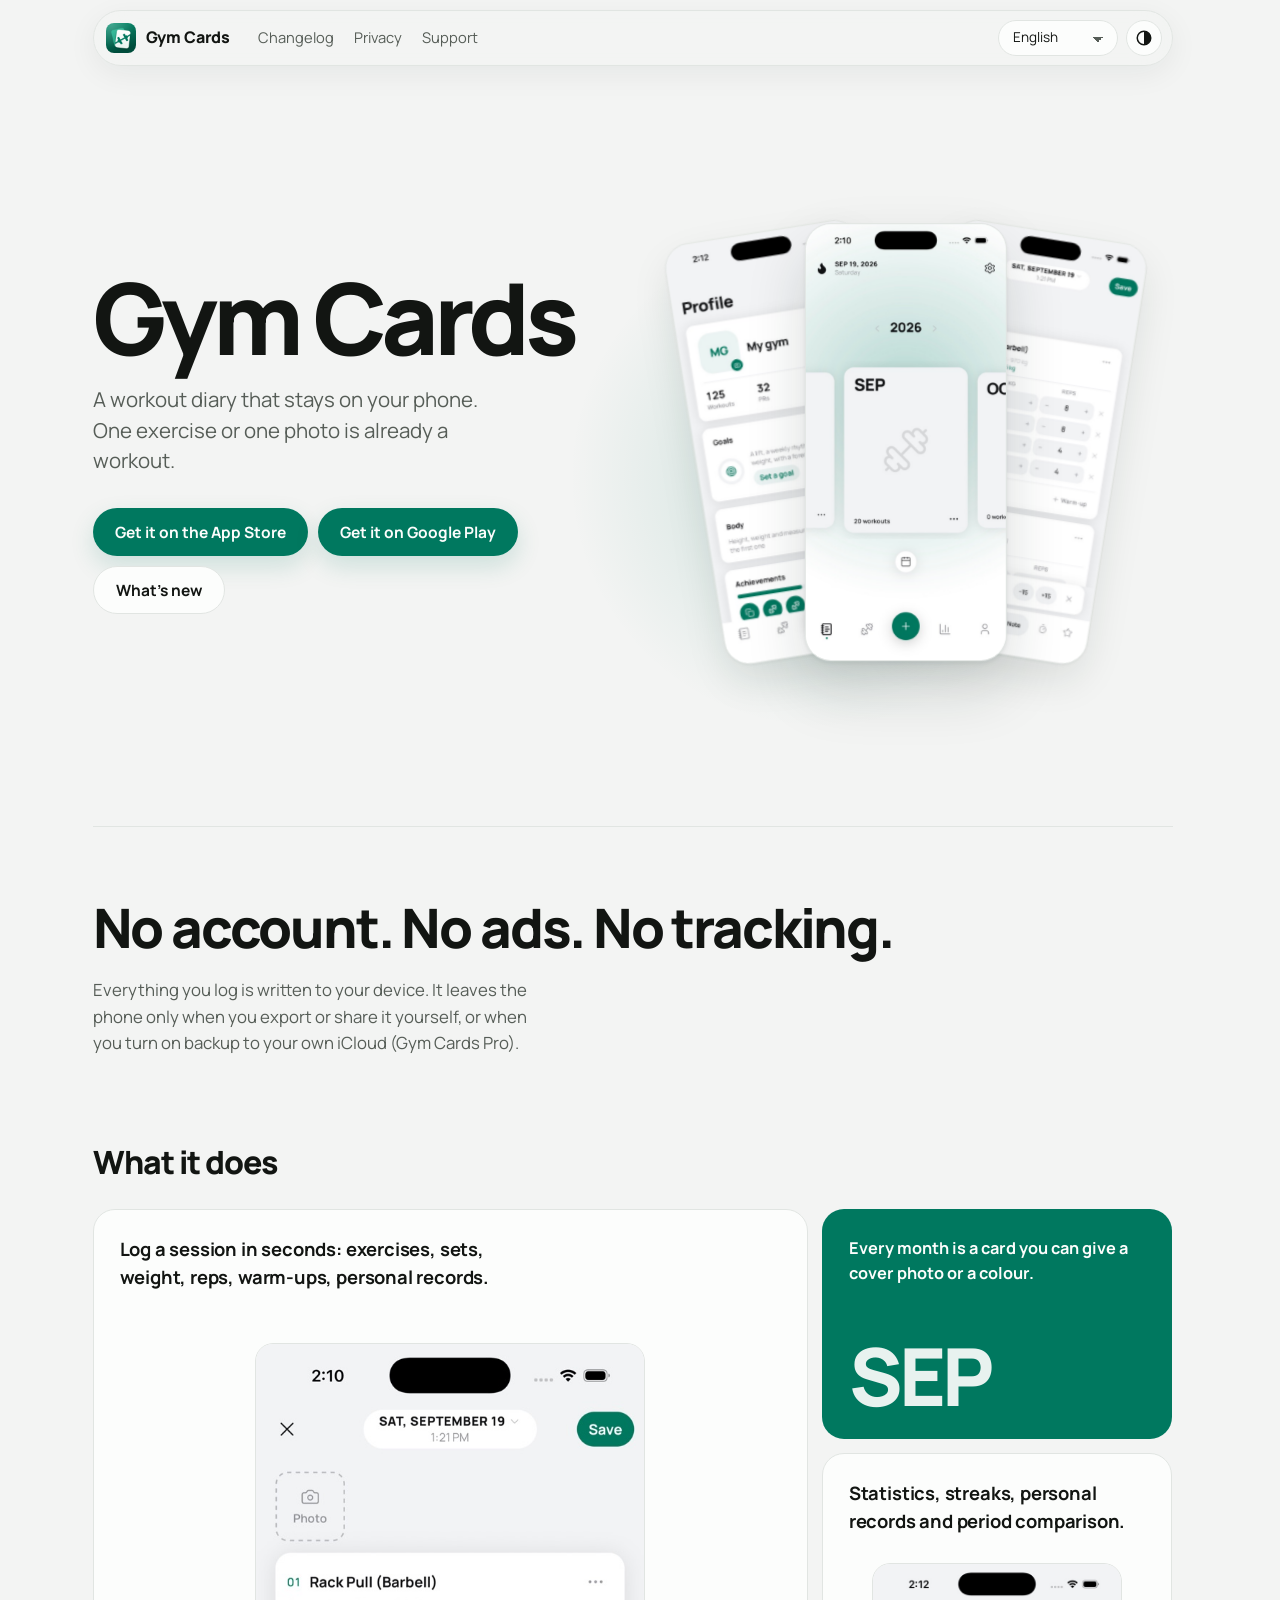
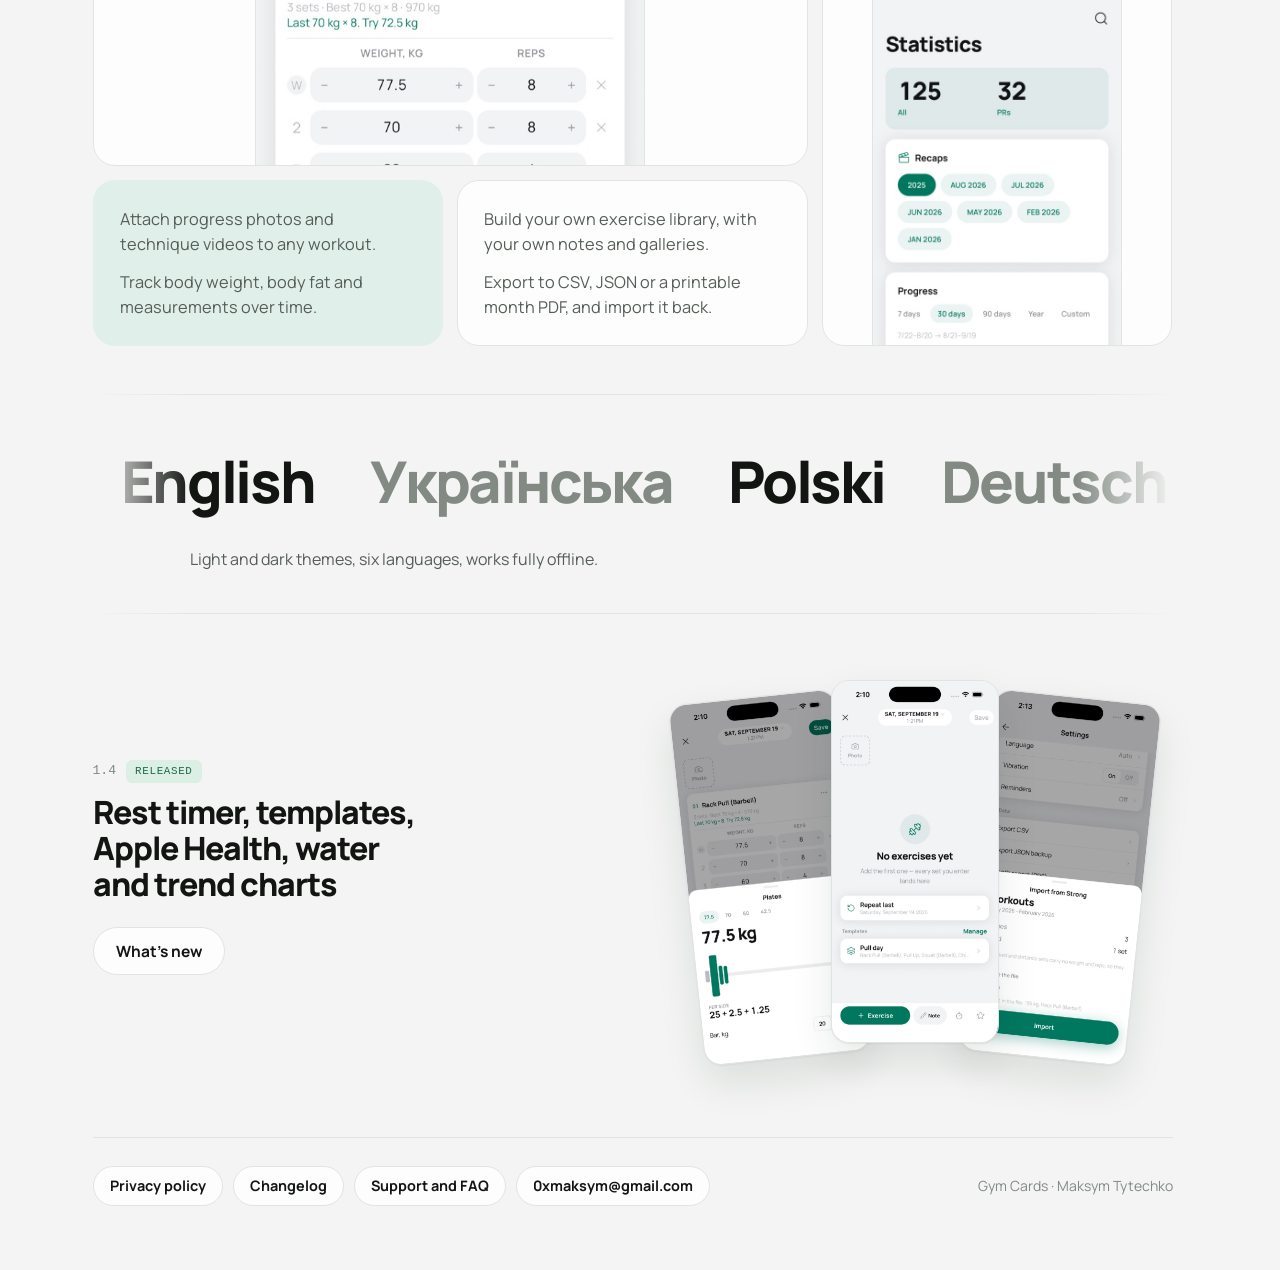
<file: index.html>
<!DOCTYPE html>
<html lang="en" data-title-en="Gym Cards: a workout diary that stays on your phone" data-title-uk="Gym Cards: щоденник тренувань, який лишається у вашому телефоні" data-title-pl="Gym Cards: dziennik treningowy, który zostaje w twoim telefonie" data-title-de="Gym Cards: ein Trainingstagebuch, das auf deinem Handy bleibt" data-title-es="Gym Cards: un diario de entrenamiento que se queda en tu teléfono" data-title-pt-BR="Gym Cards: um diário de treino que fica no seu celular">
<head>
<meta charset="utf-8">
<meta name="viewport" content="width=device-width, initial-scale=1">
<title>Gym Cards: a workout diary that stays on your phone</title>
<meta name="description" content="Gym Cards is an offline workout diary. One exercise or one photo is already a workout. No account, no cloud, no ads.">
<link rel="icon" type="image/png" href="favicon.png">
<link rel="apple-touch-icon" href="apple-touch-icon.png">
<link rel="stylesheet" href="style.css">
<script src="site.js"></script>
</head>
<body>
<main>

<div class="topbar">
  <a class="brand" href="index.html"><img src="apple-touch-icon.png" alt="" width="28" height="28">Gym Cards</a>
  <button type="button" class="menu-toggle" data-menu aria-expanded="false" aria-controls="site-menu" aria-label="Menu"><span></span></button>
  <div class="menu" id="site-menu">
    <div class="menu-inner">
      <nav>
        <a href="changelog.html"><span data-lang="en">Changelog</span><span data-lang="uk" lang="uk">Що нового</span><span data-lang="pl" lang="pl">Zmiany</span><span data-lang="de" lang="de">Änderungen</span><span data-lang="es" lang="es">Novedades</span><span data-lang="pt-BR" lang="pt-BR">Novidades</span></a>
        <a href="privacy.html"><span data-lang="en">Privacy</span><span data-lang="uk" lang="uk">Конфіденційність</span><span data-lang="pl" lang="pl">Prywatność</span><span data-lang="de" lang="de">Datenschutz</span><span data-lang="es" lang="es">Privacidad</span><span data-lang="pt-BR" lang="pt-BR">Privacidade</span></a>
        <a href="support.html"><span data-lang="en">Support</span><span data-lang="uk" lang="uk">Підтримка</span><span data-lang="pl" lang="pl">Pomoc</span><span data-lang="de" lang="de">Hilfe</span><span data-lang="es" lang="es">Ayuda</span><span data-lang="pt-BR" lang="pt-BR">Ajuda</span></a>
      </nav>
      <div class="controls">
        <select class="lang" data-set-lang aria-label="Language">
          <option value="de" lang="de">Deutsch</option>
          <option value="en" lang="en">English</option>
          <option value="es" lang="es">Español</option>
          <option value="pl" lang="pl">Polski</option>
          <option value="pt-BR" lang="pt-BR">Português</option>
          <option value="uk" lang="uk">Українська</option>
        </select>
        <button type="button" class="theme-toggle" data-toggle-theme aria-label="Switch theme">
          <svg viewBox="0 0 24 24" aria-hidden="true"><circle cx="12" cy="12" r="9" fill="none" stroke="currentColor" stroke-width="2"/><path d="M12 3a9 9 0 0 1 0 18z" fill="currentColor"/></svg>
        </button>
      </div>
    </div>
  </div>
</div>

<div data-lang="en">

<section class="hero">
  <div>
    <h1>Gym Cards</h1>
    <p class="lede">A workout diary that stays on your phone. One exercise or one photo is already a workout.</p>
    <div class="actions">
      <a class="button primary" href="https://apps.apple.com/app/id6811351149">Get it on the App Store</a>
      <a class="button primary" href="https://play.google.com/store/apps/details?id=com.stardustlegacy.gymcards">Get it on Google Play</a>
      <a class="button secondary" href="changelog.html">What’s new</a>
    </div>
  </div>
  <div class="deck" data-deck>
    <div class="deck-inner">
      <figure class="card"><img class="shot" src="shots/v11-profile.jpg" alt="Profile card" width="540" height="1174"></figure>
      <figure class="card"><img class="shot" src="shots/v10-journal.jpg" alt="The year as month cards" width="540" height="1174"></figure>
      <figure class="card"><img class="shot" src="shots/v13-rest.jpg" alt="Rest bar over the workout" width="540" height="1174"></figure>
    </div>
  </div>
</section>

<section class="statement">
  <p>No account. No ads. No tracking.<span class="rest">Everything you log is written to your device. It leaves the phone only when you export or share it yourself, or when you turn on backup to your own iCloud (Gym Cards Pro).</span></p>
</section>

<section class="features">
  <h2>What it does</h2>
  <div class="bento">
    <div class="tile tile-log">
      <p>Log a session in seconds: exercises, sets, weight, reps, warm-ups, personal records.</p>
      <figure class="peek"><img class="shot" src="shots/v10-compose.jpg" alt="Logging a workout" width="540" height="1174" loading="lazy"></figure>
    </div>
    <div class="tile tile-month">
      <p>Every month is a card you can give a cover photo or a colour.</p>
      <span class="month" aria-hidden="true">SEP</span>
    </div>
    <div class="tile tile-stats">
      <p>Statistics, streaks, personal records and period comparison.</p>
      <figure class="peek"><img class="shot" src="shots/v12-stats.jpg" alt="Statistics and recaps" width="540" height="1174" loading="lazy"></figure>
    </div>
    <div class="tile tile-body">
      <p>Attach progress photos and technique videos to any workout.</p>
      <p>Track body weight, body fat and measurements over time.</p>
    </div>
    <div class="tile tile-library">
      <p>Build your own exercise library, with your own notes and galleries.</p>
      <p>Export to CSV, JSON or a printable month PDF, and import it back.</p>
    </div>
  </div>
</section>

<section class="languages">
  <div class="track">
    <span>English</span><span>Українська</span><span>Polski</span><span>Deutsch</span><span>Español</span><span>Português</span><span aria-hidden="true">English</span><span aria-hidden="true">Українська</span><span aria-hidden="true">Polski</span><span aria-hidden="true">Deutsch</span><span aria-hidden="true">Español</span><span aria-hidden="true">Português</span>
  </div>
  <p class="caption">Light and dark themes, six languages, works fully offline.</p>
</section>

<section class="teaser">
  <div>
    <div class="head"><span class="version">1.4</span><span class="status store">Released</span></div>
    <h2>Rest timer, templates, Apple Health, water and trend charts</h2>
    <a class="button secondary" href="changelog.html">What’s new</a>
  </div>
  <div class="fan">
    <figure class="fanned"><img class="shot" src="shots/v13-plates.jpg" alt="Plates per side" width="540" height="1174" loading="lazy"></figure>
    <figure class="fanned"><img class="shot" src="shots/v13-templates.jpg" alt="Start from a template" width="540" height="1174" loading="lazy"></figure>
    <figure class="fanned"><img class="shot" src="shots/v13-import.jpg" alt="Import preview" width="540" height="1174" loading="lazy"></figure>
  </div>
</section>

<div class="site-end">
  <ul class="links"><li><a href="privacy.html">Privacy policy</a></li>
  <li><a href="changelog.html">Changelog</a></li>
  <li><a href="support.html">Support and FAQ</a></li>
  <li><a href="mailto:0xmaksym@gmail.com">0xmaksym@gmail.com</a></li></ul>
  <p>Gym Cards · Maksym Tytechko</p>
</div>

</div>

<div data-lang="uk" lang="uk" id="uk">

<section class="hero">
  <div>
    <h1>Gym Cards</h1>
    <p class="lede">Щоденник тренувань, який лишається у вашому телефоні. Одна вправа або одне фото вже є тренуванням.</p>
    <div class="actions">
      <a class="button primary" href="https://apps.apple.com/app/id6811351149">Завантажити в App Store</a>
      <a class="button primary" href="https://play.google.com/store/apps/details?id=com.stardustlegacy.gymcards">Завантажити з Google Play</a>
      <a class="button secondary" href="changelog.html">Що нового</a>
    </div>
  </div>
  <div class="deck" data-deck>
    <div class="deck-inner">
      <figure class="card"><img class="shot" src="shots/v11-profile.jpg" alt="Картка профілю" width="540" height="1174"></figure>
      <figure class="card"><img class="shot" src="shots/v10-journal.jpg" alt="Рік як картки місяців" width="540" height="1174"></figure>
      <figure class="card"><img class="shot" src="shots/v13-rest.jpg" alt="Таймер відпочинку поверх запису" width="540" height="1174"></figure>
    </div>
  </div>
</section>

<section class="statement">
  <p>Без акаунта. Без реклами. Без відстеження.<span class="rest">Усе, що ви записуєте, зберігається на пристрої. Воно залишає телефон, лише коли ви самі експортуєте чи поширюєте його або вмикаєте бекап у власний iCloud (Gym Cards Pro).</span></p>
</section>

<section class="features">
  <h2>Що вміє</h2>
  <div class="bento">
    <div class="tile tile-log">
      <p>Запис тренування за секунди: вправи, підходи, вага, повторення, розминка, особисті рекорди.</p>
      <figure class="peek"><img class="shot" src="shots/v10-compose.jpg" alt="Запис тренування" width="540" height="1174" loading="lazy"></figure>
    </div>
    <div class="tile tile-month">
      <p>Кожен місяць стає карткою, якій можна дати обкладинку-фото або колір.</p>
      <span class="month" aria-hidden="true">ВЕР</span>
    </div>
    <div class="tile tile-stats">
      <p>Статистика, серії, особисті рекорди й порівняння періодів.</p>
      <figure class="peek"><img class="shot" src="shots/v12-stats.jpg" alt="Статистика й підсумки" width="540" height="1174" loading="lazy"></figure>
    </div>
    <div class="tile tile-body">
      <p>Фото прогресу й відео техніки до будь-якого тренування.</p>
      <p>Вага, відсоток жиру й обхвати в часі.</p>
    </div>
    <div class="tile tile-library">
      <p>Власна бібліотека вправ із вашими нотатками й галереями.</p>
      <p>Експорт у CSV, JSON або PDF місяця на друк, а потім імпорт назад.</p>
    </div>
  </div>
</section>

<section class="languages">
  <div class="track">
    <span>English</span><span>Українська</span><span>Polski</span><span>Deutsch</span><span>Español</span><span>Português</span><span aria-hidden="true">English</span><span aria-hidden="true">Українська</span><span aria-hidden="true">Polski</span><span aria-hidden="true">Deutsch</span><span aria-hidden="true">Español</span><span aria-hidden="true">Português</span>
  </div>
  <p class="caption">Світла й темна теми, шість мов, повністю офлайн.</p>
</section>

<section class="teaser">
  <div>
    <div class="head"><span class="version">1.4</span><span class="status store">Випущено</span></div>
    <h2>Таймер відпочинку, шаблони, Apple Health, вода й графіки динаміки</h2>
    <a class="button secondary" href="changelog.html">Що нового</a>
  </div>
  <div class="fan">
    <figure class="fanned"><img class="shot" src="shots/v13-plates.jpg" alt="Диски на кожен бік" width="540" height="1174" loading="lazy"></figure>
    <figure class="fanned"><img class="shot" src="shots/v13-templates.jpg" alt="Старт із шаблону" width="540" height="1174" loading="lazy"></figure>
    <figure class="fanned"><img class="shot" src="shots/v13-import.jpg" alt="Прев&#x27;ю імпорту" width="540" height="1174" loading="lazy"></figure>
  </div>
</section>

<div class="site-end">
  <ul class="links"><li><a href="privacy.html">Політика конфіденційності</a></li>
  <li><a href="changelog.html">Історія версій</a></li>
  <li><a href="support.html">Підтримка й часті питання</a></li>
  <li><a href="mailto:0xmaksym@gmail.com">0xmaksym@gmail.com</a></li></ul>
  <p>Gym Cards · Титечко Максим</p>
</div>

</div>

<div data-lang="pl" lang="pl" id="pl">

<section class="hero">
  <div>
    <h1>Gym Cards</h1>
    <p class="lede">Dziennik treningowy, który zostaje w twoim telefonie. Jedno ćwiczenie albo jedno zdjęcie to już trening.</p>
    <div class="actions">
      <a class="button primary" href="https://apps.apple.com/app/id6811351149">Pobierz z App Store</a>
      <a class="button primary" href="https://play.google.com/store/apps/details?id=com.stardustlegacy.gymcards">Pobierz z Google Play</a>
      <a class="button secondary" href="changelog.html">Co nowego</a>
    </div>
  </div>
  <div class="deck" data-deck>
    <div class="deck-inner">
      <figure class="card"><img class="shot" src="shots/v11-profile.jpg" alt="Karta profilu" width="540" height="1174"></figure>
      <figure class="card"><img class="shot" src="shots/v10-journal.jpg" alt="Rok jako karty miesięcy" width="540" height="1174"></figure>
      <figure class="card"><img class="shot" src="shots/v13-rest.jpg" alt="Przerwa nad zapisem treningu" width="540" height="1174"></figure>
    </div>
  </div>
</section>

<section class="statement">
  <p>Bez konta. Bez reklam. Bez śledzenia.<span class="rest">Wszystko, co zapisujesz, trafia na twoje urządzenie. Opuszcza telefon tylko wtedy, gdy samodzielnie to eksportujesz lub udostępniasz albo gdy włączysz kopię zapasową na twój własny iCloud (Gym Cards Pro).</span></p>
</section>

<section class="features">
  <h2>Co potrafi</h2>
  <div class="bento">
    <div class="tile tile-log">
      <p>Zapis treningu w kilka sekund: ćwiczenia, serie, ciężar, powtórzenia, rozgrzewka, rekordy życiowe.</p>
      <figure class="peek"><img class="shot" src="shots/v10-compose.jpg" alt="Zapisywanie treningu" width="540" height="1174" loading="lazy"></figure>
    </div>
    <div class="tile tile-month">
      <p>Każdy miesiąc to karta, której możesz dać zdjęcie na okładkę albo kolor.</p>
      <span class="month" aria-hidden="true">WRZ</span>
    </div>
    <div class="tile tile-stats">
      <p>Statystyki, passy, rekordy życiowe i porównanie okresów.</p>
      <figure class="peek"><img class="shot" src="shots/v12-stats.jpg" alt="Statystyki i podsumowania" width="540" height="1174" loading="lazy"></figure>
    </div>
    <div class="tile tile-body">
      <p>Zdjęcia postępów i filmy z techniką przy dowolnym treningu.</p>
      <p>Waga ciała, tkanka tłuszczowa i obwody w czasie.</p>
    </div>
    <div class="tile tile-library">
      <p>Własna biblioteka ćwiczeń z twoimi notatkami i galeriami.</p>
      <p>Eksport do CSV, JSON albo miesięcznego PDF do druku, a potem import z powrotem.</p>
    </div>
  </div>
</section>

<section class="languages">
  <div class="track">
    <span>English</span><span>Українська</span><span>Polski</span><span>Deutsch</span><span>Español</span><span>Português</span><span aria-hidden="true">English</span><span aria-hidden="true">Українська</span><span aria-hidden="true">Polski</span><span aria-hidden="true">Deutsch</span><span aria-hidden="true">Español</span><span aria-hidden="true">Português</span>
  </div>
  <p class="caption">Jasny i ciemny tryb, sześć języków, działa w pełni offline.</p>
</section>

<section class="teaser">
  <div>
    <div class="head"><span class="version">1.4</span><span class="status store">Wydana</span></div>
    <h2>Licznik przerwy, szablony, Apple Health, woda i wykresy trendów</h2>
    <a class="button secondary" href="changelog.html">Co nowego</a>
  </div>
  <div class="fan">
    <figure class="fanned"><img class="shot" src="shots/v13-plates.jpg" alt="Talerze na każdą stronę" width="540" height="1174" loading="lazy"></figure>
    <figure class="fanned"><img class="shot" src="shots/v13-templates.jpg" alt="Start z szablonu" width="540" height="1174" loading="lazy"></figure>
    <figure class="fanned"><img class="shot" src="shots/v13-import.jpg" alt="Podgląd importu" width="540" height="1174" loading="lazy"></figure>
  </div>
</section>

<div class="site-end">
  <ul class="links"><li><a href="privacy.html">Polityka prywatności</a></li>
  <li><a href="changelog.html">Historia wersji</a></li>
  <li><a href="support.html">Pomoc i FAQ</a></li>
  <li><a href="mailto:0xmaksym@gmail.com">0xmaksym@gmail.com</a></li></ul>
  <p>Gym Cards · Maksym Tytechko</p>
</div>

</div>

<div data-lang="de" lang="de" id="de">

<section class="hero">
  <div>
    <h1>Gym Cards</h1>
    <p class="lede">Ein Trainingstagebuch, das auf deinem Handy bleibt. Eine Übung oder ein Foto ist schon ein Training.</p>
    <div class="actions">
      <a class="button primary" href="https://apps.apple.com/app/id6811351149">Im App Store laden</a>
      <a class="button primary" href="https://play.google.com/store/apps/details?id=com.stardustlegacy.gymcards">Jetzt bei Google Play</a>
      <a class="button secondary" href="changelog.html">Was ist neu</a>
    </div>
  </div>
  <div class="deck" data-deck>
    <div class="deck-inner">
      <figure class="card"><img class="shot" src="shots/v11-profile.jpg" alt="Profilkarte" width="540" height="1174"></figure>
      <figure class="card"><img class="shot" src="shots/v10-journal.jpg" alt="Das Jahr als Monatskarten" width="540" height="1174"></figure>
      <figure class="card"><img class="shot" src="shots/v13-rest.jpg" alt="Pausenleiste über dem Training" width="540" height="1174"></figure>
    </div>
  </div>
</section>

<section class="statement">
  <p>Kein Konto. Keine Werbung. Kein Tracking.<span class="rest">Alles, was du einträgst, wird auf deinem Gerät gespeichert. Es verlässt das Handy nur, wenn du es selbst exportierst oder teilst oder wenn du das Backup in deine eigene iCloud einschaltest (Gym Cards Pro).</span></p>
</section>

<section class="features">
  <h2>Was die App kann</h2>
  <div class="bento">
    <div class="tile tile-log">
      <p>Ein Training in Sekunden eintragen: Übungen, Sätze, Gewicht, Wiederholungen, Aufwärmsätze, persönliche Rekorde.</p>
      <figure class="peek"><img class="shot" src="shots/v10-compose.jpg" alt="Training erfassen" width="540" height="1174" loading="lazy"></figure>
    </div>
    <div class="tile tile-month">
      <p>Jeder Monat ist eine Karte, der du ein Titelbild oder eine Farbe geben kannst.</p>
      <span class="month" aria-hidden="true">SEP</span>
    </div>
    <div class="tile tile-stats">
      <p>Statistik, Serien, persönliche Rekorde und Vergleich von Zeiträumen.</p>
      <figure class="peek"><img class="shot" src="shots/v12-stats.jpg" alt="Statistik und Rückblicke" width="540" height="1174" loading="lazy"></figure>
    </div>
    <div class="tile tile-body">
      <p>Fortschrittsfotos und Technikvideos an jedes Training anhängen.</p>
      <p>Körpergewicht, Körperfett und Maße über die Zeit verfolgen.</p>
    </div>
    <div class="tile tile-library">
      <p>Deine eigene Übungsbibliothek, mit deinen Notizen und Galerien.</p>
      <p>Export als CSV, JSON oder druckbares Monats-PDF, und Import zurück in die App.</p>
    </div>
  </div>
</section>

<section class="languages">
  <div class="track">
    <span>English</span><span>Українська</span><span>Polski</span><span>Deutsch</span><span>Español</span><span>Português</span><span aria-hidden="true">English</span><span aria-hidden="true">Українська</span><span aria-hidden="true">Polski</span><span aria-hidden="true">Deutsch</span><span aria-hidden="true">Español</span><span aria-hidden="true">Português</span>
  </div>
  <p class="caption">Heller und dunkler Modus, sechs Sprachen, funktioniert komplett offline.</p>
</section>

<section class="teaser">
  <div>
    <div class="head"><span class="version">1.4</span><span class="status store">Veröffentlicht</span></div>
    <h2>Pausentimer, Vorlagen, Apple Health, Wasser und Verlaufsdiagramme</h2>
    <a class="button secondary" href="changelog.html">Was ist neu</a>
  </div>
  <div class="fan">
    <figure class="fanned"><img class="shot" src="shots/v13-plates.jpg" alt="Scheiben pro Seite" width="540" height="1174" loading="lazy"></figure>
    <figure class="fanned"><img class="shot" src="shots/v13-templates.jpg" alt="Start aus einer Vorlage" width="540" height="1174" loading="lazy"></figure>
    <figure class="fanned"><img class="shot" src="shots/v13-import.jpg" alt="Importvorschau" width="540" height="1174" loading="lazy"></figure>
  </div>
</section>

<div class="site-end">
  <ul class="links"><li><a href="privacy.html">Datenschutzerklärung</a></li>
  <li><a href="changelog.html">Versionsverlauf</a></li>
  <li><a href="support.html">Hilfe und FAQ</a></li>
  <li><a href="mailto:0xmaksym@gmail.com">0xmaksym@gmail.com</a></li></ul>
  <p>Gym Cards · Maksym Tytechko</p>
</div>

</div>

<div data-lang="es" lang="es" id="es">

<section class="hero">
  <div>
    <h1>Gym Cards</h1>
    <p class="lede">Un diario de entrenamiento que se queda en tu teléfono. Un ejercicio o una foto ya cuentan como entrenamiento.</p>
    <div class="actions">
      <a class="button primary" href="https://apps.apple.com/app/id6811351149">Descargar en la App Store</a>
      <a class="button primary" href="https://play.google.com/store/apps/details?id=com.stardustlegacy.gymcards">Disponible en Google Play</a>
      <a class="button secondary" href="changelog.html">Novedades</a>
    </div>
  </div>
  <div class="deck" data-deck>
    <div class="deck-inner">
      <figure class="card"><img class="shot" src="shots/v11-profile.jpg" alt="Tarjeta de perfil" width="540" height="1174"></figure>
      <figure class="card"><img class="shot" src="shots/v10-journal.jpg" alt="El año en tarjetas de meses" width="540" height="1174"></figure>
      <figure class="card"><img class="shot" src="shots/v13-rest.jpg" alt="Descanso sobre el entrenamiento" width="540" height="1174"></figure>
    </div>
  </div>
</section>

<section class="statement">
  <p>Sin cuenta. Sin anuncios. Sin rastreo.<span class="rest">Todo lo que registras se guarda en tu dispositivo. Solo sale del teléfono cuando lo exportas o lo compartes tú, o cuando activas la copia de seguridad en tu propio iCloud (Gym Cards Pro).</span></p>
</section>

<section class="features">
  <h2>Qué hace</h2>
  <div class="bento">
    <div class="tile tile-log">
      <p>Registra una sesión en segundos: ejercicios, series, peso, repeticiones, calentamientos y récords personales.</p>
      <figure class="peek"><img class="shot" src="shots/v10-compose.jpg" alt="Registrar un entrenamiento" width="540" height="1174" loading="lazy"></figure>
    </div>
    <div class="tile tile-month">
      <p>Cada mes es una tarjeta a la que puedes ponerle una foto de portada o un color.</p>
      <span class="month" aria-hidden="true">SEP</span>
    </div>
    <div class="tile tile-stats">
      <p>Estadísticas, rachas, récords personales y comparación de periodos.</p>
      <figure class="peek"><img class="shot" src="shots/v12-stats.jpg" alt="Estadísticas y resúmenes" width="540" height="1174" loading="lazy"></figure>
    </div>
    <div class="tile tile-body">
      <p>Añade fotos de progreso y videos de técnica a cualquier entrenamiento.</p>
      <p>Sigue tu peso, tu grasa corporal y tus medidas a lo largo del tiempo.</p>
    </div>
    <div class="tile tile-library">
      <p>Crea tu propia biblioteca de ejercicios, con tus notas y tus galerías.</p>
      <p>Exporta a CSV, JSON o un PDF del mes para imprimir, y vuelve a importarlo.</p>
    </div>
  </div>
</section>

<section class="languages">
  <div class="track">
    <span>English</span><span>Українська</span><span>Polski</span><span>Deutsch</span><span>Español</span><span>Português</span><span aria-hidden="true">English</span><span aria-hidden="true">Українська</span><span aria-hidden="true">Polski</span><span aria-hidden="true">Deutsch</span><span aria-hidden="true">Español</span><span aria-hidden="true">Português</span>
  </div>
  <p class="caption">Temas claro y oscuro, seis idiomas y funciona totalmente sin conexión.</p>
</section>

<section class="teaser">
  <div>
    <div class="head"><span class="version">1.4</span><span class="status store">Publicada</span></div>
    <h2>Temporizador de descanso, plantillas, Apple Health, agua y gráficos de tendencia</h2>
    <a class="button secondary" href="changelog.html">Novedades</a>
  </div>
  <div class="fan">
    <figure class="fanned"><img class="shot" src="shots/v13-plates.jpg" alt="Discos por lado" width="540" height="1174" loading="lazy"></figure>
    <figure class="fanned"><img class="shot" src="shots/v13-templates.jpg" alt="Empezar desde una plantilla" width="540" height="1174" loading="lazy"></figure>
    <figure class="fanned"><img class="shot" src="shots/v13-import.jpg" alt="Vista previa de la importación" width="540" height="1174" loading="lazy"></figure>
  </div>
</section>

<div class="site-end">
  <ul class="links"><li><a href="privacy.html">Política de privacidad</a></li>
  <li><a href="changelog.html">Historial de versiones</a></li>
  <li><a href="support.html">Ayuda y preguntas frecuentes</a></li>
  <li><a href="mailto:0xmaksym@gmail.com">0xmaksym@gmail.com</a></li></ul>
  <p>Gym Cards · Maksym Tytechko</p>
</div>

</div>

<div data-lang="pt-BR" lang="pt-BR" id="pt-BR">

<section class="hero">
  <div>
    <h1>Gym Cards</h1>
    <p class="lede">Um diário de treino que fica no seu celular. Um exercício ou uma foto já vale como treino.</p>
    <div class="actions">
      <a class="button primary" href="https://apps.apple.com/app/id6811351149">Baixar na App Store</a>
      <a class="button primary" href="https://play.google.com/store/apps/details?id=com.stardustlegacy.gymcards">Disponível no Google Play</a>
      <a class="button secondary" href="changelog.html">Novidades</a>
    </div>
  </div>
  <div class="deck" data-deck>
    <div class="deck-inner">
      <figure class="card"><img class="shot" src="shots/v11-profile.jpg" alt="Cartão de perfil" width="540" height="1174"></figure>
      <figure class="card"><img class="shot" src="shots/v10-journal.jpg" alt="O ano em cartões de meses" width="540" height="1174"></figure>
      <figure class="card"><img class="shot" src="shots/v13-rest.jpg" alt="Descanso sobre o treino" width="540" height="1174"></figure>
    </div>
  </div>
</section>

<section class="statement">
  <p>Sem conta. Sem anúncios. Sem rastreamento.<span class="rest">Tudo o que você registra fica gravado no seu aparelho. Só sai do celular quando você exporta ou compartilha por conta própria, ou quando ativa o backup no seu próprio iCloud (Gym Cards Pro).</span></p>
</section>

<section class="features">
  <h2>O que ele faz</h2>
  <div class="bento">
    <div class="tile tile-log">
      <p>Registre um treino em segundos: exercícios, séries, peso, repetições, aquecimento, recordes pessoais.</p>
      <figure class="peek"><img class="shot" src="shots/v10-compose.jpg" alt="Registrando um treino" width="540" height="1174" loading="lazy"></figure>
    </div>
    <div class="tile tile-month">
      <p>Cada mês é um card, e você pode dar a ele uma foto de capa ou uma cor.</p>
      <span class="month" aria-hidden="true">SET</span>
    </div>
    <div class="tile tile-stats">
      <p>Estatísticas, sequências, recordes pessoais e comparação de períodos.</p>
      <figure class="peek"><img class="shot" src="shots/v12-stats.jpg" alt="Estatísticas e retrospectivas" width="540" height="1174" loading="lazy"></figure>
    </div>
    <div class="tile tile-body">
      <p>Adicione fotos de progresso e vídeos de técnica a qualquer treino.</p>
      <p>Acompanhe peso corporal, gordura corporal e medidas ao longo do tempo.</p>
    </div>
    <div class="tile tile-library">
      <p>Monte sua própria biblioteca de exercícios, com suas notas e galerias.</p>
      <p>Exporte para CSV, JSON ou um PDF do mês para imprimir, e importe de volta.</p>
    </div>
  </div>
</section>

<section class="languages">
  <div class="track">
    <span>English</span><span>Українська</span><span>Polski</span><span>Deutsch</span><span>Español</span><span>Português</span><span aria-hidden="true">English</span><span aria-hidden="true">Українська</span><span aria-hidden="true">Polski</span><span aria-hidden="true">Deutsch</span><span aria-hidden="true">Español</span><span aria-hidden="true">Português</span>
  </div>
  <p class="caption">Temas claro e escuro, seis idiomas, funciona totalmente offline.</p>
</section>

<section class="teaser">
  <div>
    <div class="head"><span class="version">1.4</span><span class="status store">Publicada</span></div>
    <h2>Timer de descanso, modelos, Apple Health, água e gráficos de tendência</h2>
    <a class="button secondary" href="changelog.html">Novidades</a>
  </div>
  <div class="fan">
    <figure class="fanned"><img class="shot" src="shots/v13-plates.jpg" alt="Anilhas de cada lado" width="540" height="1174" loading="lazy"></figure>
    <figure class="fanned"><img class="shot" src="shots/v13-templates.jpg" alt="Começar por um modelo" width="540" height="1174" loading="lazy"></figure>
    <figure class="fanned"><img class="shot" src="shots/v13-import.jpg" alt="Prévia da importação" width="540" height="1174" loading="lazy"></figure>
  </div>
</section>

<div class="site-end">
  <ul class="links"><li><a href="privacy.html">Política de privacidade</a></li>
  <li><a href="changelog.html">Histórico de versões</a></li>
  <li><a href="support.html">Ajuda e perguntas frequentes</a></li>
  <li><a href="mailto:0xmaksym@gmail.com">0xmaksym@gmail.com</a></li></ul>
  <p>Gym Cards · Maksym Tytechko</p>
</div>

</div>

</main>
</body>
</html>
</file>
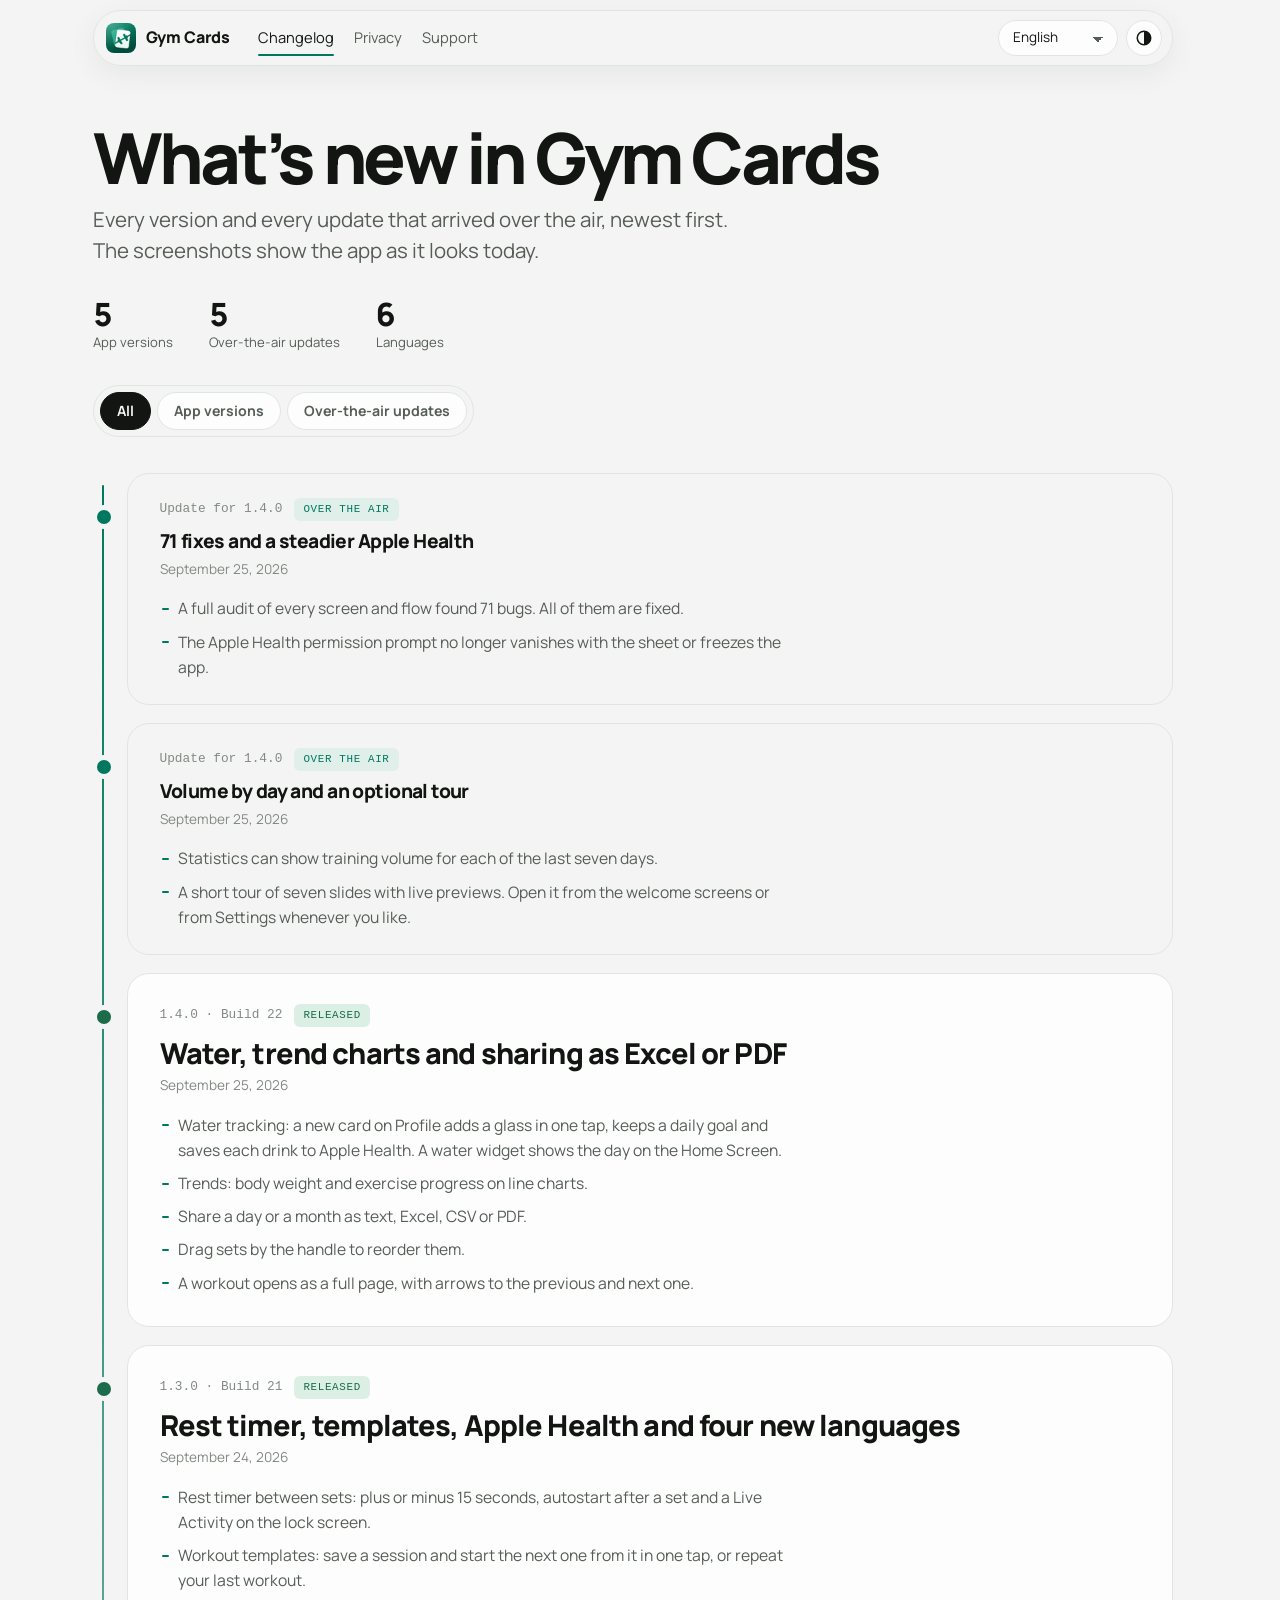
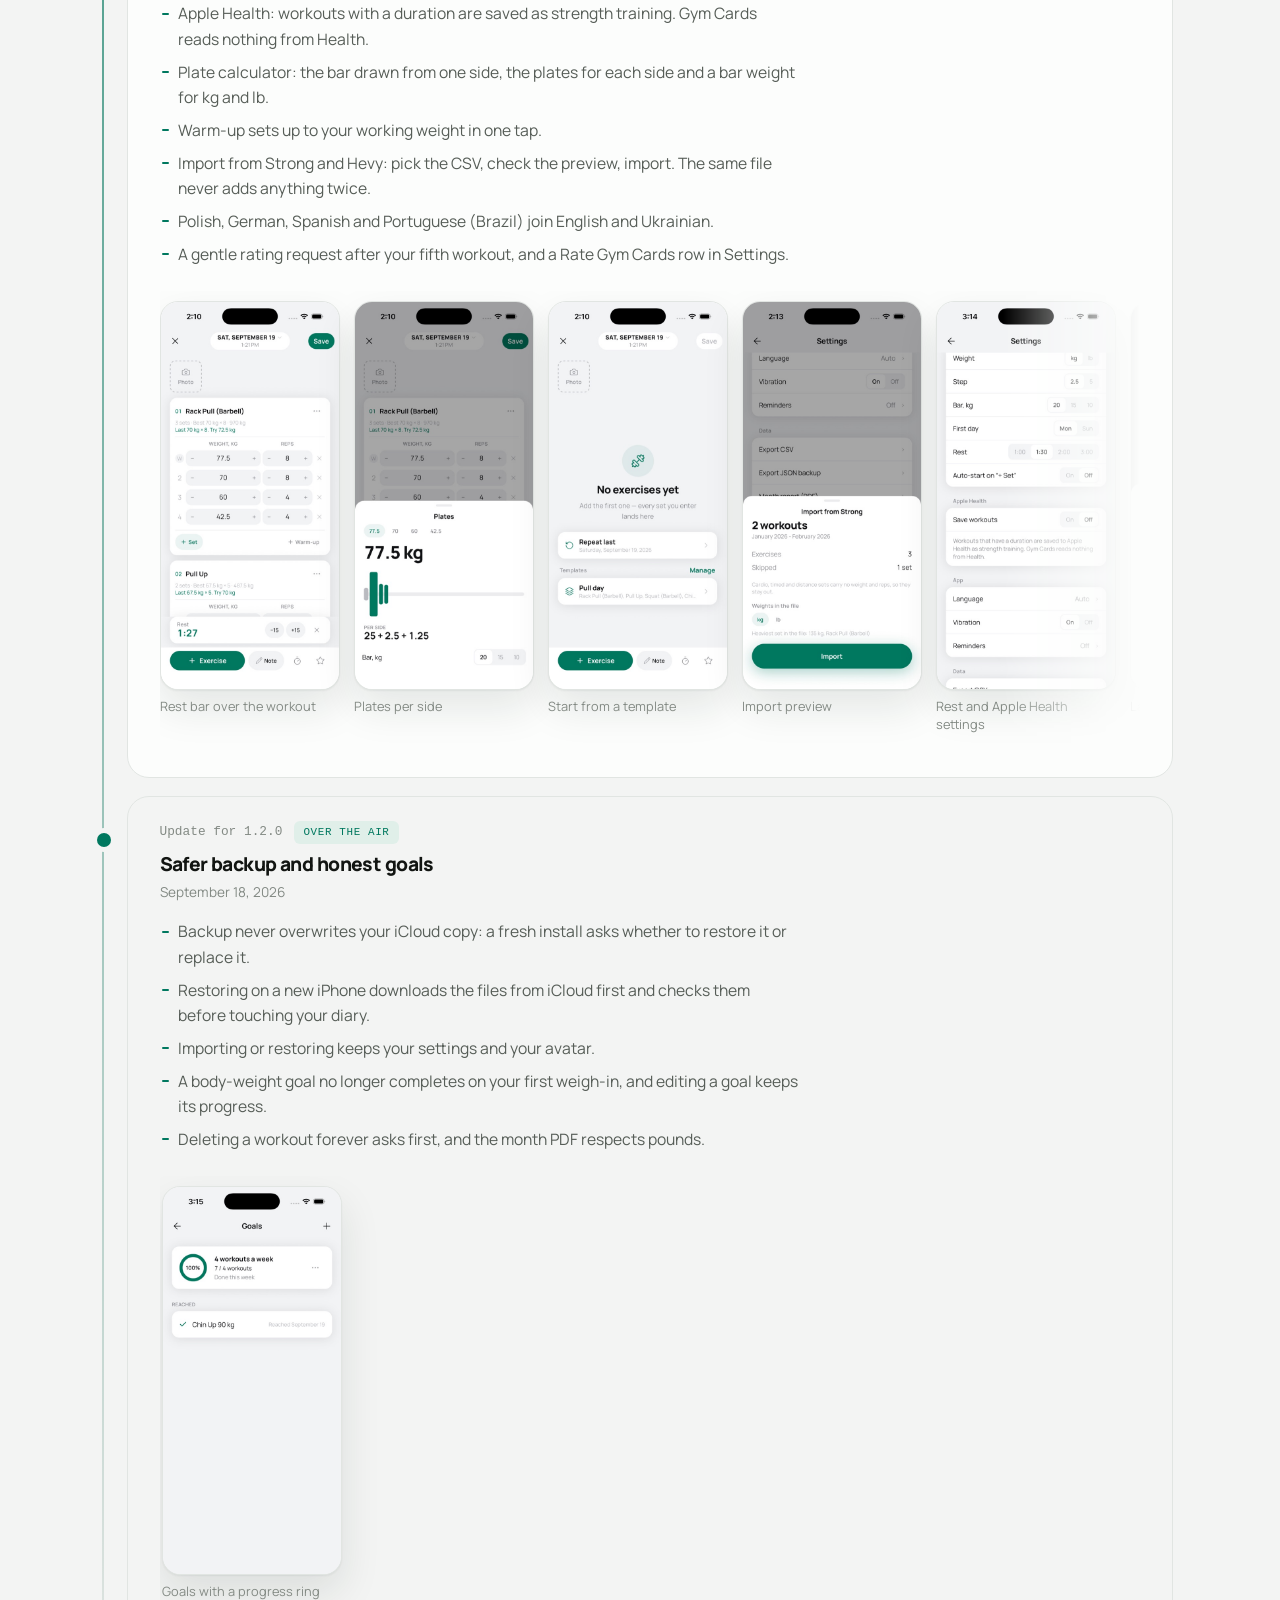
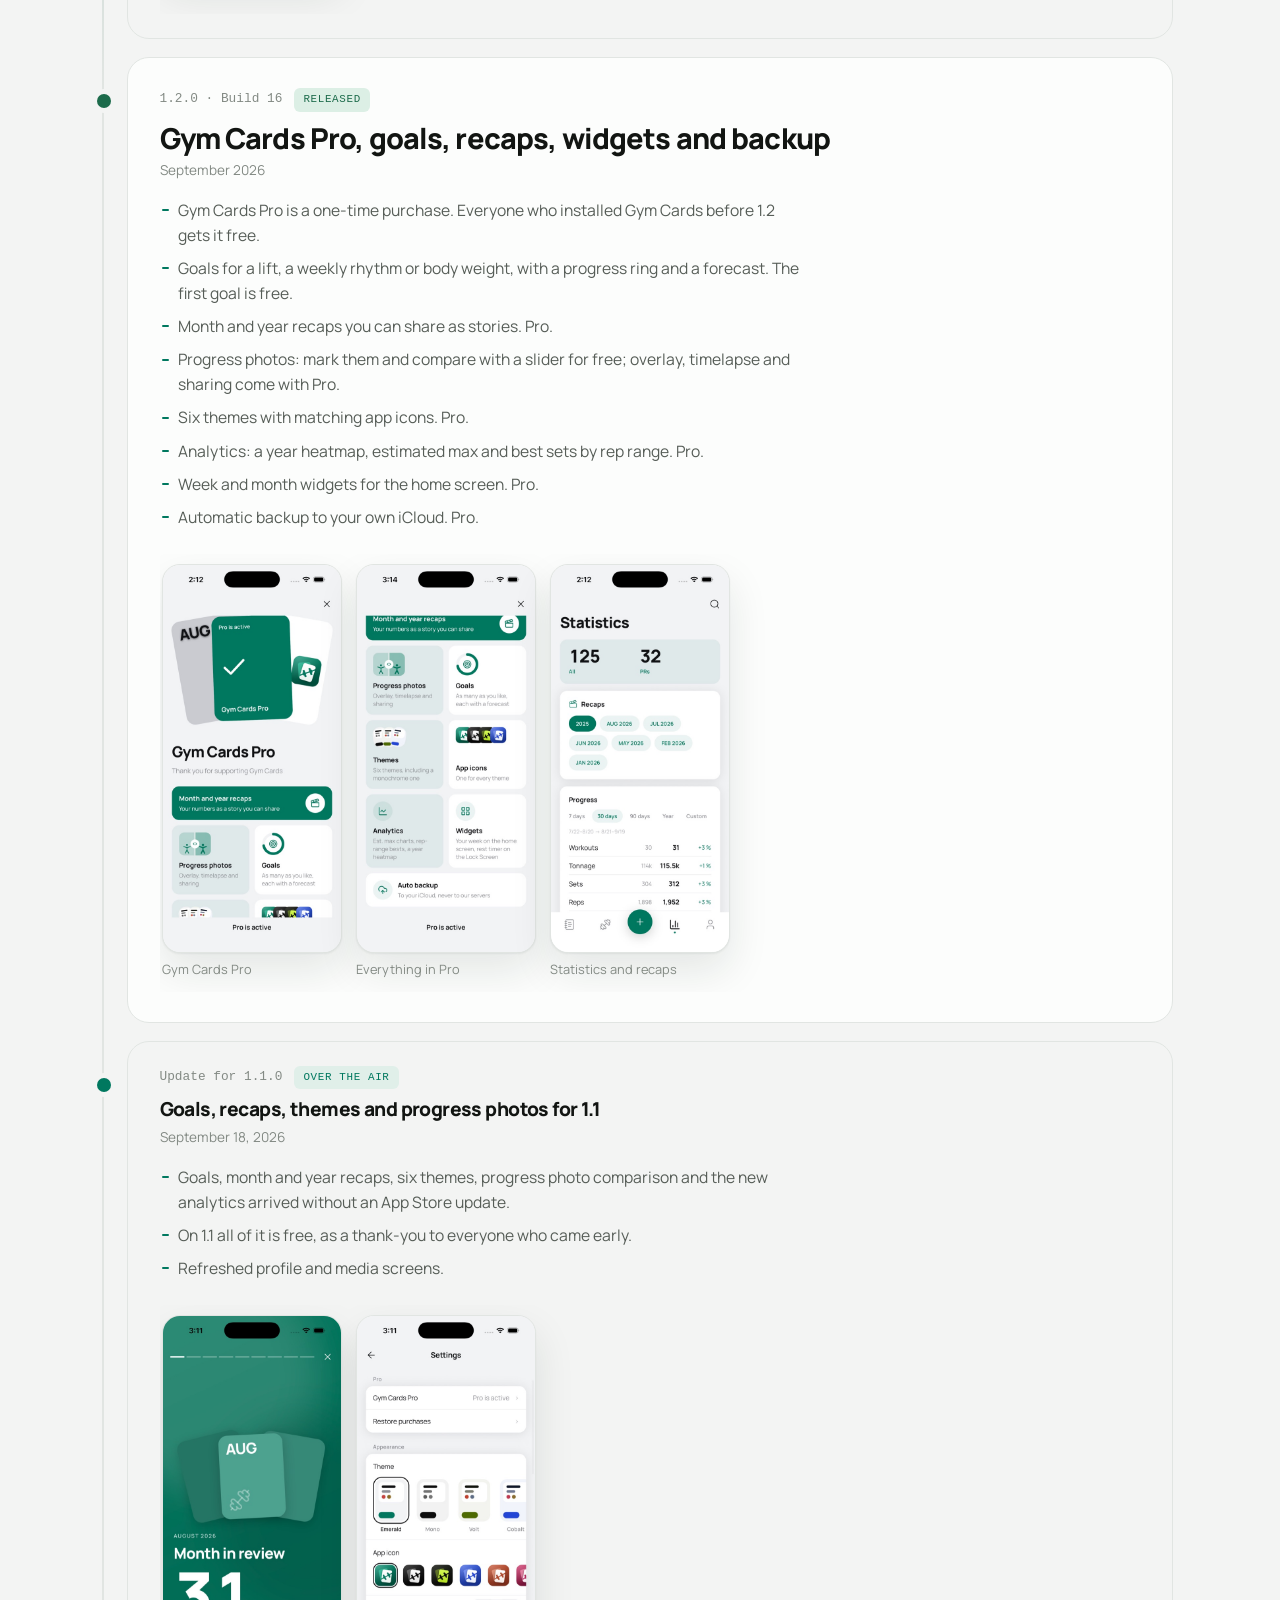
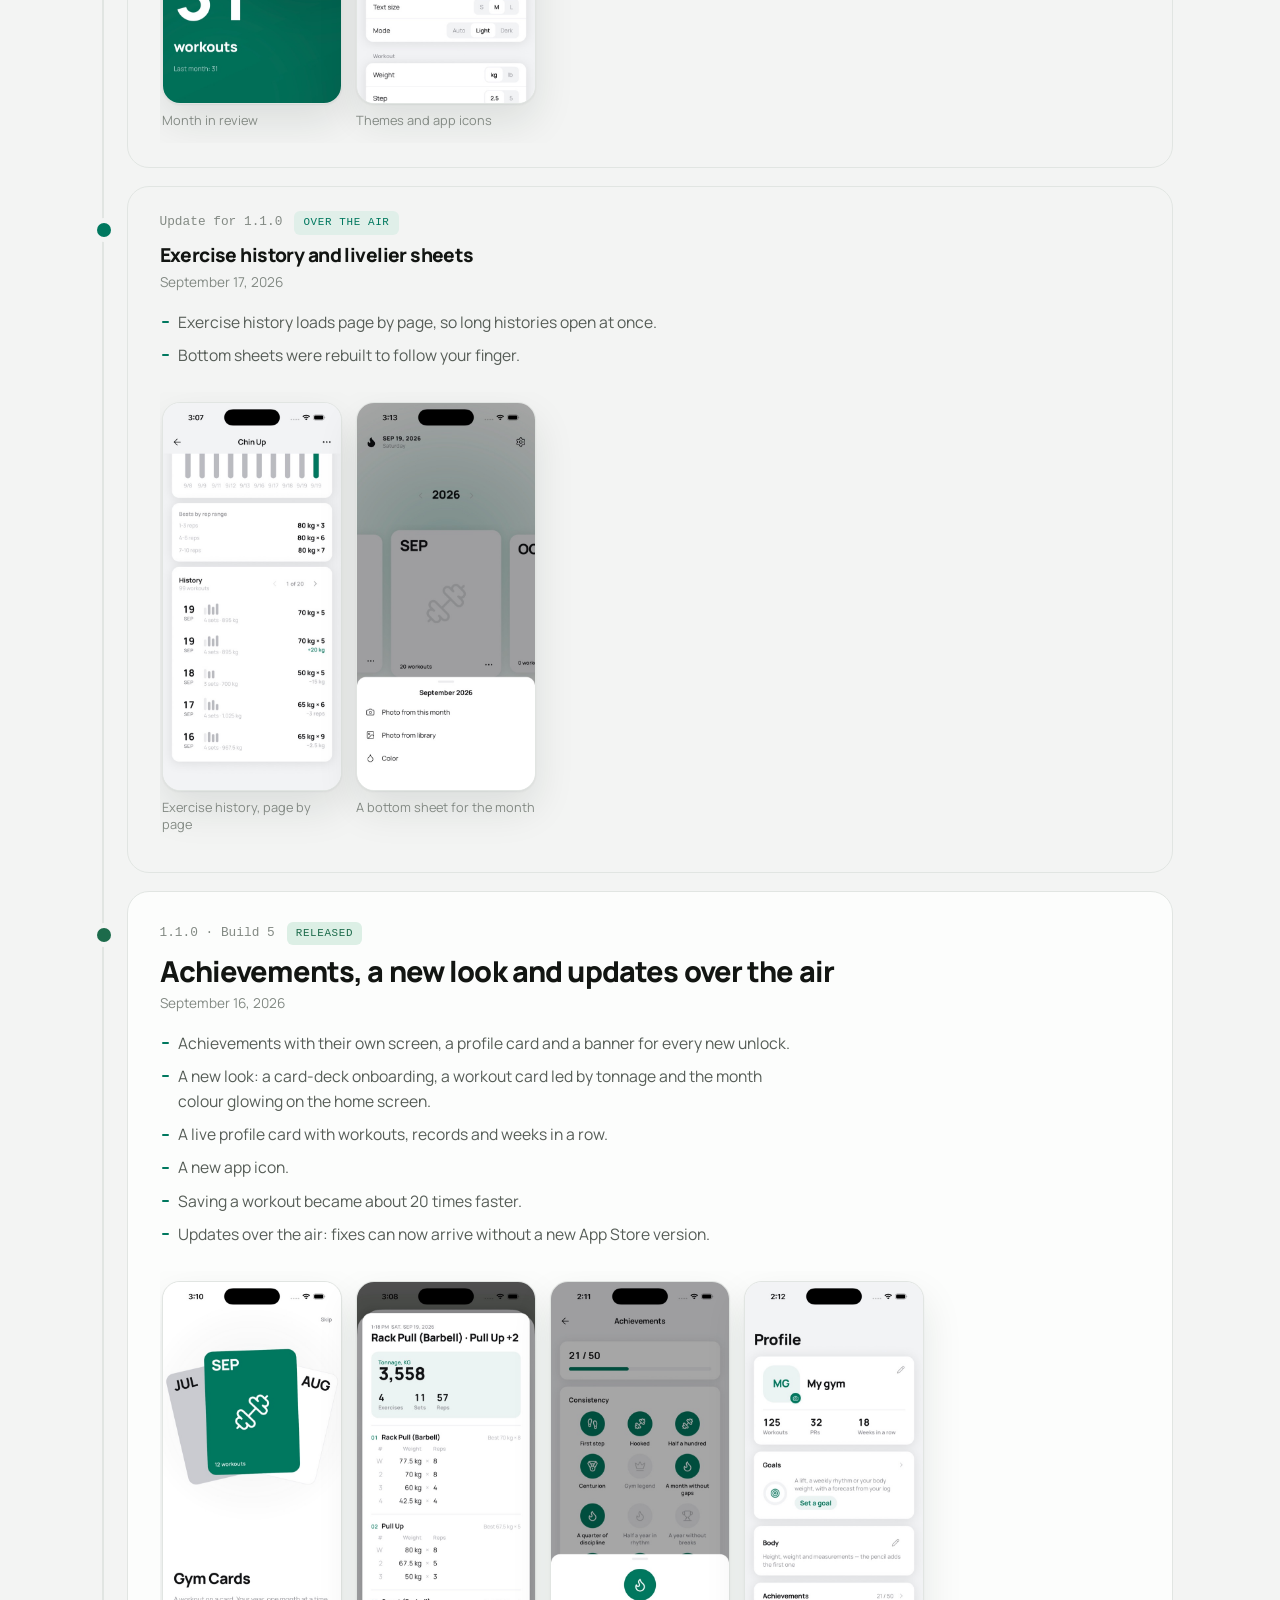
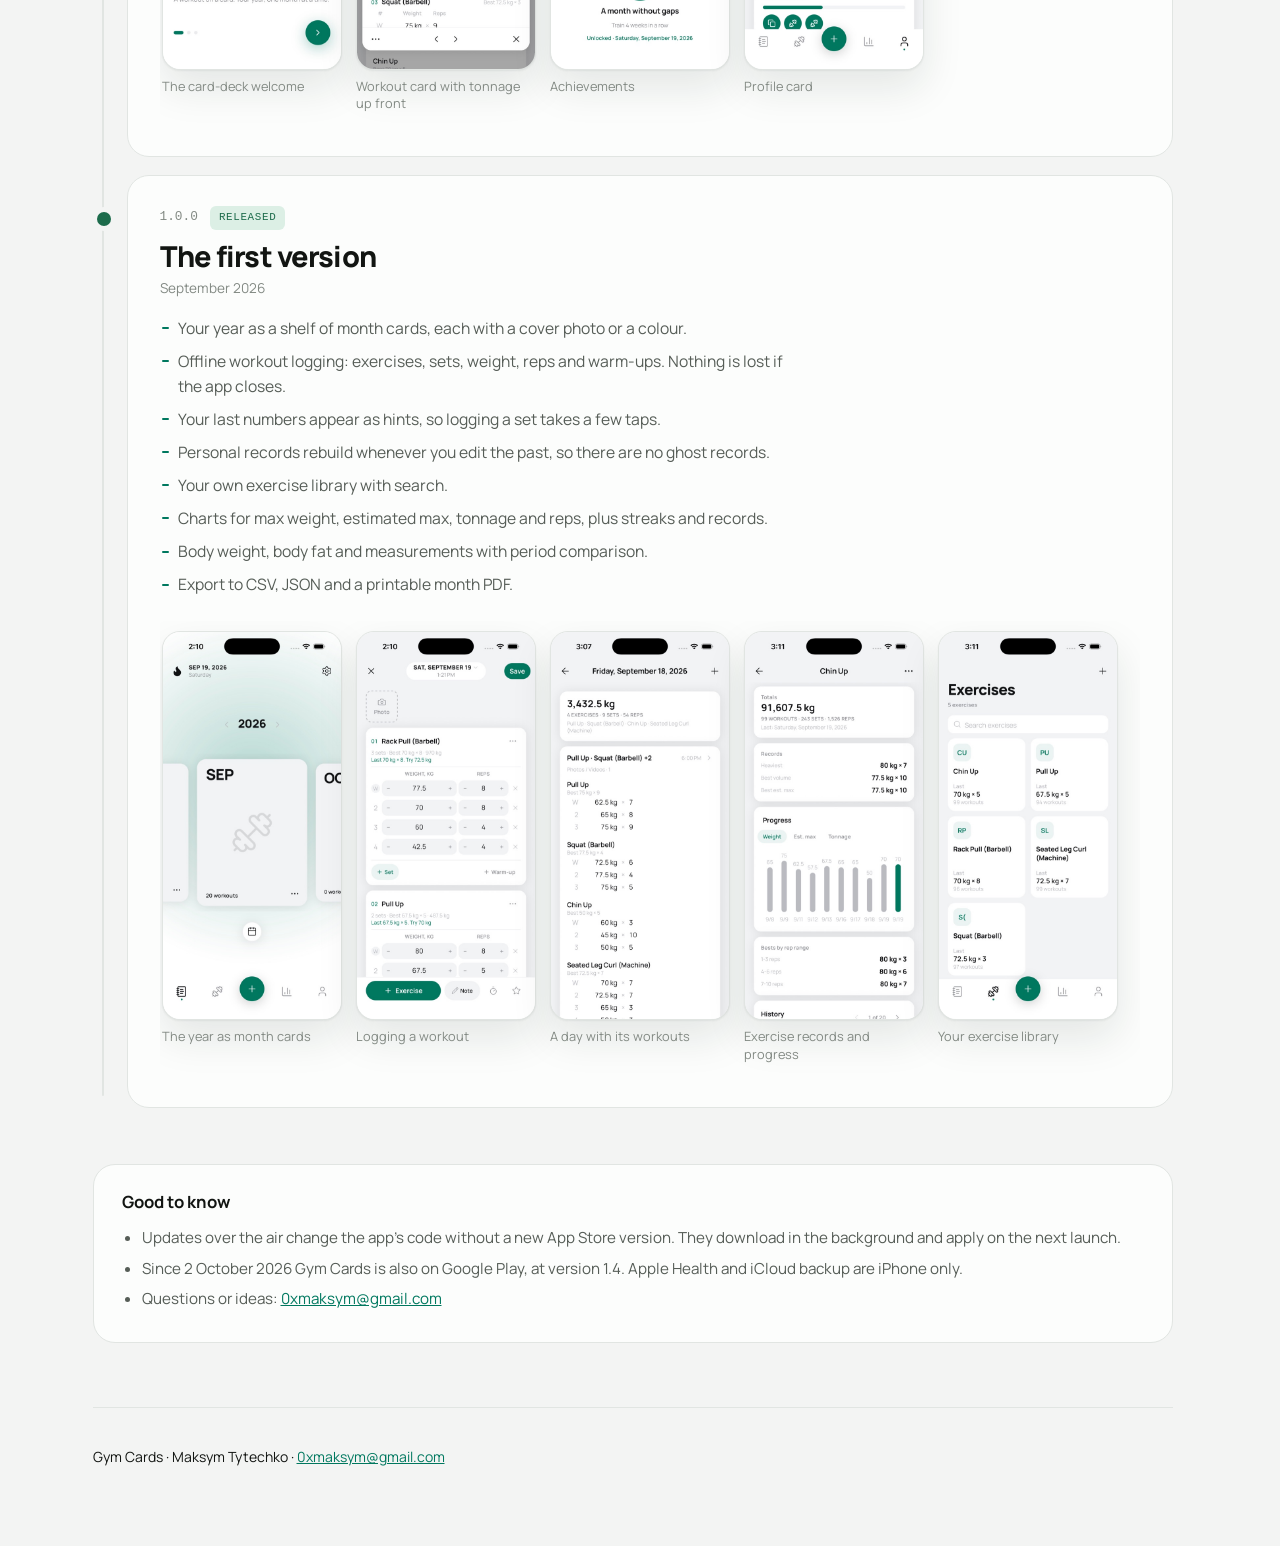
<file: changelog.html>
<!DOCTYPE html>
<html lang="en" data-title-en="Gym Cards changelog" data-title-uk="Gym Cards: що нового" data-title-pl="Gym Cards: zmiany" data-title-de="Gym Cards: Änderungen" data-title-es="Gym Cards: novedades" data-title-pt-BR="Gym Cards: novidades">
<head>
<meta charset="utf-8">
<meta name="viewport" content="width=device-width, initial-scale=1">
<title>Gym Cards changelog</title>
<meta name="description" content="Every Gym Cards version and every update that arrived over the air, with what changed.">
<link rel="icon" type="image/png" href="favicon.png">
<link rel="apple-touch-icon" href="apple-touch-icon.png">
<link rel="stylesheet" href="style.css">
<script src="site.js"></script>
</head>
<body>
<main>

<div class="topbar">
  <a class="brand" href="index.html"><img src="apple-touch-icon.png" alt="" width="28" height="28">Gym Cards</a>
  <button type="button" class="menu-toggle" data-menu aria-expanded="false" aria-controls="site-menu" aria-label="Menu"><span></span></button>
  <div class="menu" id="site-menu">
    <div class="menu-inner">
      <nav>
        <a href="changelog.html" aria-current="page"><span data-lang="en">Changelog</span><span data-lang="uk" lang="uk">Що нового</span><span data-lang="pl" lang="pl">Zmiany</span><span data-lang="de" lang="de">Änderungen</span><span data-lang="es" lang="es">Novedades</span><span data-lang="pt-BR" lang="pt-BR">Novidades</span></a>
        <a href="privacy.html"><span data-lang="en">Privacy</span><span data-lang="uk" lang="uk">Конфіденційність</span><span data-lang="pl" lang="pl">Prywatność</span><span data-lang="de" lang="de">Datenschutz</span><span data-lang="es" lang="es">Privacidad</span><span data-lang="pt-BR" lang="pt-BR">Privacidade</span></a>
        <a href="support.html"><span data-lang="en">Support</span><span data-lang="uk" lang="uk">Підтримка</span><span data-lang="pl" lang="pl">Pomoc</span><span data-lang="de" lang="de">Hilfe</span><span data-lang="es" lang="es">Ayuda</span><span data-lang="pt-BR" lang="pt-BR">Ajuda</span></a>
      </nav>
      <div class="controls">
        <select class="lang" data-set-lang aria-label="Language">
          <option value="de" lang="de">Deutsch</option>
          <option value="en" lang="en">English</option>
          <option value="es" lang="es">Español</option>
          <option value="pl" lang="pl">Polski</option>
          <option value="pt-BR" lang="pt-BR">Português</option>
          <option value="uk" lang="uk">Українська</option>
        </select>
        <button type="button" class="theme-toggle" data-toggle-theme aria-label="Switch theme">
          <svg viewBox="0 0 24 24" aria-hidden="true"><circle cx="12" cy="12" r="9" fill="none" stroke="currentColor" stroke-width="2"/><path d="M12 3a9 9 0 0 1 0 18z" fill="currentColor"/></svg>
        </button>
      </div>
    </div>
  </div>
</div>

<header class="log-head">
  <h1><span data-lang="en">What’s new in Gym Cards</span><span data-lang="uk" lang="uk">Що нового в Gym Cards</span><span data-lang="pl" lang="pl">Co nowego w Gym Cards</span><span data-lang="de" lang="de">Neu in Gym Cards</span><span data-lang="es" lang="es">Novedades de Gym Cards</span><span data-lang="pt-BR" lang="pt-BR">Novidades do Gym Cards</span></h1>
  <p class="lede"><span data-lang="en">Every version and every update that arrived over the air, newest first. The screenshots show the app as it looks today.</span><span data-lang="uk" lang="uk">Кожна версія й кожне оновлення, що прилетіло по повітрю, від найновішого. Скріншоти показують застосунок таким, яким він є сьогодні.</span><span data-lang="pl" lang="pl">Każda wersja i każda aktualizacja OTA, od najnowszej. Zrzuty ekranu pokazują aplikację taką, jaka jest dzisiaj.</span><span data-lang="de" lang="de">Jede Version und jedes Update ohne App Store, das neueste zuerst. Die Screenshots zeigen die App, wie sie heute aussieht.</span><span data-lang="es" lang="es">Cada versión y cada actualización OTA, de la más reciente a la más antigua. Las capturas muestran la app tal como es hoy.</span><span data-lang="pt-BR" lang="pt-BR">Cada versão e cada atualização OTA, da mais recente para a mais antiga. As capturas mostram o app como ele é hoje.</span></p>
  <div class="facts" id="changelog-facts"></div>
</header>

<noscript><p class="meta">This page needs JavaScript to list the versions.</p></noscript>

<div class="filters" id="changelog-filters" role="group"></div>

<div class="releases" id="changelog"></div>

<div class="note">
  <div data-lang="en">
    <h3>Good to know</h3>
    <ul>
      <li>Updates over the air change the app’s code without a new App Store version. They download in the background and apply on the next launch.</li>
      <li>Since 2 October 2026 Gym Cards is also on Google Play, at version 1.4. Apple Health and iCloud backup are iPhone only.</li>
      <li>Questions or ideas: <a href="mailto:0xmaksym@gmail.com">0xmaksym@gmail.com</a></li>
    </ul>
  </div>
  <div data-lang="uk" lang="uk">
    <h3>Варто знати</h3>
    <ul>
      <li>Оновлення по повітрю змінюють код застосунку без нової версії в App Store. Вони завантажуються у фоні й застосовуються з наступним запуском.</li>
      <li>З 2 жовтня 2026 Gym Cards є і в Google Play, у версії 1.4. Apple Health і бекап в iCloud є лише на iPhone.</li>
      <li>Питання чи ідеї: <a href="mailto:0xmaksym@gmail.com">0xmaksym@gmail.com</a></li>
    </ul>
  </div>
  <div data-lang="pl" lang="pl">
    <h3>Warto wiedzieć</h3>
    <ul>
      <li>Aktualizacje OTA zmieniają kod aplikacji bez nowej wersji w App Store. Pobierają się w tle i działają od następnego uruchomienia.</li>
      <li>Od 2 października 2026 Gym Cards jest też w Google Play, w wersji 1.4. Apple Health i kopia w iCloud działają tylko na iPhonie.</li>
      <li>Pytania lub pomysły: <a href="mailto:0xmaksym@gmail.com">0xmaksym@gmail.com</a></li>
    </ul>
  </div>
  <div data-lang="de" lang="de">
    <h3>Gut zu wissen</h3>
    <ul>
      <li>Updates ohne App Store ändern den Code der App ohne neue App-Store-Version. Sie laden im Hintergrund und gelten ab dem nächsten Start.</li>
      <li>Seit dem 2. Oktober 2026 gibt es Gym Cards auch bei Google Play, in Version 1.4. Apple Health und das iCloud-Backup gibt es nur auf dem iPhone.</li>
      <li>Fragen oder Ideen: <a href="mailto:0xmaksym@gmail.com">0xmaksym@gmail.com</a></li>
    </ul>
  </div>
  <div data-lang="es" lang="es">
    <h3>Conviene saber</h3>
    <ul>
      <li>Las actualizaciones OTA cambian el código de la app sin una versión nueva en la App Store. Se descargan en segundo plano y se aplican en el siguiente inicio.</li>
      <li>Desde el 2 de octubre de 2026 Gym Cards también está en Google Play, en la versión 1.4. Apple Health y la copia en iCloud son solo para iPhone.</li>
      <li>Preguntas o ideas: <a href="mailto:0xmaksym@gmail.com">0xmaksym@gmail.com</a></li>
    </ul>
  </div>
  <div data-lang="pt-BR" lang="pt-BR">
    <h3>Bom saber</h3>
    <ul>
      <li>As atualizações OTA mudam o código do app sem uma versão nova na App Store. Elas baixam em segundo plano e valem a partir da próxima abertura.</li>
      <li>Desde 2 de outubro de 2026 o Gym Cards também está no Google Play, na versão 1.4. Apple Health e o backup no iCloud são só para iPhone.</li>
      <li>Dúvidas ou ideias: <a href="mailto:0xmaksym@gmail.com">0xmaksym@gmail.com</a></li>
    </ul>
  </div>
</div>

<footer>
  <p>Gym Cards · <span data-lang="en">Maksym Tytechko</span><span data-lang="uk" lang="uk">Титечко Максим</span><span data-lang="pl" lang="pl">Maksym Tytechko</span><span data-lang="de" lang="de">Maksym Tytechko</span><span data-lang="es" lang="es">Maksym Tytechko</span><span data-lang="pt-BR" lang="pt-BR">Maksym Tytechko</span> · <a href="mailto:0xmaksym@gmail.com">0xmaksym@gmail.com</a></p>
</footer>

</main>

<script type="application/json" id="changelog-data">
{
  "languages": [
    "en",
    "uk",
    "pl",
    "de",
    "es",
    "pt-BR"
  ],
  "labels": {
    "en": {
      "store": "Released",
      "review": "In review at Apple",
      "ota": "Over the air",
      "wip": "In progress",
      "on": "Update for {v}",
      "build": "Build {n}",
      "next": "Next version",
      "facts": {
        "versions": "App versions",
        "updates": "Over-the-air updates",
        "languages": "Languages"
      },
      "all": "All",
      "filters": "Filter versions"
    },
    "uk": {
      "store": "Випущено",
      "review": "На розгляді в Apple",
      "ota": "По повітрю",
      "wip": "У роботі",
      "on": "Оновлення для {v}",
      "build": "Збірка {n}",
      "next": "Наступна версія",
      "facts": {
        "versions": "Версії застосунку",
        "updates": "Оновлення по повітрю",
        "languages": "Мови"
      },
      "all": "Усе",
      "filters": "Фільтр версій"
    },
    "pl": {
      "store": "Wydana",
      "review": "W weryfikacji Apple",
      "ota": "Aktualizacja OTA",
      "wip": "W pracy",
      "on": "Aktualizacja dla {v}",
      "build": "Kompilacja {n}",
      "next": "Następna wersja",
      "facts": {
        "versions": "Wersje aplikacji",
        "updates": "Aktualizacje OTA",
        "languages": "Języki"
      },
      "all": "Wszystko",
      "filters": "Filtr wersji"
    },
    "de": {
      "store": "Veröffentlicht",
      "review": "In Prüfung bei Apple",
      "ota": "OTA-Update",
      "wip": "In Arbeit",
      "on": "Update für {v}",
      "build": "Build {n}",
      "next": "Nächste Version",
      "facts": {
        "versions": "App-Versionen",
        "updates": "OTA-Updates",
        "languages": "Sprachen"
      },
      "all": "Alle",
      "filters": "Versionen filtern"
    },
    "es": {
      "store": "Publicada",
      "review": "En revisión de Apple",
      "ota": "Actualización OTA",
      "wip": "En desarrollo",
      "on": "Actualización para {v}",
      "build": "Compilación {n}",
      "next": "Próxima versión",
      "facts": {
        "versions": "Versiones de la app",
        "updates": "Actualizaciones OTA",
        "languages": "Idiomas"
      },
      "all": "Todo",
      "filters": "Filtrar versiones"
    },
    "pt-BR": {
      "store": "Publicada",
      "review": "Em análise pela Apple",
      "ota": "Atualização OTA",
      "wip": "Em desenvolvimento",
      "on": "Atualização para {v}",
      "build": "Build {n}",
      "next": "Próxima versão",
      "facts": {
        "versions": "Versões do app",
        "updates": "Atualizações OTA",
        "languages": "Idiomas"
      },
      "all": "Tudo",
      "filters": "Filtrar versões"
    }
  },
  "entries": [
    {
      "id": "1.4.0-ota-2",
      "kind": "ota",
      "on": "1.4.0",
      "date": "2026-09-25",
      "shots": [],
      "en": {
        "title": "71 fixes and a steadier Apple Health",
        "notes": [
          "A full audit of every screen and flow found 71 bugs. All of them are fixed.",
          "The Apple Health permission prompt no longer vanishes with the sheet or freezes the app."
        ]
      },
      "uk": {
        "title": "71 виправлення й стабільніший Apple Health",
        "notes": [
          "Повний аудит кожного екрана й сценарію знайшов 71 баг. Усі виправлено.",
          "Запит дозволу Apple Health більше не зникає разом зі шторкою й не вішає застосунок."
        ]
      },
      "pl": {
        "title": "71 poprawek i stabilniejsze Apple Health",
        "notes": [
          "Pełny przegląd każdego ekranu i ścieżki znalazł 71 błędów. Wszystkie są poprawione.",
          "Prośba o dostęp do Apple Health nie znika już razem z arkuszem i nie zawiesza aplikacji."
        ]
      },
      "de": {
        "title": "71 Korrekturen und ein stabileres Apple Health",
        "notes": [
          "Eine vollständige Prüfung aller Bildschirme und Abläufe hat 71 Fehler gefunden. Alle sind behoben.",
          "Die Abfrage für Apple Health verschwindet nicht mehr mit dem Blatt und friert die App nicht mehr ein."
        ]
      },
      "es": {
        "title": "71 correcciones y un Apple Health más estable",
        "notes": [
          "Una revisión completa de cada pantalla y cada flujo encontró 71 errores. Todos están corregidos.",
          "La solicitud de permiso de Apple Health ya no desaparece con la hoja ni congela la app."
        ]
      },
      "pt-BR": {
        "title": "71 correções e um Apple Health mais estável",
        "notes": [
          "Uma revisão completa de cada tela e fluxo encontrou 71 bugs. Todos foram corrigidos.",
          "O pedido de permissão do Apple Health não some mais junto com a folha nem trava o app."
        ]
      }
    },
    {
      "id": "1.4.0-ota-1",
      "kind": "ota",
      "on": "1.4.0",
      "date": "2026-09-25",
      "shots": [],
      "en": {
        "title": "Volume by day and an optional tour",
        "notes": [
          "Statistics can show training volume for each of the last seven days.",
          "A short tour of seven slides with live previews. Open it from the welcome screens or from Settings whenever you like."
        ]
      },
      "uk": {
        "title": "Об’єм по днях і тур на вибір",
        "notes": [
          "Статистика показує об’єм тренувань за кожен із семи останніх днів.",
          "Короткий тур на сім слайдів із живими прев’ю. Відкривається з екранів привітання або з Налаштувань, коли захочете."
        ]
      },
      "pl": {
        "title": "Objętość dzień po dniu i przewodnik na życzenie",
        "notes": [
          "Statystyki pokazują objętość treningu dla każdego z ostatnich siedmiu dni.",
          "Krótki przewodnik z siedmioma slajdami i podglądem na żywo. Otworzysz go z ekranów powitalnych albo z Ustawień, kiedy zechcesz."
        ]
      },
      "de": {
        "title": "Volumen pro Tag und eine Tour nach Wunsch",
        "notes": [
          "Die Statistik zeigt das Trainingsvolumen für jeden der letzten sieben Tage.",
          "Eine kurze Tour mit sieben Folien und Live-Vorschauen. Du öffnest sie auf den Willkommensseiten oder in den Einstellungen, wann immer du willst."
        ]
      },
      "es": {
        "title": "Volumen por día y un recorrido opcional",
        "notes": [
          "Las estadísticas muestran el volumen de entrenamiento de cada uno de los últimos siete días.",
          "Un recorrido breve de siete diapositivas con vistas previas en vivo. Ábrelo desde las pantallas de bienvenida o desde Ajustes cuando quieras."
        ]
      },
      "pt-BR": {
        "title": "Volume por dia e um tour opcional",
        "notes": [
          "As estatísticas mostram o volume de treino de cada um dos últimos sete dias.",
          "Um tour curto de sete slides com prévias ao vivo. Abra pelas telas de boas-vindas ou pelos Ajustes quando quiser."
        ]
      }
    },
    {
      "id": "1.4.0",
      "kind": "store",
      "build": 22,
      "date": "2026-09-25",
      "shots": [],
      "en": {
        "title": "Water, trend charts and sharing as Excel or PDF",
        "notes": [
          "Water tracking: a new card on Profile adds a glass in one tap, keeps a daily goal and saves each drink to Apple Health. A water widget shows the day on the Home Screen.",
          "Trends: body weight and exercise progress on line charts.",
          "Share a day or a month as text, Excel, CSV or PDF.",
          "Drag sets by the handle to reorder them.",
          "A workout opens as a full page, with arrows to the previous and next one."
        ]
      },
      "uk": {
        "title": "Вода, графіки динаміки й шеринг в Excel чи PDF",
        "notes": [
          "Вода: нова картка на Профілі додає склянку одним дотиком, тримає денну ціль і зберігає кожну порцію в Apple Health. Віджет води показує день на початковому екрані.",
          "Динаміка: вага тіла й прогрес у вправах на лінійних графіках.",
          "Діліться днем або місяцем як текстом, Excel, CSV чи PDF.",
          "Підходи перетягуються за ручку, щоб змінити порядок.",
          "Тренування відкривається окремою сторінкою зі стрілками до попереднього й наступного."
        ]
      },
      "pl": {
        "title": "Woda, wykresy trendów i udostępnianie jako Excel lub PDF",
        "notes": [
          "Nawodnienie: nowa karta w Profilu dodaje szklankę jednym dotknięciem, pilnuje dziennego celu i zapisuje każdą porcję w Apple Health. Widżet wody pokazuje dzień na ekranie początkowym.",
          "Trendy: masa ciała i postępy w ćwiczeniach na wykresach liniowych.",
          "Udostępnij dzień lub miesiąc jako tekst, Excel, CSV albo PDF.",
          "Przeciągnij serię za uchwyt, aby zmienić kolejność.",
          "Trening otwiera się jako pełna strona ze strzałkami do poprzedniego i następnego."
        ]
      },
      "de": {
        "title": "Wasser, Verlaufsdiagramme und Teilen als Excel oder PDF",
        "notes": [
          "Wasser: Eine neue Karte im Profil trägt ein Glas mit einem Tipp ein, behält dein Tagesziel im Blick und speichert jedes Getränk in Apple Health. Das Wasser-Widget zeigt den Tag auf dem Home-Bildschirm.",
          "Verlauf: Körpergewicht und Übungsfortschritt als Liniendiagramme.",
          "Teile einen Tag oder Monat als Text, Excel, CSV oder PDF.",
          "Sätze lassen sich am Griff in eine neue Reihenfolge ziehen.",
          "Ein Training öffnet sich als ganze Seite, mit Pfeilen zum vorherigen und nächsten."
        ]
      },
      "es": {
        "title": "Agua, gráficos de tendencia y compartir en Excel o PDF",
        "notes": [
          "Registro de agua: una nueva tarjeta en Perfil suma un vaso con un toque, sigue tu objetivo diario y guarda cada toma en Apple Health. El widget de agua muestra tu día en la pantalla de inicio.",
          "Tendencias: peso corporal y progreso de ejercicios en gráficos de líneas.",
          "Comparte un día o un mes como texto, Excel, CSV o PDF.",
          "Arrastra las series por el asa para cambiar su orden.",
          "Un entrenamiento se abre como página completa, con flechas al anterior y al siguiente."
        ]
      },
      "pt-BR": {
        "title": "Água, gráficos de tendência e compartilhamento em Excel ou PDF",
        "notes": [
          "Registro de água: um novo card no Perfil adiciona um copo com um toque, acompanha sua meta diária e salva cada registro no Apple Health. O widget de água mostra o dia na Tela de Início.",
          "Tendências: peso corporal e evolução dos exercícios em gráficos de linha.",
          "Compartilhe um dia ou um mês como texto, Excel, CSV ou PDF.",
          "Arraste as séries pela alça para mudar a ordem.",
          "O treino abre como uma página inteira, com setas para o anterior e o próximo."
        ]
      }
    },
    {
      "id": "1.3.0",
      "kind": "store",
      "build": 21,
      "date": "2026-09-24",
      "shots": [
        {
          "src": "shots/v13-rest.jpg",
          "en": "Rest bar over the workout",
          "uk": "Таймер відпочинку поверх запису",
          "pl": "Przerwa nad zapisem treningu",
          "de": "Pausenleiste über dem Training",
          "es": "Descanso sobre el entrenamiento",
          "pt-BR": "Descanso sobre o treino"
        },
        {
          "src": "shots/v13-plates.jpg",
          "en": "Plates per side",
          "uk": "Диски на кожен бік",
          "pl": "Talerze na każdą stronę",
          "de": "Scheiben pro Seite",
          "es": "Discos por lado",
          "pt-BR": "Anilhas de cada lado"
        },
        {
          "src": "shots/v13-templates.jpg",
          "en": "Start from a template",
          "uk": "Старт із шаблону",
          "pl": "Start z szablonu",
          "de": "Start aus einer Vorlage",
          "es": "Empezar desde una plantilla",
          "pt-BR": "Começar por um modelo"
        },
        {
          "src": "shots/v13-import.jpg",
          "en": "Import preview",
          "uk": "Прев'ю імпорту",
          "pl": "Podgląd importu",
          "de": "Importvorschau",
          "es": "Vista previa de la importación",
          "pt-BR": "Prévia da importação"
        },
        {
          "src": "shots/v13-health.jpg",
          "en": "Rest and Apple Health settings",
          "uk": "Налаштування відпочинку й Apple Health",
          "pl": "Ustawienia przerwy i Apple Health",
          "de": "Einstellungen für Pause und Apple Health",
          "es": "Ajustes de descanso y Apple Health",
          "pt-BR": "Ajustes de descanso e Apple Health"
        },
        {
          "src": "shots/v13-languages.jpg",
          "en": "Language picker",
          "uk": "Вибір мови",
          "pl": "Wybór języka",
          "de": "Sprachauswahl",
          "es": "Selector de idioma",
          "pt-BR": "Seletor de idioma"
        }
      ],
      "en": {
        "title": "Rest timer, templates, Apple Health and four new languages",
        "notes": [
          "Rest timer between sets: plus or minus 15 seconds, autostart after a set and a Live Activity on the lock screen.",
          "Workout templates: save a session and start the next one from it in one tap, or repeat your last workout.",
          "Apple Health: workouts with a duration are saved as strength training. Gym Cards reads nothing from Health.",
          "Plate calculator: the bar drawn from one side, the plates for each side and a bar weight for kg and lb.",
          "Warm-up sets up to your working weight in one tap.",
          "Import from Strong and Hevy: pick the CSV, check the preview, import. The same file never adds anything twice.",
          "Polish, German, Spanish and Portuguese (Brazil) join English and Ukrainian.",
          "A gentle rating request after your fifth workout, and a Rate Gym Cards row in Settings."
        ]
      },
      "uk": {
        "title": "Таймер відпочинку, шаблони, Apple Health і чотири нові мови",
        "notes": [
          "Таймер відпочинку між підходами: плюс або мінус 15 секунд, автостарт після підходу й Live Activity на екрані блокування.",
          "Шаблони тренувань: збережіть тренування й почніть наступне з нього одним дотиком або повторіть останнє.",
          "Apple Health: тренування з тривалістю зберігаються як силові. Gym Cards нічого не читає з Health.",
          "Калькулятор дисків: штанга з одного боку, диски на кожен бік і вага грифа окремо для kg і lb.",
          "Розминочні підходи до робочої ваги одним дотиком.",
          "Імпорт зі Strong і Hevy: виберіть CSV, перегляньте прев'ю, імпортуйте. Той самий файл нічого не додасть двічі.",
          "До англійської та української додалися польська, німецька, іспанська й португальська (Бразилія).",
          "Ненав’язливе прохання оцінити застосунок після п’ятого тренування й рядок «Оцінити Gym Cards» у налаштуваннях."
        ]
      },
      "pl": {
        "title": "Minutnik przerwy, szablony, Apple Health i cztery nowe języki",
        "notes": [
          "Minutnik przerwy między seriami: plus lub minus 15 sekund, autostart po serii i Live Activity na ekranie blokady.",
          "Szablony treningów: zapisz trening i zacznij kolejny jednym dotknięciem albo powtórz ostatni.",
          "Apple Health: treningi z czasem trwania zapisują się jako trening siłowy. Gym Cards nic nie czyta z Health.",
          "Kalkulator talerzy: gryf narysowany z jednej strony, talerze na każdą stronę i waga gryfu osobno dla kg i lb.",
          "Serie rozgrzewkowe do ciężaru roboczego jednym dotknięciem.",
          "Import ze Strong i Hevy: wybierz plik CSV, sprawdź podgląd, zaimportuj. Ten sam plik nie doda niczego dwa razy.",
          "Do angielskiego i ukraińskiego dołączają polski, niemiecki, hiszpański i portugalski (Brazylia).",
          "Dyskretna prośba o ocenę po piątym treningu i wiersz „Oceń Gym Cards” w ustawieniach."
        ]
      },
      "de": {
        "title": "Pausentimer, Vorlagen, Apple Health und vier neue Sprachen",
        "notes": [
          "Pausentimer zwischen den Sätzen: plus oder minus 15 Sekunden, Autostart nach einem Satz und eine Live Activity auf dem Sperrbildschirm.",
          "Trainingsvorlagen: Speichere ein Training und starte das nächste mit einem Tipp daraus, oder wiederhole dein letztes Training.",
          "Apple Health: Trainings mit Dauer werden als Krafttraining gespeichert. Gym Cards liest nichts aus Health.",
          "Scheibenrechner: die Stange von einer Seite gezeichnet, die Scheiben pro Seite und das Stangengewicht getrennt für kg und lb.",
          "Aufwärmsätze bis zum Arbeitsgewicht mit einem Tipp.",
          "Import aus Strong und Hevy: CSV auswählen, Vorschau prüfen, importieren. Dieselbe Datei fügt nie etwas doppelt hinzu.",
          "Polnisch, Deutsch, Spanisch und Portugiesisch (Brasilien) kommen zu Englisch und Ukrainisch dazu.",
          "Eine dezente Bitte um Bewertung nach dem fünften Training und eine Zeile „Gym Cards bewerten“ in den Einstellungen."
        ]
      },
      "es": {
        "title": "Temporizador de descanso, plantillas, Apple Health y cuatro idiomas nuevos",
        "notes": [
          "Temporizador de descanso entre series: más o menos 15 segundos, inicio automático tras una serie y una Live Activity en la pantalla de bloqueo.",
          "Plantillas de entrenamiento: guarda una sesión y empieza la siguiente desde ella con un toque, o repite la última.",
          "Apple Health: los entrenamientos con duración se guardan como entrenamiento de fuerza. Gym Cards no lee nada de Health.",
          "Calculadora de discos: la barra dibujada desde un lado, los discos por lado y el peso de la barra por separado para kg y lb.",
          "Series de calentamiento hasta tu peso de trabajo con un toque.",
          "Importación desde Strong y Hevy: elige el CSV, revisa la vista previa e importa. El mismo archivo nunca añade nada dos veces.",
          "El polaco, el alemán, el español y el portugués (Brasil) se suman al inglés y al ucraniano.",
          "Una petición discreta de valoración tras tu quinto entrenamiento y una fila «Valora Gym Cards» en Ajustes."
        ]
      },
      "pt-BR": {
        "title": "Timer de descanso, modelos, Apple Health e quatro idiomas novos",
        "notes": [
          "Timer de descanso entre as séries: mais ou menos 15 segundos, início automático após uma série e uma Live Activity na tela de bloqueio.",
          "Modelos de treino: salve uma sessão e comece a próxima a partir dela com um toque, ou repita o último treino.",
          "Apple Health: treinos com duração são salvos como treino de força. O Gym Cards não lê nada do Health.",
          "Calculadora de anilhas: a barra desenhada de um lado, as anilhas de cada lado e o peso da barra separado para kg e lb.",
          "Séries de aquecimento até a carga de trabalho com um toque.",
          "Importação do Strong e do Hevy: escolha o CSV, confira a prévia e importe. O mesmo arquivo nunca adiciona nada duas vezes.",
          "Polonês, alemão, espanhol e português (Brasil) se juntam ao inglês e ao ucraniano.",
          "Um pedido discreto de avaliação depois do quinto treino e uma linha “Avaliar o Gym Cards” nos Ajustes."
        ]
      }
    },
    {
      "id": "1.2.0-ota",
      "kind": "ota",
      "on": "1.2.0",
      "date": "2026-09-18",
      "shots": [
        {
          "src": "shots/v12-goals.jpg",
          "en": "Goals with a progress ring",
          "uk": "Цілі з кільцем прогресу",
          "pl": "Cele z pierścieniem postępu",
          "de": "Ziele mit Fortschrittsring",
          "es": "Objetivos con anillo de progreso",
          "pt-BR": "Metas com anel de progresso"
        }
      ],
      "en": {
        "title": "Safer backup and honest goals",
        "notes": [
          "Backup never overwrites your iCloud copy: a fresh install asks whether to restore it or replace it.",
          "Restoring on a new iPhone downloads the files from iCloud first and checks them before touching your diary.",
          "Importing or restoring keeps your settings and your avatar.",
          "A body-weight goal no longer completes on your first weigh-in, and editing a goal keeps its progress.",
          "Deleting a workout forever asks first, and the month PDF respects pounds."
        ]
      },
      "uk": {
        "title": "Надійніший бекап і чесні цілі",
        "notes": [
          "Бекап ніколи не затирає копію в iCloud: нова інсталяція питає, відновити її чи замінити.",
          "Відновлення на новому iPhone спершу завантажує файли з iCloud і перевіряє їх, а вже потім торкається щоденника.",
          "Імпорт і відновлення зберігають ваші налаштування й аватар.",
          "Ціль за вагою тіла більше не виконується з першого ж зважування, а редагування цілі зберігає прогрес.",
          "Остаточне видалення тренування спершу питає, а PDF місяця враховує фунти."
        ]
      },
      "pl": {
        "title": "Bezpieczniejsza kopia i uczciwe cele",
        "notes": [
          "Kopia zapasowa nigdy nie nadpisuje kopii w iCloud: nowa instalacja pyta, czy ją przywrócić, czy zastąpić.",
          "Przywracanie na nowym iPhonie najpierw pobiera pliki z iCloud i sprawdza je, zanim dotknie dziennika.",
          "Import i przywracanie zachowują ustawienia i awatar.",
          "Cel wagi ciała nie kończy się już przy pierwszym ważeniu, a edycja celu zachowuje postęp.",
          "Trwałe usunięcie treningu najpierw pyta, a PDF miesiąca uwzględnia funty."
        ]
      },
      "de": {
        "title": "Sichereres Backup und ehrliche Ziele",
        "notes": [
          "Das Backup überschreibt nie deine iCloud-Kopie: Eine frische Installation fragt, ob sie wiederhergestellt oder ersetzt werden soll.",
          "Die Wiederherstellung auf einem neuen iPhone lädt die Dateien zuerst aus iCloud und prüft sie, bevor sie dein Tagebuch anfasst.",
          "Import und Wiederherstellung behalten deine Einstellungen und deinen Avatar.",
          "Ein Körpergewichtsziel ist nicht mehr beim ersten Wiegen erreicht, und beim Bearbeiten eines Ziels bleibt der Fortschritt erhalten.",
          "Endgültiges Löschen fragt vorher nach, und das Monats-PDF beachtet Pfund."
        ]
      },
      "es": {
        "title": "Copia de seguridad más segura y objetivos honestos",
        "notes": [
          "La copia de seguridad nunca sobrescribe tu copia de iCloud: una instalación nueva pregunta si restaurarla o reemplazarla.",
          "Restaurar en un iPhone nuevo descarga primero los archivos de iCloud y los comprueba antes de tocar tu diario.",
          "Importar o restaurar conserva tus ajustes y tu avatar.",
          "Un objetivo de peso corporal ya no se cumple en el primer pesaje, y editar un objetivo conserva el progreso.",
          "Eliminar un entrenamiento para siempre pide confirmación, y el PDF del mes respeta las libras."
        ]
      },
      "pt-BR": {
        "title": "Backup mais seguro e metas honestas",
        "notes": [
          "O backup nunca sobrescreve sua cópia no iCloud: uma instalação nova pergunta se deve restaurá-la ou substituí-la.",
          "Restaurar em um iPhone novo baixa primeiro os arquivos do iCloud e os confere antes de mexer no seu diário.",
          "Importar ou restaurar mantém seus ajustes e seu avatar.",
          "Uma meta de peso corporal não é mais concluída na primeira pesagem, e editar uma meta mantém o progresso.",
          "Excluir um treino para sempre pede confirmação, e o PDF do mês respeita libras."
        ]
      }
    },
    {
      "id": "1.2.0",
      "kind": "store",
      "build": 16,
      "date": "2026-09",
      "shots": [
        {
          "src": "shots/v12-pro.jpg",
          "en": "Gym Cards Pro",
          "uk": "Gym Cards Pro",
          "pl": "Gym Cards Pro",
          "de": "Gym Cards Pro",
          "es": "Gym Cards Pro",
          "pt-BR": "Gym Cards Pro"
        },
        {
          "src": "shots/v12-perks.jpg",
          "en": "Everything in Pro",
          "uk": "Усе, що входить у Pro",
          "pl": "Wszystko w Pro",
          "de": "Alles in Pro",
          "es": "Todo lo que incluye Pro",
          "pt-BR": "Tudo o que vem no Pro"
        },
        {
          "src": "shots/v12-stats.jpg",
          "en": "Statistics and recaps",
          "uk": "Статистика й підсумки",
          "pl": "Statystyki i podsumowania",
          "de": "Statistik und Rückblicke",
          "es": "Estadísticas y resúmenes",
          "pt-BR": "Estatísticas e retrospectivas"
        }
      ],
      "en": {
        "title": "Gym Cards Pro, goals, recaps, widgets and backup",
        "notes": [
          "Gym Cards Pro is a one-time purchase. Everyone who installed Gym Cards before 1.2 gets it free.",
          "Goals for a lift, a weekly rhythm or body weight, with a progress ring and a forecast. The first goal is free.",
          "Month and year recaps you can share as stories. Pro.",
          "Progress photos: mark them and compare with a slider for free; overlay, timelapse and sharing come with Pro.",
          "Six themes with matching app icons. Pro.",
          "Analytics: a year heatmap, estimated max and best sets by rep range. Pro.",
          "Week and month widgets for the home screen. Pro.",
          "Automatic backup to your own iCloud. Pro."
        ]
      },
      "uk": {
        "title": "Gym Cards Pro, цілі, підсумки, віджети й бекап",
        "notes": [
          "Gym Cards Pro купується один раз. Усі, хто встановив Gym Cards до 1.2, отримують його безкоштовно.",
          "Цілі для вправи, тижневого ритму або ваги тіла, з кільцем прогресу й прогнозом. Перша ціль безкоштовна.",
          "Підсумки місяця й року, якими можна поділитися як сторіз. Pro.",
          "Фото прогресу: позначати й порівнювати повзунком можна безкоштовно, а накладання, таймлапс і поширення доступні в Pro.",
          "Шість тем із відповідними іконками застосунку. Pro.",
          "Аналітика: теплова карта року, розрахунковий максимум і найкращі підходи за діапазоном повторень. Pro.",
          "Віджети тижня й місяця для головного екрана. Pro.",
          "Автоматичний бекап у ваш власний iCloud. Pro."
        ]
      },
      "pl": {
        "title": "Gym Cards Pro, cele, podsumowania, widżety i kopia zapasowa",
        "notes": [
          "Gym Cards Pro kupujesz raz. Każdy, kto zainstalował Gym Cards przed wersją 1.2, dostaje je za darmo.",
          "Cele dla ćwiczenia, tygodniowego rytmu albo wagi ciała, z pierścieniem postępu i prognozą. Pierwszy cel jest darmowy.",
          "Podsumowania miesiąca i roku do udostępnienia jako relacje. Pro.",
          "Zdjęcia postępu: oznaczanie i porównanie suwakiem za darmo, nakładanie, timelapse i udostępnianie w Pro.",
          "Sześć motywów z pasującymi ikonami aplikacji. Pro.",
          "Analityka: mapa cieplna roku, szacowane maksimum i najlepsze serie według zakresu powtórzeń. Pro.",
          "Widżety tygodnia i miesiąca na ekran główny. Pro.",
          "Automatyczna kopia zapasowa w Twoim własnym iCloud. Pro."
        ]
      },
      "de": {
        "title": "Gym Cards Pro, Ziele, Rückblicke, Widgets und Backup",
        "notes": [
          "Gym Cards Pro ist ein einmaliger Kauf. Wer Gym Cards vor 1.2 installiert hat, bekommt es kostenlos.",
          "Ziele für eine Übung, einen Wochenrhythmus oder das Körpergewicht, mit Fortschrittsring und Prognose. Das erste Ziel ist kostenlos.",
          "Monats- und Jahresrückblicke zum Teilen als Stories. Pro.",
          "Fortschrittsfotos: Markieren und Vergleichen mit dem Schieberegler ist kostenlos, Überlagerung, Zeitraffer und Teilen gibt es mit Pro.",
          "Sechs Designs mit passenden App-Symbolen. Pro.",
          "Analysen: Jahres-Heatmap, geschätztes Maximum und Bestwerte nach Wiederholungsbereich. Pro.",
          "Wochen- und Monats-Widgets für den Home-Bildschirm. Pro.",
          "Automatisches Backup in deine eigene iCloud. Pro."
        ]
      },
      "es": {
        "title": "Gym Cards Pro, objetivos, resúmenes, widgets y copia de seguridad",
        "notes": [
          "Gym Cards Pro es una compra única. Quien instaló Gym Cards antes de la 1.2 lo recibe gratis.",
          "Objetivos para un ejercicio, un ritmo semanal o el peso corporal, con anillo de progreso y previsión. El primer objetivo es gratis.",
          "Resúmenes del mes y del año para compartir como historias. Pro.",
          "Fotos de progreso: marcarlas y compararlas con un deslizador es gratis; la superposición, el timelapse y compartir llegan con Pro.",
          "Seis temas con iconos de app a juego. Pro.",
          "Analítica: mapa de calor del año, máximo estimado y mejores series por rango de repeticiones. Pro.",
          "Widgets de semana y de mes para la pantalla de inicio. Pro.",
          "Copia de seguridad automática en tu propio iCloud. Pro."
        ]
      },
      "pt-BR": {
        "title": "Gym Cards Pro, metas, retrospectivas, widgets e backup",
        "notes": [
          "O Gym Cards Pro é uma compra única. Quem instalou o Gym Cards antes da 1.2 ganha de graça.",
          "Metas para um exercício, um ritmo semanal ou o peso corporal, com anel de progresso e previsão. A primeira meta é grátis.",
          "Retrospectivas do mês e do ano para compartilhar como stories. Pro.",
          "Fotos de progresso: marcar e comparar com um controle deslizante é grátis; sobreposição, timelapse e compartilhamento vêm com o Pro.",
          "Seis temas com ícones do app combinando. Pro.",
          "Análises: mapa de calor do ano, máximo estimado e melhores séries por faixa de repetições. Pro.",
          "Widgets de semana e de mês para a tela de início. Pro.",
          "Backup automático no seu próprio iCloud. Pro."
        ]
      }
    },
    {
      "id": "1.1.0-ota-2",
      "kind": "ota",
      "on": "1.1.0",
      "date": "2026-09-18",
      "shots": [
        {
          "src": "shots/v11-recap.jpg",
          "en": "Month in review",
          "uk": "Підсумок місяця",
          "pl": "Podsumowanie miesiąca",
          "de": "Monatsrückblick",
          "es": "Resumen del mes",
          "pt-BR": "Retrospectiva do mês"
        },
        {
          "src": "shots/v11-themes.jpg",
          "en": "Themes and app icons",
          "uk": "Теми й іконки застосунку",
          "pl": "Motywy i ikony aplikacji",
          "de": "Designs und App-Symbole",
          "es": "Temas e iconos de la app",
          "pt-BR": "Temas e ícones do app"
        }
      ],
      "en": {
        "title": "Goals, recaps, themes and progress photos for 1.1",
        "notes": [
          "Goals, month and year recaps, six themes, progress photo comparison and the new analytics arrived without an App Store update.",
          "On 1.1 all of it is free, as a thank-you to everyone who came early.",
          "Refreshed profile and media screens."
        ]
      },
      "uk": {
        "title": "Цілі, підсумки, теми й фото прогресу для 1.1",
        "notes": [
          "Цілі, підсумки місяця й року, шість тем, порівняння фото прогресу й нова аналітика прилетіли без оновлення в App Store.",
          "На 1.1 усе це безкоштовно, як подяка всім, хто прийшов першим.",
          "Оновлені екрани профілю й медіа."
        ]
      },
      "pl": {
        "title": "Cele, podsumowania, motywy i zdjęcia postępu dla 1.1",
        "notes": [
          "Cele, podsumowania miesiąca i roku, sześć motywów, porównanie zdjęć postępu i nowa analityka dotarły bez aktualizacji w App Store.",
          "W wersji 1.1 wszystko to jest darmowe, jako podziękowanie dla pierwszych użytkowników.",
          "Odświeżone ekrany profilu i multimediów."
        ]
      },
      "de": {
        "title": "Ziele, Rückblicke, Designs und Fortschrittsfotos für 1.1",
        "notes": [
          "Ziele, Monats- und Jahresrückblicke, sechs Designs, der Vergleich von Fortschrittsfotos und die neuen Analysen kamen ohne App-Store-Update.",
          "In 1.1 ist all das kostenlos, als Dankeschön an alle, die früh dabei waren.",
          "Überarbeitete Profil- und Medienansichten."
        ]
      },
      "es": {
        "title": "Objetivos, resúmenes, temas y fotos de progreso para la 1.1",
        "notes": [
          "Los objetivos, los resúmenes del mes y del año, seis temas, la comparación de fotos de progreso y la nueva analítica llegaron sin actualizar la App Store.",
          "En la 1.1 todo esto es gratis, como agradecimiento a quienes llegaron primero.",
          "Pantallas de perfil y de multimedia renovadas."
        ]
      },
      "pt-BR": {
        "title": "Metas, retrospectivas, temas e fotos de progresso para a 1.1",
        "notes": [
          "Metas, retrospectivas do mês e do ano, seis temas, comparação de fotos de progresso e as novas análises chegaram sem atualização na App Store.",
          "Na 1.1 tudo isso é grátis, como agradecimento a quem chegou cedo.",
          "Telas de perfil e de mídia renovadas."
        ]
      }
    },
    {
      "id": "1.1.0-ota-1",
      "kind": "ota",
      "on": "1.1.0",
      "date": "2026-09-17",
      "shots": [
        {
          "src": "shots/v11-history.jpg",
          "en": "Exercise history, page by page",
          "uk": "Історія вправи сторінками",
          "pl": "Historia ćwiczenia stronami",
          "de": "Übungsverlauf seitenweise",
          "es": "Historial del ejercicio por páginas",
          "pt-BR": "Histórico do exercício por páginas"
        },
        {
          "src": "shots/v11-sheet.jpg",
          "en": "A bottom sheet for the month",
          "uk": "Нижня панель місяця",
          "pl": "Dolny panel miesiąca",
          "de": "Unteres Panel für den Monat",
          "es": "Panel inferior del mes",
          "pt-BR": "Painel inferior do mês"
        }
      ],
      "en": {
        "title": "Exercise history and livelier sheets",
        "notes": [
          "Exercise history loads page by page, so long histories open at once.",
          "Bottom sheets were rebuilt to follow your finger."
        ]
      },
      "uk": {
        "title": "Історія вправ і живіші нижні панелі",
        "notes": [
          "Історія вправи завантажується сторінками, тож довга історія відкривається одразу.",
          "Нижні панелі переписані й тепер слідують за пальцем."
        ]
      },
      "pl": {
        "title": "Historia ćwiczeń i żywsze panele",
        "notes": [
          "Historia ćwiczenia wczytuje się stronami, więc długa historia otwiera się od razu.",
          "Dolne panele przebudowano, teraz podążają za palcem."
        ]
      },
      "de": {
        "title": "Übungsverlauf und lebendigere Panels",
        "notes": [
          "Der Übungsverlauf lädt seitenweise, sodass auch lange Verläufe sofort öffnen.",
          "Die unteren Panels wurden neu gebaut und folgen jetzt dem Finger."
        ]
      },
      "es": {
        "title": "Historial de ejercicios y paneles más vivos",
        "notes": [
          "El historial de cada ejercicio se carga por páginas, así que los historiales largos se abren al instante.",
          "Los paneles inferiores se rehicieron y ahora siguen tu dedo."
        ]
      },
      "pt-BR": {
        "title": "Histórico de exercícios e painéis mais vivos",
        "notes": [
          "O histórico de cada exercício carrega por páginas, então históricos longos abrem na hora.",
          "Os painéis inferiores foram refeitos e agora acompanham o dedo."
        ]
      }
    },
    {
      "id": "1.1.0",
      "kind": "store",
      "build": 5,
      "date": "2026-09-16",
      "shots": [
        {
          "src": "shots/v11-onboarding.jpg",
          "en": "The card-deck welcome",
          "uk": "Знайомство колодою карток",
          "pl": "Powitanie z talią kart",
          "de": "Begrüßung als Kartenstapel",
          "es": "Bienvenida en forma de baraja",
          "pt-BR": "Boas-vindas em forma de baralho"
        },
        {
          "src": "shots/v11-workout.jpg",
          "en": "Workout card with tonnage up front",
          "uk": "Картка тренування з тоннажем на першому плані",
          "pl": "Karta treningu z tonażem na pierwszym planie",
          "de": "Trainingskarte mit dem Volumen vorn",
          "es": "Tarjeta de entrenamiento con el tonelaje delante",
          "pt-BR": "Cartão de treino com a tonelagem em destaque"
        },
        {
          "src": "shots/v11-achievements.jpg",
          "en": "Achievements",
          "uk": "Досягнення",
          "pl": "Osiągnięcia",
          "de": "Erfolge",
          "es": "Logros",
          "pt-BR": "Conquistas"
        },
        {
          "src": "shots/v11-profile.jpg",
          "en": "Profile card",
          "uk": "Картка профілю",
          "pl": "Karta profilu",
          "de": "Profilkarte",
          "es": "Tarjeta de perfil",
          "pt-BR": "Cartão de perfil"
        }
      ],
      "en": {
        "title": "Achievements, a new look and updates over the air",
        "notes": [
          "Achievements with their own screen, a profile card and a banner for every new unlock.",
          "A new look: a card-deck onboarding, a workout card led by tonnage and the month colour glowing on the home screen.",
          "A live profile card with workouts, records and weeks in a row.",
          "A new app icon.",
          "Saving a workout became about 20 times faster.",
          "Updates over the air: fixes can now arrive without a new App Store version."
        ]
      },
      "uk": {
        "title": "Досягнення, новий вигляд і оновлення по повітрю",
        "notes": [
          "Досягнення з власним екраном, карткою в профілі й банером для кожного нового.",
          "Новий вигляд: знайомство у вигляді колоди карток, картка тренування з тоннажем на першому плані й колір місяця, що світиться на головному екрані.",
          "Жива картка профілю з тренуваннями, рекордами й тижнями поспіль.",
          "Нова іконка застосунку.",
          "Збереження тренування стало приблизно в 20 разів швидшим.",
          "Оновлення по повітрю: виправлення тепер приходять без нової версії в App Store."
        ]
      },
      "pl": {
        "title": "Osiągnięcia, nowy wygląd i aktualizacje OTA",
        "notes": [
          "Osiągnięcia z własnym ekranem, kartą w profilu i banerem przy każdym nowym.",
          "Nowy wygląd: wprowadzenie jako talia kart, karta treningu z tonażem na pierwszym planie i kolor miesiąca świecący na ekranie głównym.",
          "Żywa karta profilu z treningami, rekordami i tygodniami z rzędu.",
          "Nowa ikona aplikacji.",
          "Zapisywanie treningu stało się około 20 razy szybsze.",
          "Aktualizacje OTA: poprawki mogą teraz docierać bez nowej wersji w App Store."
        ]
      },
      "de": {
        "title": "Erfolge, ein neuer Look und Updates ohne App Store",
        "notes": [
          "Erfolge mit eigenem Bildschirm, einer Profilkarte und einem Banner für jeden neuen Erfolg.",
          "Ein neuer Look: ein Einstieg als Kartenstapel, eine Trainingskarte mit dem Volumen im Vordergrund und die Monatsfarbe, die auf dem Startbildschirm leuchtet.",
          "Eine lebendige Profilkarte mit Trainings, Rekorden und Wochen in Folge.",
          "Ein neues App-Symbol.",
          "Das Speichern eines Trainings ist rund 20-mal schneller.",
          "Updates ohne App Store: Korrekturen kommen jetzt auch ohne neue App-Store-Version."
        ]
      },
      "es": {
        "title": "Logros, un aspecto nuevo y actualizaciones OTA",
        "notes": [
          "Logros con su propia pantalla, una tarjeta en el perfil y un aviso por cada logro nuevo.",
          "Un aspecto nuevo: una bienvenida en forma de baraja, una tarjeta de entrenamiento encabezada por el tonelaje y el color del mes brillando en la pantalla de inicio.",
          "Una tarjeta de perfil viva con entrenamientos, récords y semanas seguidas.",
          "Un icono de app nuevo.",
          "Guardar un entrenamiento es unas 20 veces más rápido.",
          "Actualizaciones OTA: las correcciones pueden llegar sin una versión nueva en la App Store."
        ]
      },
      "pt-BR": {
        "title": "Conquistas, visual novo e atualizações OTA",
        "notes": [
          "Conquistas com tela própria, um cartão no perfil e um aviso a cada conquista nova.",
          "Visual novo: uma apresentação em forma de baralho, um cartão de treino com a tonelagem em destaque e a cor do mês brilhando na tela de início.",
          "Um cartão de perfil vivo com treinos, recordes e semanas seguidas.",
          "Um ícone novo para o app.",
          "Salvar um treino ficou cerca de 20 vezes mais rápido.",
          "Atualizações OTA: correções agora podem chegar sem uma versão nova na App Store."
        ]
      }
    },
    {
      "id": "1.0.0",
      "kind": "store",
      "date": "2026-09",
      "shots": [
        {
          "src": "shots/v10-journal.jpg",
          "en": "The year as month cards",
          "uk": "Рік як картки місяців",
          "pl": "Rok jako karty miesięcy",
          "de": "Das Jahr als Monatskarten",
          "es": "El año en tarjetas de meses",
          "pt-BR": "O ano em cartões de meses"
        },
        {
          "src": "shots/v10-compose.jpg",
          "en": "Logging a workout",
          "uk": "Запис тренування",
          "pl": "Zapisywanie treningu",
          "de": "Training erfassen",
          "es": "Registrar un entrenamiento",
          "pt-BR": "Registrando um treino"
        },
        {
          "src": "shots/v10-day.jpg",
          "en": "A day with its workouts",
          "uk": "День із тренуваннями",
          "pl": "Dzień z treningami",
          "de": "Ein Tag mit seinen Trainings",
          "es": "Un día con sus entrenamientos",
          "pt-BR": "Um dia com seus treinos"
        },
        {
          "src": "shots/v10-exercise.jpg",
          "en": "Exercise records and progress",
          "uk": "Рекорди й прогрес вправи",
          "pl": "Rekordy i postęp ćwiczenia",
          "de": "Rekorde und Fortschritt einer Übung",
          "es": "Récords y progreso del ejercicio",
          "pt-BR": "Recordes e progresso do exercício"
        },
        {
          "src": "shots/v10-exercises.jpg",
          "en": "Your exercise library",
          "uk": "Ваша бібліотека вправ",
          "pl": "Twoja biblioteka ćwiczeń",
          "de": "Deine Übungsbibliothek",
          "es": "Tu biblioteca de ejercicios",
          "pt-BR": "Sua biblioteca de exercícios"
        }
      ],
      "en": {
        "title": "The first version",
        "notes": [
          "Your year as a shelf of month cards, each with a cover photo or a colour.",
          "Offline workout logging: exercises, sets, weight, reps and warm-ups. Nothing is lost if the app closes.",
          "Your last numbers appear as hints, so logging a set takes a few taps.",
          "Personal records rebuild whenever you edit the past, so there are no ghost records.",
          "Your own exercise library with search.",
          "Charts for max weight, estimated max, tonnage and reps, plus streaks and records.",
          "Body weight, body fat and measurements with period comparison.",
          "Export to CSV, JSON and a printable month PDF."
        ]
      },
      "uk": {
        "title": "Перша версія",
        "notes": [
          "Ваш рік як полиця карток місяців, кожна з фото-обкладинкою або кольором.",
          "Запис тренувань без інтернету: вправи, підходи, вага, повторення й розминка. Нічого не губиться, якщо застосунок закриється.",
          "Ваші останні цифри з'являються як підказки, тож підхід записується кількома дотиками.",
          "Особисті рекорди перераховуються щоразу, коли ви редагуєте минуле, тож фантомних рекордів немає.",
          "Власна бібліотека вправ із пошуком.",
          "Графіки максимальної ваги, розрахункового максимуму, тоннажу й повторень, а також серії й рекорди.",
          "Вага тіла, відсоток жиру й обхвати з порівнянням періодів.",
          "Експорт у CSV, JSON і PDF місяця для друку."
        ]
      },
      "pl": {
        "title": "Pierwsza wersja",
        "notes": [
          "Twój rok jako półka kart miesięcy, każda ze zdjęciem na okładce albo kolorem.",
          "Zapisywanie treningów offline: ćwiczenia, serie, ciężar, powtórzenia i rozgrzewka. Nic nie ginie, gdy aplikacja się zamknie.",
          "Ostatnie wyniki pojawiają się jako podpowiedzi, więc serię zapisujesz kilkoma dotknięciami.",
          "Rekordy przeliczają się przy każdej edycji historii, więc nie ma rekordów widm.",
          "Własna biblioteka ćwiczeń z wyszukiwaniem.",
          "Wykresy maksymalnego ciężaru, szacowanego maksimum, tonażu i powtórzeń, a do tego serie i rekordy.",
          "Waga ciała, tkanka tłuszczowa i obwody z porównaniem okresów.",
          "Eksport do CSV, JSON i PDF miesiąca do druku."
        ]
      },
      "de": {
        "title": "Die erste Version",
        "notes": [
          "Dein Jahr als Regal aus Monatskarten, jede mit Titelfoto oder Farbe.",
          "Trainings offline erfassen: Übungen, Sätze, Gewicht, Wiederholungen und Aufwärmsätze. Nichts geht verloren, wenn die App geschlossen wird.",
          "Deine letzten Werte erscheinen als Hinweise, so ist ein Satz mit wenigen Tipps erfasst.",
          "Rekorde werden bei jeder Änderung der Vergangenheit neu berechnet, es gibt also keine Geisterrekorde.",
          "Deine eigene Übungsbibliothek mit Suche.",
          "Diagramme für Maximalgewicht, geschätztes Maximum, Volumen und Wiederholungen, dazu Serien und Rekorde.",
          "Körpergewicht, Körperfett und Maße mit Zeitraumvergleich.",
          "Export als CSV, JSON und druckbares Monats-PDF."
        ]
      },
      "es": {
        "title": "La primera versión",
        "notes": [
          "Tu año como una estantería de tarjetas de meses, cada una con foto de portada o un color.",
          "Registro de entrenamientos sin conexión: ejercicios, series, peso, repeticiones y calentamiento. No se pierde nada si la app se cierra.",
          "Tus últimas cifras aparecen como sugerencias, así que registrar una serie lleva pocos toques.",
          "Los récords se recalculan cada vez que editas el pasado, así que no hay récords fantasma.",
          "Tu propia biblioteca de ejercicios con búsqueda.",
          "Gráficas de peso máximo, máximo estimado, tonelaje y repeticiones, además de rachas y récords.",
          "Peso corporal, grasa corporal y medidas con comparación de periodos.",
          "Exportación a CSV, JSON y un PDF del mes para imprimir."
        ]
      },
      "pt-BR": {
        "title": "A primeira versão",
        "notes": [
          "Seu ano como uma estante de cartões de meses, cada um com foto de capa ou uma cor.",
          "Registro de treinos offline: exercícios, séries, carga, repetições e aquecimento. Nada se perde se o app fechar.",
          "Seus últimos números aparecem como dicas, então registrar uma série leva poucos toques.",
          "Os recordes são recalculados sempre que você edita o passado, então não existem recordes fantasmas.",
          "Sua própria biblioteca de exercícios com busca.",
          "Gráficos de carga máxima, máximo estimado, tonelagem e repetições, além de sequências e recordes.",
          "Peso corporal, gordura corporal e medidas com comparação de períodos.",
          "Exportação para CSV, JSON e um PDF do mês para imprimir."
        ]
      }
    }
  ]
}

</script>
</body>
</html>
</file>
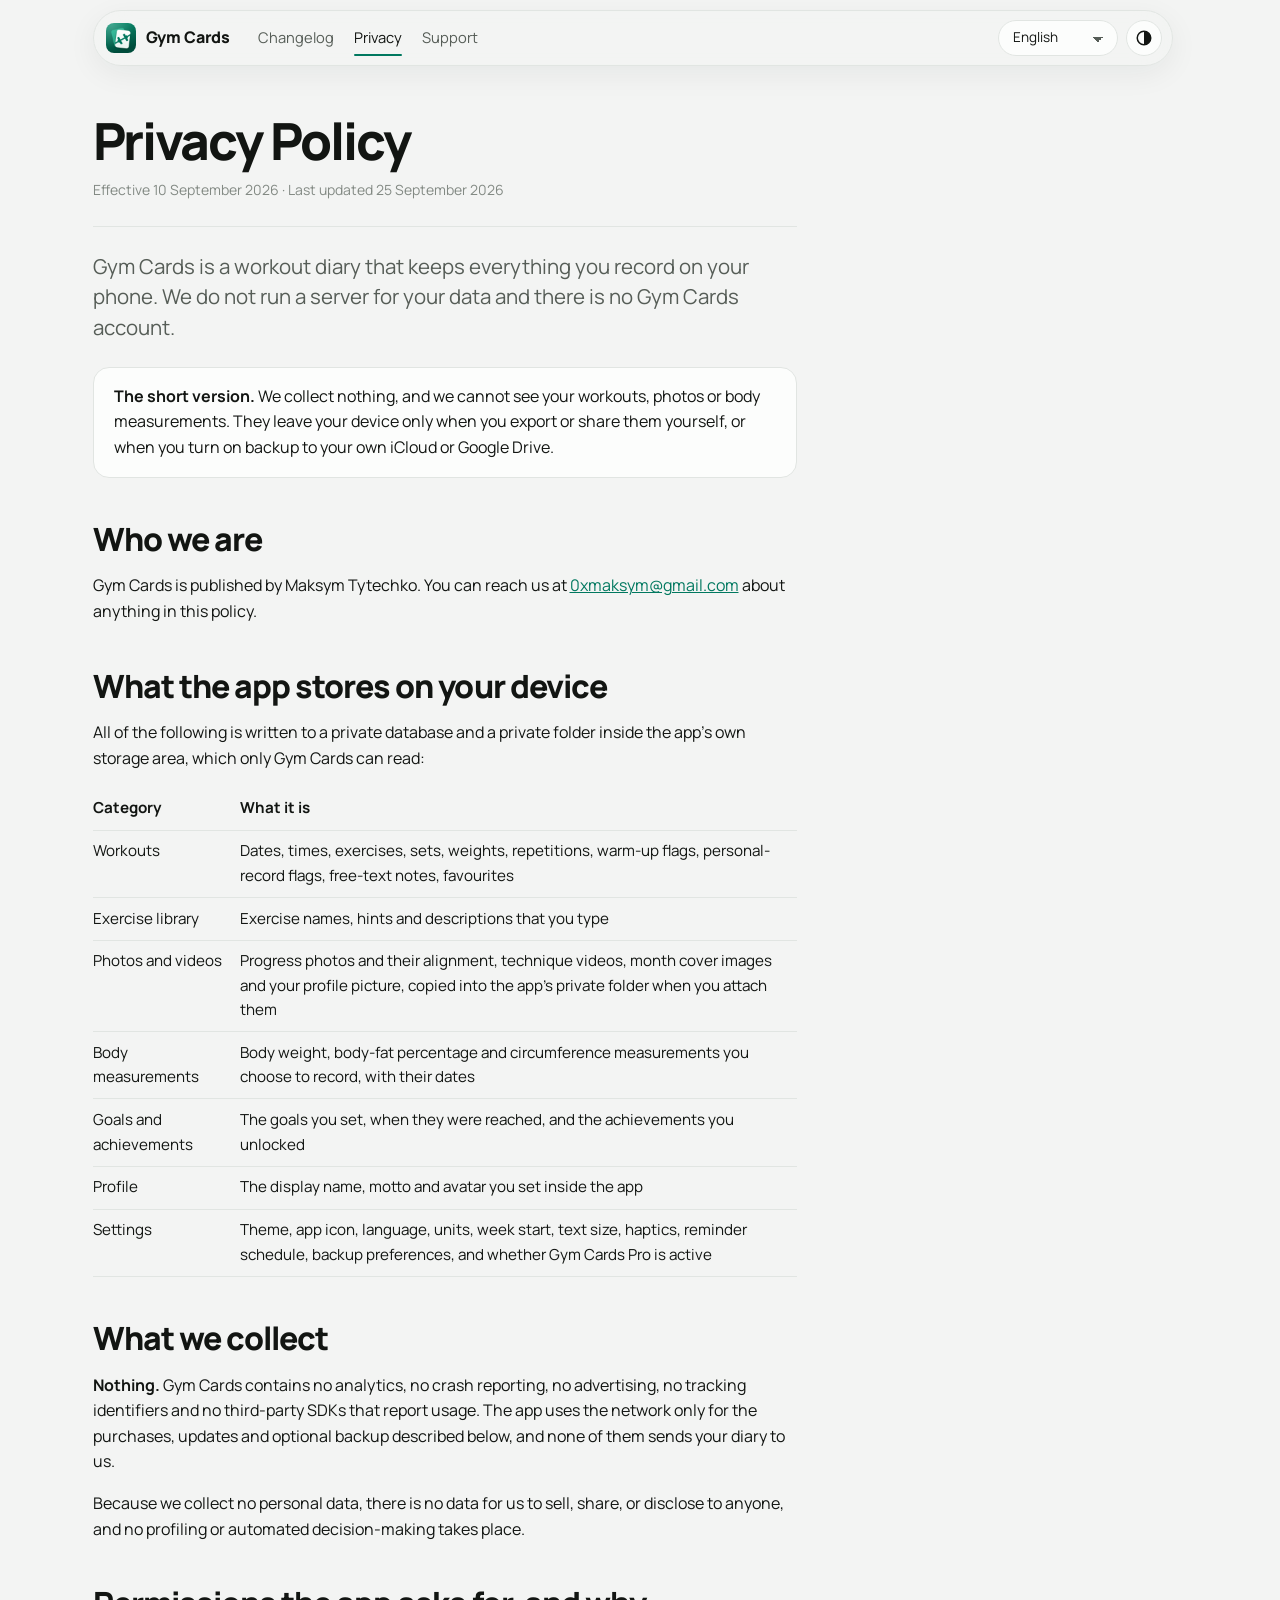
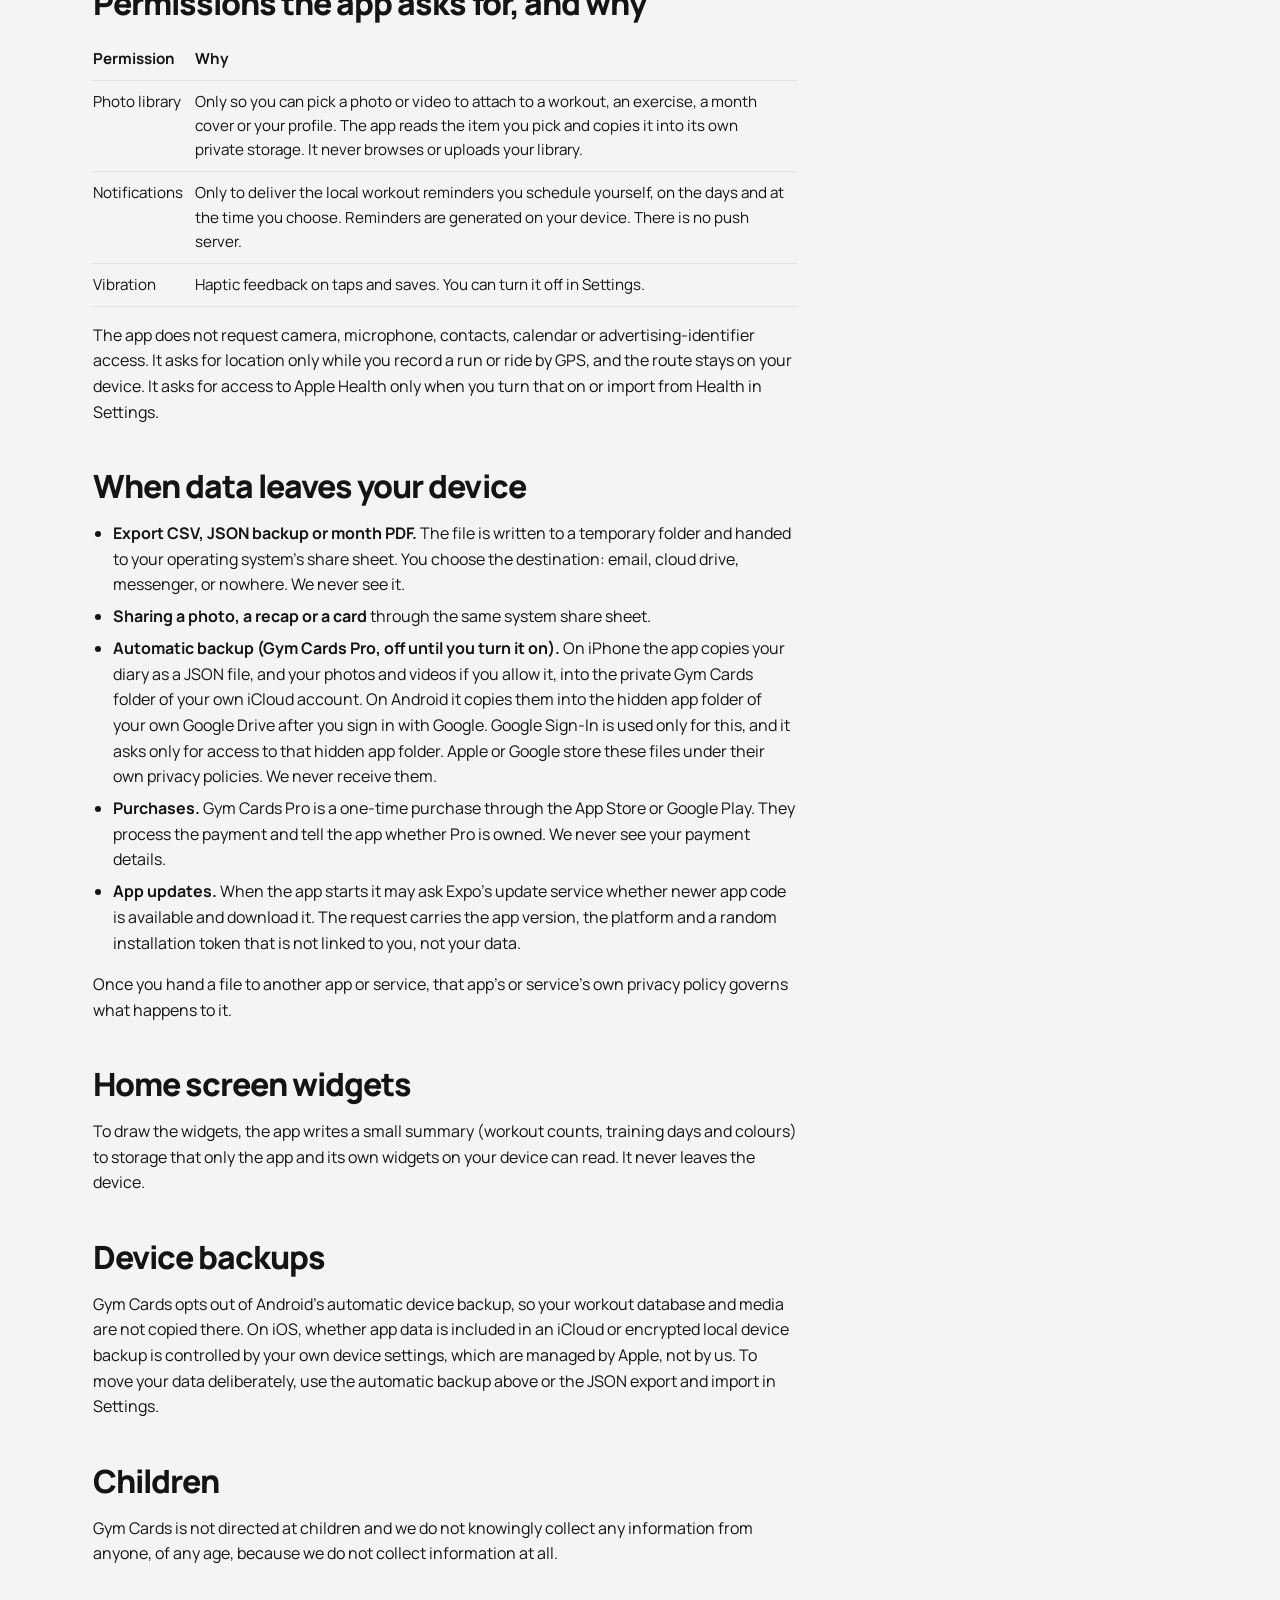
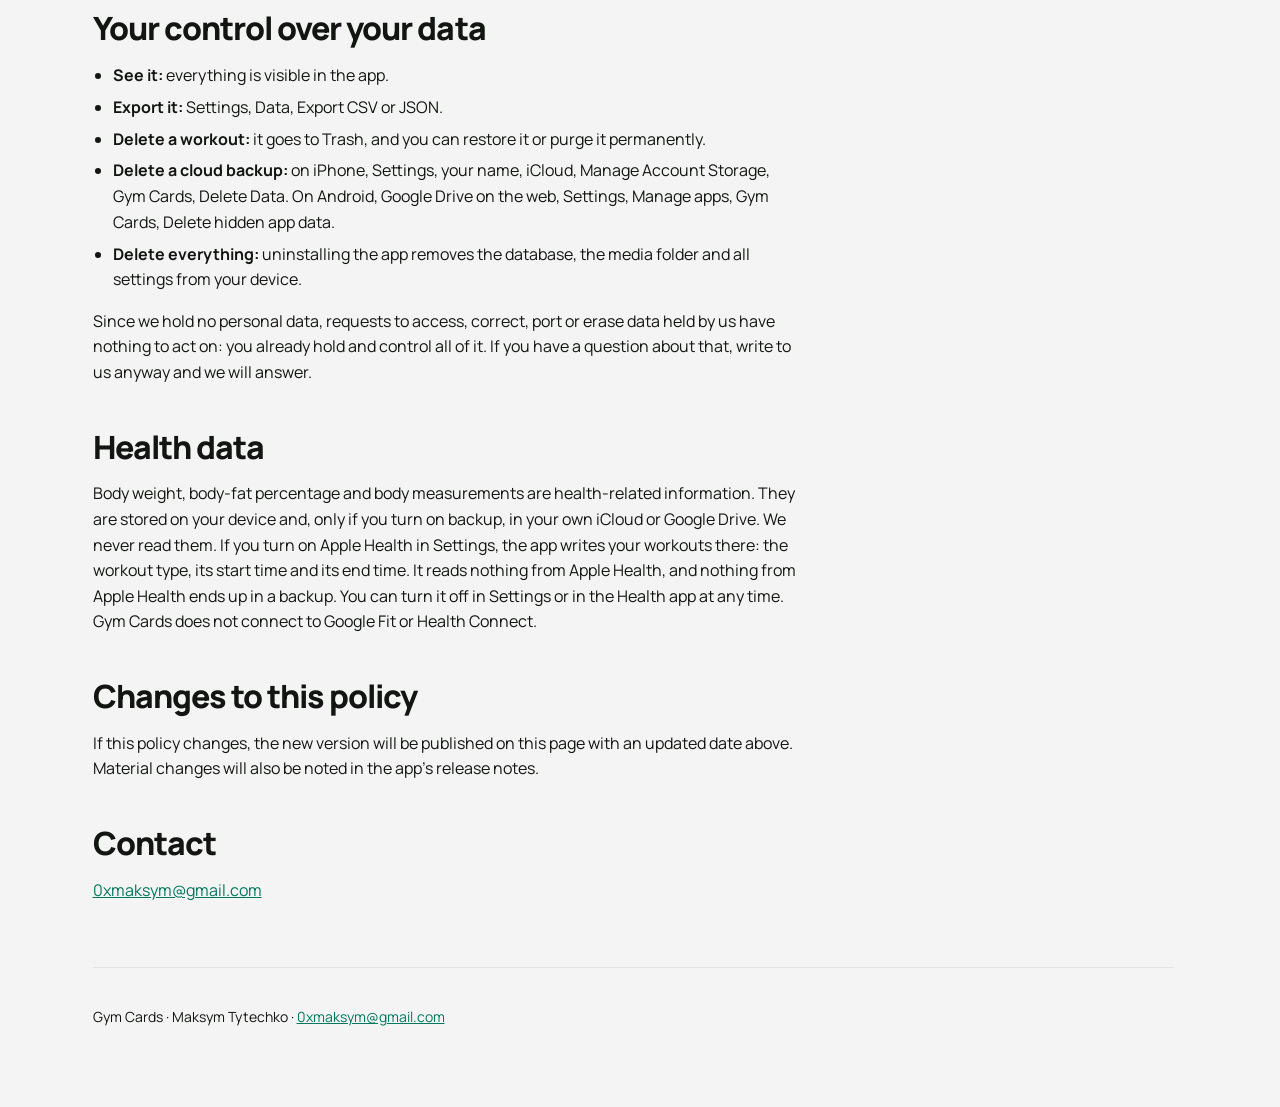
<file: privacy.html>
<!DOCTYPE html>
<html lang="en" data-title-en="Privacy Policy · Gym Cards" data-title-uk="Політика конфіденційності · Gym Cards" data-title-pl="Gym Cards: polityka prywatności" data-title-de="Gym Cards: Datenschutzerklärung" data-title-es="Gym Cards: política de privacidad" data-title-pt-BR="Gym Cards: política de privacidade">
<head>
<meta charset="utf-8">
<meta name="viewport" content="width=device-width, initial-scale=1">
<title>Privacy Policy · Gym Cards</title>
<link rel="icon" type="image/png" href="favicon.png">
<link rel="apple-touch-icon" href="apple-touch-icon.png">
<link rel="stylesheet" href="style.css">
<script src="site.js"></script>
</head>
<body>
<main class="prose">

<div class="topbar">
  <a class="brand" href="index.html"><img src="apple-touch-icon.png" alt="" width="28" height="28">Gym Cards</a>
  <button type="button" class="menu-toggle" data-menu aria-expanded="false" aria-controls="site-menu" aria-label="Menu"><span></span></button>
  <div class="menu" id="site-menu">
    <div class="menu-inner">
      <nav>
        <a href="changelog.html"><span data-lang="en">Changelog</span><span data-lang="uk" lang="uk">Що нового</span><span data-lang="pl" lang="pl">Zmiany</span><span data-lang="de" lang="de">Änderungen</span><span data-lang="es" lang="es">Novedades</span><span data-lang="pt-BR" lang="pt-BR">Novidades</span></a>
        <a href="privacy.html" aria-current="page"><span data-lang="en">Privacy</span><span data-lang="uk" lang="uk">Конфіденційність</span><span data-lang="pl" lang="pl">Prywatność</span><span data-lang="de" lang="de">Datenschutz</span><span data-lang="es" lang="es">Privacidad</span><span data-lang="pt-BR" lang="pt-BR">Privacidade</span></a>
        <a href="support.html"><span data-lang="en">Support</span><span data-lang="uk" lang="uk">Підтримка</span><span data-lang="pl" lang="pl">Pomoc</span><span data-lang="de" lang="de">Hilfe</span><span data-lang="es" lang="es">Ayuda</span><span data-lang="pt-BR" lang="pt-BR">Ajuda</span></a>
      </nav>
      <div class="controls">
        <select class="lang" data-set-lang aria-label="Language">
          <option value="de" lang="de">Deutsch</option>
          <option value="en" lang="en">English</option>
          <option value="es" lang="es">Español</option>
          <option value="pl" lang="pl">Polski</option>
          <option value="pt-BR" lang="pt-BR">Português</option>
          <option value="uk" lang="uk">Українська</option>
        </select>
        <button type="button" class="theme-toggle" data-toggle-theme aria-label="Switch theme">
          <svg viewBox="0 0 24 24" aria-hidden="true"><circle cx="12" cy="12" r="9" fill="none" stroke="currentColor" stroke-width="2"/><path d="M12 3a9 9 0 0 1 0 18z" fill="currentColor"/></svg>
        </button>
      </div>
    </div>
  </div>
</div>

<div data-lang="en">

<header>
  <h1>Privacy Policy</h1>
  <p class="meta">Effective 10 September 2026 · Last updated 25 September 2026</p>
</header>

<p class="lede">Gym Cards is a workout diary that keeps everything you record on your phone. We do not run a server for your data and there is no Gym Cards account.</p>

<div class="callout">
  <p><strong>The short version.</strong> We collect nothing, and we cannot see your workouts, photos or body measurements. They leave your device only when you export or share them yourself, or when you turn on backup to your own iCloud or Google Drive.</p>
</div>

<h2>Who we are</h2>
<p>Gym Cards is published by Maksym Tytechko. You can reach us at <a href="mailto:0xmaksym@gmail.com">0xmaksym@gmail.com</a> about anything in this policy.</p>

<h2>What the app stores on your device</h2>
<p>All of the following is written to a private database and a private folder inside the app's own storage area, which only Gym Cards can read:</p>
<table>
  <tr><th>Category</th><th>What it is</th></tr>
  <tr><td>Workouts</td><td>Dates, times, exercises, sets, weights, repetitions, warm-up flags, personal-record flags, free-text notes, favourites</td></tr>
  <tr><td>Exercise library</td><td>Exercise names, hints and descriptions that you type</td></tr>
  <tr><td>Photos and videos</td><td>Progress photos and their alignment, technique videos, month cover images and your profile picture, copied into the app's private folder when you attach them</td></tr>
  <tr><td>Body measurements</td><td>Body weight, body-fat percentage and circumference measurements you choose to record, with their dates</td></tr>
  <tr><td>Goals and achievements</td><td>The goals you set, when they were reached, and the achievements you unlocked</td></tr>
  <tr><td>Profile</td><td>The display name, motto and avatar you set inside the app</td></tr>
  <tr><td>Settings</td><td>Theme, app icon, language, units, week start, text size, haptics, reminder schedule, backup preferences, and whether Gym Cards Pro is active</td></tr>
</table>

<h2>What we collect</h2>
<p><strong>Nothing.</strong> Gym Cards contains no analytics, no crash reporting, no advertising, no tracking identifiers and no third-party SDKs that report usage. The app uses the network only for the purchases, updates and optional backup described below, and none of them sends your diary to us.</p>
<p>Because we collect no personal data, there is no data for us to sell, share, or disclose to anyone, and no profiling or automated decision-making takes place.</p>

<h2>Permissions the app asks for, and why</h2>
<table>
  <tr><th>Permission</th><th>Why</th></tr>
  <tr><td>Photo library</td><td>Only so you can pick a photo or video to attach to a workout, an exercise, a month cover or your profile. The app reads the item you pick and copies it into its own private storage. It never browses or uploads your library.</td></tr>
  <tr><td>Notifications</td><td>Only to deliver the local workout reminders you schedule yourself, on the days and at the time you choose. Reminders are generated on your device. There is no push server.</td></tr>
  <tr><td>Vibration</td><td>Haptic feedback on taps and saves. You can turn it off in Settings.</td></tr>
</table>
<p>The app does not request camera, microphone, contacts, calendar or advertising-identifier access. It asks for location only while you record a run or ride by GPS, and the route stays on your device. It asks for access to Apple Health only when you turn that on or import from Health in Settings.</p>

<h2>When data leaves your device</h2>
<ul>
  <li><strong>Export CSV, JSON backup or month PDF.</strong> The file is written to a temporary folder and handed to your operating system's share sheet. You choose the destination: email, cloud drive, messenger, or nowhere. We never see it.</li>
  <li><strong>Sharing a photo, a recap or a card</strong> through the same system share sheet.</li>
  <li><strong>Automatic backup (Gym Cards Pro, off until you turn it on).</strong> On iPhone the app copies your diary as a JSON file, and your photos and videos if you allow it, into the private Gym Cards folder of your own iCloud account. On Android it copies them into the hidden app folder of your own Google Drive after you sign in with Google. Google Sign-In is used only for this, and it asks only for access to that hidden app folder. Apple or Google store these files under their own privacy policies. We never receive them.</li>
  <li><strong>Purchases.</strong> Gym Cards Pro is a one-time purchase through the App Store or Google Play. They process the payment and tell the app whether Pro is owned. We never see your payment details.</li>
  <li><strong>App updates.</strong> When the app starts it may ask Expo's update service whether newer app code is available and download it. The request carries the app version, the platform and a random installation token that is not linked to you, not your data.</li>
</ul>
<p>Once you hand a file to another app or service, that app's or service's own privacy policy governs what happens to it.</p>

<h2>Home screen widgets</h2>
<p>To draw the widgets, the app writes a small summary (workout counts, training days and colours) to storage that only the app and its own widgets on your device can read. It never leaves the device.</p>

<h2>Device backups</h2>
<p>Gym Cards opts out of Android's automatic device backup, so your workout database and media are not copied there. On iOS, whether app data is included in an iCloud or encrypted local device backup is controlled by your own device settings, which are managed by Apple, not by us. To move your data deliberately, use the automatic backup above or the JSON export and import in Settings.</p>

<h2>Children</h2>
<p>Gym Cards is not directed at children and we do not knowingly collect any information from anyone, of any age, because we do not collect information at all.</p>

<h2>Your control over your data</h2>
<ul>
  <li><strong>See it:</strong> everything is visible in the app.</li>
  <li><strong>Export it:</strong> Settings, Data, Export CSV or JSON.</li>
  <li><strong>Delete a workout:</strong> it goes to Trash, and you can restore it or purge it permanently.</li>
  <li><strong>Delete a cloud backup:</strong> on iPhone, Settings, your name, iCloud, Manage Account Storage, Gym Cards, Delete Data. On Android, Google Drive on the web, Settings, Manage apps, Gym Cards, Delete hidden app data.</li>
  <li><strong>Delete everything:</strong> uninstalling the app removes the database, the media folder and all settings from your device.</li>
</ul>
<p>Since we hold no personal data, requests to access, correct, port or erase data held by us have nothing to act on: you already hold and control all of it. If you have a question about that, write to us anyway and we will answer.</p>

<h2>Health data</h2>
<p>Body weight, body-fat percentage and body measurements are health-related information. They are stored on your device and, only if you turn on backup, in your own iCloud or Google Drive. We never read them. If you turn on Apple Health in Settings, the app writes your workouts there: the workout type, its start time and its end time. It reads nothing from Apple Health, and nothing from Apple Health ends up in a backup. You can turn it off in Settings or in the Health app at any time. Gym Cards does not connect to Google Fit or Health Connect.</p>

<h2>Changes to this policy</h2>
<p>If this policy changes, the new version will be published on this page with an updated date above. Material changes will also be noted in the app's release notes.</p>

<h2>Contact</h2>
<p><a href="mailto:0xmaksym@gmail.com">0xmaksym@gmail.com</a></p>

</div>

<div data-lang="uk" lang="uk" id="uk">

<header>
  <h1>Політика конфіденційності</h1>
  <p class="meta">Чинна з 10 вересня 2026 · Оновлено 25 вересня 2026</p>
</header>

<p class="lede">Gym Cards це щоденник тренувань, який зберігає все, що ви записуєте, на вашому телефоні. У нас немає сервера для ваших даних і немає акаунтів Gym Cards.</p>

<div class="callout">
  <p><strong>Коротко.</strong> Ми нічого не збираємо і не можемо побачити ваші тренування, фото чи виміри тіла. Вони залишають пристрій лише тоді, коли ви самі їх експортуєте чи ділитеся ними, або коли вмикаєте бекап у власний iCloud чи Google Drive.</p>
</div>

<h2>Хто ми</h2>
<p>Gym Cards видає Титечко Максим. Пишіть на <a href="mailto:0xmaksym@gmail.com">0xmaksym@gmail.com</a> з будь-якого питання щодо цієї політики.</p>

<h2>Що застосунок зберігає на вашому пристрої</h2>
<p>Усе перелічене записується в приватну базу даних і приватну теку всередині сховища застосунку, куди має доступ лише Gym Cards:</p>
<table>
  <tr><th>Категорія</th><th>Що саме</th></tr>
  <tr><td>Тренування</td><td>Дати, час, вправи, сети, вага, повторення, позначки розминки й особистих рекордів, текстові нотатки, обране</td></tr>
  <tr><td>Бібліотека вправ</td><td>Назви, підказки та описи вправ, які ви вводите</td></tr>
  <tr><td>Фото й відео</td><td>Фото прогресу та їхнє вирівнювання, відео техніки, обкладинки місяців і аватар, які копіюються в приватну теку застосунку, коли ви їх додаєте</td></tr>
  <tr><td>Виміри тіла</td><td>Вага, відсоток жиру та обхвати, які ви вирішили записати, разом із датами</td></tr>
  <tr><td>Цілі й досягнення</td><td>Цілі, які ви ставите, дата їх досягнення та відкриті досягнення</td></tr>
  <tr><td>Профіль</td><td>Ім'я, девіз і аватар, які ви задаєте в застосунку</td></tr>
  <tr><td>Налаштування</td><td>Тема, іконка, мова, одиниці, початок тижня, розмір тексту, вібрація, розклад нагадувань, налаштування бекапу та те, чи активний Gym Cards Pro</td></tr>
</table>

<h2>Що ми збираємо</h2>
<p><strong>Нічого.</strong> У Gym Cards немає аналітики, збору збоїв, реклами, ідентифікаторів відстеження чи сторонніх SDK, які щось передають. Застосунок звертається до мережі лише для покупок, оновлень і необов'язкового бекапу, описаних нижче, і жодне з цього не надсилає ваш щоденник нам.</p>
<p>Оскільки ми не збираємо персональних даних, нам нічого продавати, передавати чи розкривати; профілювання й автоматизованого ухвалення рішень не відбувається.</p>

<h2>Які дозволи застосунок просить і навіщо</h2>
<table>
  <tr><th>Дозвіл</th><th>Навіщо</th></tr>
  <tr><td>Медіатека</td><td>Лише щоб ви могли вибрати фото чи відео для тренування, вправи, обкладинки місяця або профілю. Застосунок читає обраний елемент і копіює його у власне приватне сховище. Він не переглядає й не вивантажує вашу медіатеку.</td></tr>
  <tr><td>Сповіщення</td><td>Лише щоб доставляти локальні нагадування про тренування, які ви самі запланували на обрані дні й час. Нагадування створюються на пристрої. Push-сервера немає.</td></tr>
  <tr><td>Вібрація</td><td>Тактильний відгук на натиски й збереження. Вимикається в налаштуваннях.</td></tr>
</table>
<p>Застосунок не просить доступу до камери, мікрофона, контактів, календаря чи рекламного ідентифікатора. Геолокацію він просить лише тоді, коли ви записуєте пробіжку чи заїзд по GPS, і маршрут лишається на пристрої. Доступ до Apple Health він просить лише тоді, коли ви самі вмикаєте це або імпортуєте з Health у налаштуваннях.</p>

<h2>Коли дані залишають пристрій</h2>
<ul>
  <li><strong>Експорт CSV, резервна копія JSON або PDF місяця.</strong> Файл записується в тимчасову теку й передається системному вікну «Поділитися». Призначення обираєте ви: пошта, хмара, месенджер або нікуди. Ми його не бачимо.</li>
  <li><strong>Поділитися фото, підсумком чи карткою</strong> через те саме системне вікно.</li>
  <li><strong>Автобекап (Gym Cards Pro, вимкнений, доки ви його не ввімкнете).</strong> На iPhone застосунок копіює щоденник файлом JSON, а за вашим дозволом і фото з відео, у приватну теку Gym Cards у вашому власному iCloud. На Android копіює їх у приховану теку застосунку у вашому власному Google Drive після входу через Google. Вхід через Google потрібен лише для цього й просить доступ тільки до цієї прихованої теки. Apple чи Google зберігають ці файли за власними політиками конфіденційності. Ми їх ніколи не отримуємо.</li>
  <li><strong>Покупки.</strong> Gym Cards Pro купується один раз через App Store або Google Play. Вони обробляють оплату й повідомляють застосунку, чи куплено Pro. Платіжних даних ми не бачимо.</li>
  <li><strong>Оновлення застосунку.</strong> Під час запуску застосунок може запитати сервіс оновлень Expo, чи є новіший код застосунку, і завантажити його. Запит містить версію застосунку, платформу й випадковий токен встановлення, не пов'язаний з вами, а не ваші дані.</li>
</ul>
<p>Щойно ви передали файл іншому застосунку чи сервісу, з ним працює політика конфіденційності того застосунку чи сервісу.</p>

<h2>Віджети на домашньому екрані</h2>
<p>Щоб намалювати віджети, застосунок записує короткий підсумок (кількість тренувань, дні тренувань і кольори) у сховище, яке на вашому пристрої можуть читати лише сам застосунок і його віджети. Воно не залишає пристрій.</p>

<h2>Резервні копії пристрою</h2>
<p>Gym Cards вимикає автоматичне резервне копіювання пристрою на Android, тож база тренувань і медіа туди не копіюються. На iOS те, чи потрапляють дані застосунку в резервну копію iCloud або зашифровану локальну копію пристрою, визначають ваші власні налаштування, якими керує Apple, а не ми. Щоб свідомо перенести дані, скористайтеся автобекапом вище або експортом та імпортом JSON у налаштуваннях.</p>

<h2>Діти</h2>
<p>Gym Cards не призначений для дітей, і ми свідомо не збираємо інформацію від будь-кого будь-якого віку, бо не збираємо інформацію взагалі.</p>

<h2>Ваш контроль над даними</h2>
<ul>
  <li><strong>Побачити:</strong> усе видно в застосунку.</li>
  <li><strong>Експортувати:</strong> Налаштування, Дані, експорт CSV або JSON.</li>
  <li><strong>Видалити тренування:</strong> воно потрапляє в кошик, звідки його можна відновити або видалити остаточно.</li>
  <li><strong>Видалити бекап у хмарі:</strong> на iPhone Параметри, ваше ім'я, iCloud, Керувати сховищем, Gym Cards, Видалити дані. На Android Google Drive у браузері, Налаштування, Керування додатками, Gym Cards, Видалити приховані дані додатка.</li>
  <li><strong>Видалити все:</strong> видалення застосунку стирає базу, теку медіа й усі налаштування з пристрою.</li>
</ul>
<p>Оскільки ми не тримаємо персональних даних, запити на доступ, виправлення, перенесення чи стирання даних у нас не мають до чого застосуватися: ви вже володієте всім і керуєте всім. Якщо все ж маєте питання, напишіть нам, і ми відповімо.</p>

<h2>Дані про здоров'я</h2>
<p>Вага, відсоток жиру й обхвати тіла є інформацією, пов'язаною зі здоров'ям. Вони зберігаються на вашому пристрої і, лише якщо ви ввімкнули бекап, у вашому власному iCloud чи Google Drive. Ми їх ніколи не читаємо. Якщо ви ввімкнете Apple Health у налаштуваннях, застосунок записує туди ваші тренування: тип, час початку й час завершення. Зі самого Apple Health він нічого не читає, і жодні дані звідти не потрапляють у бекап. Вимкнути можна в налаштуваннях або в програмі «Здоров'я» будь-коли. Gym Cards не під'єднується до Google Fit чи Health Connect.</p>

<h2>Зміни в політиці</h2>
<p>Якщо політика зміниться, нова редакція з'явиться на цій сторінці з оновленою датою вгорі. Про суттєві зміни ми також напишемо в нотатках до випуску.</p>

<h2>Контакт</h2>
<p><a href="mailto:0xmaksym@gmail.com">0xmaksym@gmail.com</a></p>

</div>

<div data-lang="pl" lang="pl" id="pl">

<header>
  <h1>Polityka prywatności</h1>
  <p class="meta">Obowiązuje od 10 września 2026 · Ostatnia aktualizacja 25 września 2026</p>
</header>

<p class="lede">Gym Cards to dziennik treningowy, który przechowuje wszystko, co zapisujesz, na twoim telefonie. Nie prowadzimy serwera dla twoich danych i nie ma konta Gym Cards.</p>

<div class="callout">
  <p><strong>W skrócie.</strong> Niczego nie zbieramy i nie możemy zobaczyć twoich treningów, zdjęć ani pomiarów ciała. Opuszczają one urządzenie tylko wtedy, gdy samodzielnie je eksportujesz lub udostępniasz albo gdy włączysz kopię zapasową na twój własny iCloud lub Google Drive.</p>
</div>

<h2>Kim jesteśmy</h2>
<p>Wydawcą Gym Cards jest Maksym Tytechko. W każdej sprawie dotyczącej tej polityki możesz się z nami skontaktować pod adresem <a href="mailto:0xmaksym@gmail.com">0xmaksym@gmail.com</a>.</p>

<h2>Co aplikacja przechowuje na twoim urządzeniu</h2>
<p>Wszystkie poniższe dane są zapisywane w prywatnej bazie danych i w prywatnym folderze w obrębie własnego obszaru pamięci aplikacji, który może odczytać tylko Gym Cards:</p>
<table>
  <tr><th>Kategoria</th><th>Co to jest</th></tr>
  <tr><td>Treningi</td><td>Daty, godziny, ćwiczenia, serie, ciężary, powtórzenia, oznaczenia rozgrzewki, oznaczenia rekordów życiowych, notatki tekstowe, ulubione</td></tr>
  <tr><td>Biblioteka ćwiczeń</td><td>Nazwy ćwiczeń, wskazówki i opisy, które wpisujesz</td></tr>
  <tr><td>Zdjęcia i filmy</td><td>Zdjęcia postępów i ich wyrównanie, filmy z techniką, okładki miesięcy i twoje zdjęcie profilowe, kopiowane do prywatnego folderu aplikacji, gdy je dołączasz</td></tr>
  <tr><td>Pomiary ciała</td><td>Waga ciała, procent tkanki tłuszczowej i pomiary obwodów, które zdecydujesz się zapisać, wraz z ich datami</td></tr>
  <tr><td>Cele i osiągnięcia</td><td>Wyznaczone przez ciebie cele, to, kiedy zostały osiągnięte, oraz odblokowane osiągnięcia</td></tr>
  <tr><td>Profil</td><td>Wyświetlana nazwa, motto i awatar ustawione w aplikacji</td></tr>
  <tr><td>Ustawienia</td><td>Motyw, ikona aplikacji, język, jednostki, początek tygodnia, rozmiar tekstu, wibracje, harmonogram przypomnień, preferencje kopii zapasowej oraz to, czy Gym Cards Pro jest aktywny</td></tr>
</table>

<h2>Co zbieramy</h2>
<p><strong>Nic.</strong> Gym Cards nie zawiera analityki, raportowania awarii, reklam, identyfikatorów śledzących ani zewnętrznych SDK, które raportują użycie. Aplikacja korzysta z sieci tylko w celu zakupów, aktualizacji i opcjonalnej kopii zapasowej opisanych poniżej i żadne z nich nie wysyła nam twojego dziennika.</p>
<p>Ponieważ nie zbieramy danych osobowych, nie mamy żadnych danych, które moglibyśmy komukolwiek sprzedać, udostępnić lub ujawnić, i nie odbywa się żadne profilowanie ani zautomatyzowane podejmowanie decyzji.</p>

<h2>O jakie uprawnienia prosi aplikacja i dlaczego</h2>
<table>
  <tr><th>Uprawnienie</th><th>Dlaczego</th></tr>
  <tr><td>Biblioteka zdjęć</td><td>Tylko po to, by umożliwić ci wybranie zdjęcia lub filmu do dołączenia do treningu, ćwiczenia, okładki miesiąca lub profilu. Aplikacja odczytuje wybrany element i kopiuje go do własnej prywatnej pamięci. Nigdy nie przegląda ani nie przesyła twojej biblioteki.</td></tr>
  <tr><td>Powiadomienia</td><td>Tylko do dostarczania lokalnych przypomnień o treningu, które samodzielnie ustawiasz, w wybrane przez ciebie dni i o wybranej godzinie. Przypomnienia są tworzone na twoim urządzeniu. Nie ma serwera powiadomień push.</td></tr>
  <tr><td>Wibracje</td><td>Haptyczna informacja zwrotna przy stuknięciach i zapisywaniu. Możesz ją wyłączyć w Ustawieniach.</td></tr>
</table>
<p>Aplikacja nie prosi o dostęp do aparatu, mikrofonu, kontaktów, kalendarza ani identyfikatora reklamowego. O lokalizację prosi tylko wtedy, gdy nagrywasz bieg lub przejazd z GPS, a trasa zostaje na twoim urządzeniu. O dostęp do Apple Health prosi tylko wtedy, gdy sam włączysz to lub zaimportujesz dane z Health w ustawieniach.</p>

<h2>Kiedy dane opuszczają twoje urządzenie</h2>
<ul>
  <li><strong>Eksport CSV, kopii JSON lub PDF miesiąca.</strong> Plik jest zapisywany w folderze tymczasowym i przekazywany do systemowego arkusza udostępniania. Ty wybierasz miejsce docelowe: e-mail, dysk w chmurze, komunikator albo nigdzie. Nigdy go nie widzimy.</li>
  <li><strong>Udostępnianie zdjęcia, podsumowania lub karty</strong> przez ten sam systemowy arkusz udostępniania.</li>
  <li><strong>Automatyczna kopia zapasowa (Gym Cards Pro, wyłączona, dopóki jej nie włączysz).</strong> Na iPhonie aplikacja kopiuje twój dziennik jako plik JSON, a jeśli na to zezwolisz, także twoje zdjęcia i filmy, do prywatnego folderu Gym Cards na twoim własnym koncie iCloud. Na Androidzie kopiuje je do ukrytego folderu aplikacji na twoim własnym Google Drive po zalogowaniu się kontem Google. Google Sign-In jest używany wyłącznie w tym celu i prosi tylko o dostęp do tego ukrytego folderu aplikacji. Apple lub Google przechowują te pliki zgodnie z własnymi politykami prywatności. Nigdy ich nie otrzymujemy.</li>
  <li><strong>Zakupy.</strong> Gym Cards Pro to jednorazowy zakup przez App Store lub Google Play. Obsługują one płatność i informują aplikację, czy posiadasz Pro. Nigdy nie widzimy twoich danych płatniczych.</li>
  <li><strong>Aktualizacje aplikacji.</strong> Przy uruchomieniu aplikacja może zapytać usługę aktualizacji Expo, czy dostępny jest nowszy kod aplikacji, i go pobrać. Zapytanie zawiera wersję aplikacji, platformę i losowy token instalacji niepowiązany z tobą, a nie twoje dane.</li>
</ul>
<p>Gdy przekażesz plik innej aplikacji lub usłudze, to, co się z nim dzieje, podlega polityce prywatności tej aplikacji lub usługi.</p>

<h2>Widżety na ekranie głównym</h2>
<p>Aby narysować widżety, aplikacja zapisuje krótkie podsumowanie (liczbę treningów, dni treningowe i kolory) w pamięci, którą na twoim urządzeniu mogą odczytać tylko aplikacja i jej własne widżety. Nigdy nie opuszcza ono urządzenia.</p>

<h2>Kopie zapasowe urządzenia</h2>
<p>Gym Cards rezygnuje z automatycznej kopii zapasowej urządzenia na Androidzie, więc twoja baza treningów i multimedia nie są tam kopiowane. Na iOS to, czy dane aplikacji trafiają do kopii zapasowej iCloud lub zaszyfrowanej lokalnej kopii zapasowej urządzenia, zależy od twoich własnych ustawień urządzenia, którymi zarządza Apple, a nie my. Aby celowo przenieść dane, użyj opisanej wyżej automatycznej kopii zapasowej albo eksportu i importu JSON w Ustawieniach.</p>

<h2>Dzieci</h2>
<p>Aplikacja Gym Cards nie jest skierowana do dzieci i świadomie nie zbieramy żadnych informacji od nikogo, w żadnym wieku, ponieważ w ogóle nie zbieramy informacji.</p>

<h2>Twoja kontrola nad danymi</h2>
<ul>
  <li><strong>Wgląd:</strong> wszystko jest widoczne w aplikacji.</li>
  <li><strong>Eksport:</strong> Ustawienia, Dane, Eksport CSV lub JSON.</li>
  <li><strong>Usunięcie treningu:</strong> trening trafia do Kosza, skąd możesz go przywrócić albo usunąć na stałe.</li>
  <li><strong>Usunięcie kopii zapasowej w chmurze:</strong> na iPhonie Ustawienia, twoje imię i nazwisko, iCloud, Zarządzaj pamięcią masową konta, Gym Cards, Usuń dane. Na Androidzie Google Drive w przeglądarce, Ustawienia, Zarządzaj aplikacjami, Gym Cards, Usuń ukryte dane aplikacji.</li>
  <li><strong>Usunięcie wszystkiego:</strong> odinstalowanie aplikacji usuwa z urządzenia bazę danych, folder z multimediami i wszystkie ustawienia.</li>
</ul>
<p>Ponieważ nie przechowujemy żadnych danych osobowych, żądania dostępu do danych przechowywanych przez nas, ich sprostowania, przeniesienia lub usunięcia nie mają czego dotyczyć: wszystkie te dane już masz i kontrolujesz. Jeśli masz pytanie w tej sprawie, i tak do nas napisz, a odpowiemy.</p>

<h2>Dane dotyczące zdrowia</h2>
<p>Waga ciała, procent tkanki tłuszczowej i pomiary ciała to informacje związane ze zdrowiem. Są przechowywane na twoim urządzeniu oraz, tylko jeśli włączysz kopię zapasową, na twoim własnym iCloud lub Google Drive. Nigdy ich nie odczytujemy. Jeśli włączysz Apple Health w ustawieniach, aplikacja zapisuje tam twoje treningi: typ, godzinę rozpoczęcia i zakończenia. Z samego Apple Health niczego nie odczytuje i nic stamtąd nie trafia do kopii zapasowej. Możesz to wyłączyć w ustawieniach albo w aplikacji Zdrowie w dowolnej chwili. Gym Cards nie łączy się z Google Fit ani Health Connect.</p>

<h2>Zmiany tej polityki</h2>
<p>Jeśli ta polityka się zmieni, nowa wersja zostanie opublikowana na tej stronie z zaktualizowaną datą powyżej. Istotne zmiany zostaną też odnotowane w informacjach o wersji aplikacji.</p>

<h2>Kontakt</h2>
<p><a href="mailto:0xmaksym@gmail.com">0xmaksym@gmail.com</a></p>

</div>

<div data-lang="de" lang="de" id="de">

<header>
  <h1>Datenschutzerklärung</h1>
  <p class="meta">Gültig ab 10. September 2026 · Zuletzt aktualisiert am 25. September 2026</p>
</header>

<p class="lede">Gym Cards ist ein Trainingstagebuch, das alles, was du erfasst, auf deinem Handy speichert. Wir betreiben keinen Server für deine Daten, und es gibt kein Konto bei Gym Cards.</p>

<div class="callout">
  <p><strong>Die Kurzfassung.</strong> Wir erheben nichts, und wir können deine Trainings, Fotos oder Körpermaße nicht sehen. Sie verlassen dein Gerät nur, wenn du sie selbst exportierst oder teilst oder wenn du das Backup in deine eigene iCloud oder dein eigenes Google Drive einschaltest.</p>
</div>

<h2>Wer wir sind</h2>
<p>Gym Cards wird von Maksym Tytechko veröffentlicht. Zu allen Fragen zu dieser Erklärung erreichst du uns unter <a href="mailto:0xmaksym@gmail.com">0xmaksym@gmail.com</a>.</p>

<h2>Was die App auf deinem Gerät speichert</h2>
<p>Alles Folgende wird in eine private Datenbank und einen privaten Ordner im eigenen Speicherbereich der App geschrieben, die nur Gym Cards lesen kann:</p>
<table>
  <tr><th>Kategorie</th><th>Was es ist</th></tr>
  <tr><td>Trainings</td><td>Datumsangaben, Uhrzeiten, Übungen, Sätze, Gewichte, Wiederholungen, Markierungen für Aufwärmsätze, Markierungen für persönliche Rekorde, Notizen in freiem Text, Favoriten</td></tr>
  <tr><td>Übungsbibliothek</td><td>Namen, Hinweise und Beschreibungen von Übungen, die du eintippst</td></tr>
  <tr><td>Fotos und Videos</td><td>Fortschrittsfotos und ihre Ausrichtung, Technikvideos, Titelbilder der Monate und dein Profilbild, die beim Anhängen in den privaten Ordner der App kopiert werden</td></tr>
  <tr><td>Körpermaße</td><td>Körpergewicht, Körperfettanteil und Umfangsmaße, die du erfassen möchtest, mit ihren Datumsangaben</td></tr>
  <tr><td>Ziele und Erfolge</td><td>Die Ziele, die du setzt, wann sie erreicht wurden, und die Erfolge, die du freigeschaltet hast</td></tr>
  <tr><td>Profil</td><td>Der Anzeigename, das Motto und der Avatar, die du in der App festlegst</td></tr>
  <tr><td>Einstellungen</td><td>Farbthema, App-Icon, Sprache, Einheiten, Wochenbeginn, Textgröße, Vibration, Zeitplan der Erinnerungen, Backup-Einstellungen und ob Gym Cards Pro aktiv ist</td></tr>
</table>

<h2>Was wir erheben</h2>
<p><strong>Nichts.</strong> Gym Cards enthält keine Analysetools, keine Absturzberichte, keine Werbung, keine Tracking-Kennungen und keine SDKs von Drittanbietern, die die Nutzung melden. Die App nutzt das Netzwerk nur für die unten beschriebenen Käufe, Updates und das optionale Backup, und keines davon schickt dein Tagebuch an uns.</p>
<p>Da wir keine personenbezogenen Daten erheben, gibt es keine Daten, die wir verkaufen, weitergeben oder gegenüber irgendjemandem offenlegen könnten, und es findet weder Profiling noch automatisierte Entscheidungsfindung statt.</p>

<h2>Welche Berechtigungen die App anfragt und warum</h2>
<table>
  <tr><th>Berechtigung</th><th>Warum</th></tr>
  <tr><td>Fotogalerie</td><td>Nur damit du ein Foto oder Video auswählen kannst, um es an ein Training, eine Übung, ein Titelbild eines Monats oder dein Profil anzuhängen. Die App liest das ausgewählte Element und kopiert es in ihren eigenen privaten Speicher. Sie durchsucht deine Galerie nie und lädt sie nie hoch.</td></tr>
  <tr><td>Benachrichtigungen</td><td>Nur um die lokalen Trainingserinnerungen zuzustellen, die du selbst planst, an den Tagen und zu der Uhrzeit, die du wählst. Erinnerungen werden auf deinem Gerät erzeugt. Es gibt keinen Push-Server.</td></tr>
  <tr><td>Vibration</td><td>Haptisches Feedback beim Tippen und Speichern. Du kannst es in den Einstellungen ausschalten.</td></tr>
</table>
<p>Die App fordert keinen Zugriff auf Kamera, Mikrofon, Kontakte, Kalender oder die Werbe-ID an. Nach deinem Standort fragt sie nur, während du einen Lauf oder eine Fahrt per GPS aufzeichnest, und die Route bleibt auf deinem Gerät. Um Zugriff auf Apple Health bittet sie nur, wenn du das in den Einstellungen selbst einschaltest oder aus Health importierst.</p>

<h2>Wann Daten dein Gerät verlassen</h2>
<ul>
  <li><strong>CSV-Export, JSON-Backup oder Monats-PDF.</strong> Die Datei wird in einen temporären Ordner geschrieben und an das Teilen-Menü deines Betriebssystems übergeben. Du wählst das Ziel: E-Mail, Cloud-Speicher, Messenger oder nirgendwohin. Wir sehen sie nie.</li>
  <li><strong>Teilen eines Fotos, eines Rückblicks oder einer Karte</strong> über dasselbe Teilen-Menü des Systems.</li>
  <li><strong>Automatisches Backup (Gym Cards Pro, ausgeschaltet, bis du es einschaltest).</strong> Auf dem iPhone kopiert die App dein Tagebuch als JSON-Datei und, wenn du es erlaubst, deine Fotos und Videos in den privaten Ordner von Gym Cards in deinem eigenen iCloud-Konto. Unter Android kopiert sie sie in den versteckten App-Ordner deines eigenen Google Drive, nachdem du dich mit Google angemeldet hast. Google Sign-In wird nur dafür verwendet und fragt nur nach Zugriff auf diesen versteckten App-Ordner. Apple bzw. Google speichern diese Dateien gemäß ihren eigenen Datenschutzerklärungen. Wir erhalten sie nie.</li>
  <li><strong>Käufe.</strong> Gym Cards Pro ist ein Einmalkauf über den App Store oder Google Play. Sie wickeln die Zahlung ab und teilen der App mit, ob Pro gekauft wurde. Wir sehen deine Zahlungsdaten nie.</li>
  <li><strong>App-Updates.</strong> Beim Start kann die App beim Update-Dienst von Expo nachfragen, ob neuerer App-Code verfügbar ist, und ihn herunterladen. Die Anfrage enthält die App-Version, die Plattform und ein zufälliges Installations-Token, das nicht mit dir verknüpft ist, nicht deine Daten.</li>
</ul>
<p>Sobald du eine Datei an eine andere App oder einen anderen Dienst übergibst, regelt die Datenschutzerklärung dieser App bzw. dieses Dienstes, was mit ihr geschieht.</p>

<h2>Widgets auf dem Home-Bildschirm</h2>
<p>Um die Widgets zu zeichnen, schreibt die App eine kleine Zusammenfassung (Anzahl der Trainings, Trainingstage und Farben) in einen Speicher, den nur die App und ihre eigenen Widgets auf deinem Gerät lesen können. Sie verlässt das Gerät nie.</p>

<h2>Gerätebackups</h2>
<p>Gym Cards ist vom automatischen Gerätebackup von Android ausgenommen, daher werden deine Trainingsdatenbank und deine Medien dort nicht kopiert. Unter iOS legen deine eigenen Geräteeinstellungen, die von Apple und nicht von uns verwaltet werden, fest, ob App-Daten in ein iCloud-Backup oder ein verschlüsseltes lokales Gerätebackup aufgenommen werden. Um deine Daten gezielt zu übertragen, nutze das oben beschriebene automatische Backup oder den JSON-Export und -Import in den Einstellungen.</p>

<h2>Kinder</h2>
<p>Gym Cards richtet sich nicht an Kinder, und wir erheben wissentlich keine Informationen von irgendjemandem, gleich welchen Alters, weil wir überhaupt keine Informationen erheben.</p>

<h2>Deine Kontrolle über deine Daten</h2>
<ul>
  <li><strong>Ansehen:</strong> Alles ist in der App sichtbar.</li>
  <li><strong>Exportieren:</strong> Einstellungen, Daten, CSV oder JSON exportieren.</li>
  <li><strong>Ein Training löschen:</strong> Es landet im Papierkorb, und du kannst es wiederherstellen oder endgültig löschen.</li>
  <li><strong>Ein Cloud-Backup löschen:</strong> Auf dem iPhone: Einstellungen, dein Name, iCloud, Accountspeicher verwalten, Gym Cards, Daten löschen. Unter Android: Google Drive im Web, Einstellungen, Apps verwalten, Gym Cards, Ausgeblendete App-Daten löschen.</li>
  <li><strong>Alles löschen:</strong> Wenn du die App deinstallierst, werden die Datenbank, der Medienordner und alle Einstellungen von deinem Gerät entfernt.</li>
</ul>
<p>Da wir keine personenbezogenen Daten speichern, gibt es bei Anfragen auf Auskunft, Berichtigung, Übertragung oder Löschung von Daten, die bei uns gespeichert sind, nichts, worauf wir reagieren könnten: Du hast bereits alle diese Daten und kontrollierst sie selbst. Wenn du dazu eine Frage hast, schreib uns trotzdem, und wir antworten dir.</p>

<h2>Gesundheitsdaten</h2>
<p>Körpergewicht, Körperfettanteil und Körpermaße sind gesundheitsbezogene Informationen. Sie werden auf deinem Gerät gespeichert und, nur wenn du das Backup einschaltest, in deiner eigenen iCloud oder deinem eigenen Google Drive. Wir lesen sie nie. Wenn du Apple Health in den Einstellungen einschaltest, schreibt die App deine Trainings dorthin: Art, Startzeit und Endzeit. Aus Apple Health liest sie nichts, und nichts von dort landet im Backup. Du kannst es in den Einstellungen oder in der Health-App jederzeit ausschalten. Gym Cards verbindet sich nicht mit Google Fit oder Health Connect.</p>

<h2>Änderungen dieser Erklärung</h2>
<p>Wenn sich diese Erklärung ändert, wird die neue Version auf dieser Seite mit einem aktualisierten Datum oben veröffentlicht. Wesentliche Änderungen werden außerdem in den Versionshinweisen der App vermerkt.</p>

<h2>Kontakt</h2>
<p><a href="mailto:0xmaksym@gmail.com">0xmaksym@gmail.com</a></p>

</div>

<div data-lang="es" lang="es" id="es">

<header>
  <h1>Política de privacidad</h1>
  <p class="meta">En vigor desde el 10 de septiembre de 2026 · Última actualización: 25 de septiembre de 2026</p>
</header>

<p class="lede">Gym Cards es un diario de entrenamiento que guarda en tu teléfono todo lo que registras. No operamos ningún servidor para tus datos y no existe ninguna cuenta de Gym Cards.</p>

<div class="callout">
  <p><strong>La versión corta.</strong> No recopilamos nada y no podemos ver tus entrenamientos, fotos ni medidas corporales. Solo salen de tu dispositivo cuando los exportas o los compartes tú, o cuando activas la copia de seguridad en tu propio iCloud o Google Drive.</p>
</div>

<h2>Quiénes somos</h2>
<p>Gym Cards es una app publicada por Maksym Tytechko. Puedes escribirnos a <a href="mailto:0xmaksym@gmail.com">0xmaksym@gmail.com</a> sobre cualquier punto de esta política.</p>

<h2>Qué guarda la app en tu dispositivo</h2>
<p>Todo lo siguiente se escribe en una base de datos privada y en una carpeta privada dentro del área de almacenamiento propia de la app, que solo Gym Cards puede leer:</p>
<table>
  <tr><th>Categoría</th><th>Qué es</th></tr>
  <tr><td>Entrenamientos</td><td>Fechas, horas, ejercicios, series, pesos, repeticiones, marcas de calentamiento, marcas de récord personal, notas de texto libre, destacados</td></tr>
  <tr><td>Biblioteca de ejercicios</td><td>Nombres, consejos y descripciones de ejercicios que escribes</td></tr>
  <tr><td>Fotos y videos</td><td>Fotos de progreso y su alineación, videos de técnica, imágenes de portada de los meses y tu foto de perfil, copiados en la carpeta privada de la app cuando los adjuntas</td></tr>
  <tr><td>Medidas corporales</td><td>Peso corporal, porcentaje de grasa corporal y medidas de contorno que decides registrar, con sus fechas</td></tr>
  <tr><td>Metas y logros</td><td>Las metas que te fijas, cuándo se cumplieron y los logros que desbloqueaste</td></tr>
  <tr><td>Perfil</td><td>El nombre visible, el lema y el avatar que configuras dentro de la app</td></tr>
  <tr><td>Ajustes</td><td>Tema, icono de la app, idioma, unidades, inicio de la semana, tamaño del texto, vibración, horario de recordatorios, preferencias de copia de seguridad y si Gym Cards Pro está activo</td></tr>
</table>

<h2>Qué recopilamos</h2>
<p><strong>Nada.</strong> Gym Cards no contiene analítica, informes de fallos, publicidad, identificadores de seguimiento ni SDK de terceros que informen sobre el uso. La app usa la red solo para las compras, las actualizaciones y la copia de seguridad opcional que se describen más abajo, y ninguna de ellas nos envía tu diario.</p>
<p>Como no recopilamos datos personales, no tenemos datos que vender, compartir ni revelar a nadie, y no se realiza ninguna elaboración de perfiles ni toma de decisiones automatizada.</p>

<h2>Permisos que pide la app y por qué</h2>
<table>
  <tr><th>Permiso</th><th>Por qué</th></tr>
  <tr><td>Galería de fotos</td><td>Solo para que puedas elegir una foto o un video y adjuntarlo a un entrenamiento, un ejercicio, una portada de mes o tu perfil. La app lee el elemento que eliges y lo copia en su propio almacenamiento privado. Nunca explora ni sube tu galería.</td></tr>
  <tr><td>Notificaciones</td><td>Solo para enviarte los recordatorios locales de entrenamiento que programas tú, en los días y a la hora que eliges. Los recordatorios se generan en tu dispositivo. No hay servidor de notificaciones push.</td></tr>
  <tr><td>Vibración</td><td>Respuesta háptica al tocar y al guardar. Puedes desactivarla en Ajustes.</td></tr>
</table>
<p>La app no solicita acceso a la cámara, el micrófono, los contactos, el calendario ni el identificador de publicidad. Pide tu ubicación solo mientras grabas una carrera o una salida con GPS, y la ruta se queda en tu dispositivo. Pide acceso a Apple Health solo cuando tú lo activas o importas desde Health en los ajustes.</p>

<h2>Cuándo salen los datos de tu dispositivo</h2>
<ul>
  <li><strong>Exportar CSV, copia JSON o PDF del mes.</strong> El archivo se escribe en una carpeta temporal y se entrega al menú para compartir de tu sistema operativo. Tú eliges el destino: correo, una nube, una app de mensajería o ninguno. Nosotros nunca lo vemos.</li>
  <li><strong>Compartir una foto, un resumen o una tarjeta</strong> a través del mismo menú para compartir del sistema.</li>
  <li><strong>Copia de seguridad automática (Gym Cards Pro, desactivada hasta que la activas).</strong> En iPhone, la app copia tu diario como archivo JSON, y tus fotos y videos si lo permites, en la carpeta privada de Gym Cards de tu propia cuenta de iCloud. En Android, los copia en la carpeta oculta de la app de tu propio Google Drive después de que inicies sesión con Google. Google Sign-In se usa solo para esto y solo pide acceso a esa carpeta oculta de la app. Apple o Google guardan estos archivos según sus propias políticas de privacidad. Nosotros nunca los recibimos.</li>
  <li><strong>Compras.</strong> Gym Cards Pro es una compra única a través del App Store o Google Play. Ellos procesan el pago e informan a la app de si tienes Pro. Nunca vemos tus datos de pago.</li>
  <li><strong>Actualizaciones de la app.</strong> Cuando la app se inicia, puede preguntar al servicio de actualizaciones de Expo si hay código más reciente de la app disponible y descargarlo. La solicitud incluye la versión de la app, la plataforma y un token de instalación aleatorio que no está vinculado a ti, no tus datos.</li>
</ul>
<p>Una vez que entregas un archivo a otra app o servicio, lo que pase con él se rige por la política de privacidad de esa app o servicio.</p>

<h2>Widgets de la pantalla de inicio</h2>
<p>Para dibujar los widgets, la app escribe un pequeño resumen (número de entrenamientos, días de entrenamiento y colores) en un almacenamiento que solo la app y sus propios widgets pueden leer en tu dispositivo. Nunca sale del dispositivo.</p>

<h2>Copias de seguridad del dispositivo</h2>
<p>Gym Cards se excluye de la copia de seguridad automática del dispositivo de Android, así que tu base de datos de entrenamientos y tus fotos y videos no se copian ahí. En iOS, que los datos de la app se incluyan o no en una copia de seguridad de iCloud o en una copia local cifrada del dispositivo depende de los ajustes de tu propio dispositivo, que gestiona Apple, no nosotros. Para mover tus datos de forma deliberada, usa la copia de seguridad automática descrita arriba o la exportación e importación JSON en Ajustes.</p>

<h2>Niños</h2>
<p>Gym Cards no está dirigida a niños y no recopilamos a sabiendas información de nadie, de ninguna edad, porque no recopilamos información en absoluto.</p>

<h2>Tu control sobre tus datos</h2>
<ul>
  <li><strong>Verlos:</strong> todo está visible en la app.</li>
  <li><strong>Exportarlos:</strong> Ajustes, Datos, Exportar CSV o Exportar copia JSON.</li>
  <li><strong>Eliminar un entrenamiento:</strong> va a la Papelera, desde donde puedes restaurarlo o eliminarlo para siempre.</li>
  <li><strong>Eliminar una copia de seguridad en la nube:</strong> en iPhone, Ajustes, tu nombre, iCloud, Gestionar almacenamiento de la cuenta, Gym Cards, Eliminar datos. En Android, Google Drive en la web, Configuración, Administrar aplicaciones, Gym Cards, Eliminar datos ocultos de la aplicación.</li>
  <li><strong>Eliminarlo todo:</strong> al desinstalar la app se eliminan de tu dispositivo la base de datos, la carpeta de fotos y videos y todos los ajustes.</li>
</ul>
<p>Como no conservamos datos personales, las solicitudes de acceso, rectificación, portabilidad o supresión de datos en nuestro poder no tienen sobre qué actuar: tú ya tienes y controlas todos tus datos. Si tienes alguna pregunta al respecto, escríbenos de todos modos y te responderemos.</p>

<h2>Datos de salud</h2>
<p>El peso corporal, el porcentaje de grasa corporal y las medidas corporales son información relacionada con la salud. Se guardan en tu dispositivo y, solo si activas la copia de seguridad, en tu propio iCloud o Google Drive. Nunca los leemos. Si activas Apple Health en los ajustes, la app escribe allí tus entrenamientos: el tipo, la hora de inicio y la hora de fin. No lee nada de Apple Health y nada de allí llega a una copia de seguridad. Puedes desactivarlo en los ajustes o en la app Salud cuando quieras. Gym Cards no se conecta a Google Fit ni a Health Connect.</p>

<h2>Cambios en esta política</h2>
<p>Si esta política cambia, la nueva versión se publicará en esta página con la fecha actualizada arriba. Los cambios importantes también se indicarán en las notas de la versión de la app.</p>

<h2>Contacto</h2>
<p><a href="mailto:0xmaksym@gmail.com">0xmaksym@gmail.com</a></p>

</div>

<div data-lang="pt-BR" lang="pt-BR" id="pt-BR">

<header>
  <h1>Política de Privacidade</h1>
  <p class="meta">Em vigor desde 10 de setembro de 2026 · Última atualização em 25 de setembro de 2026</p>
</header>

<p class="lede">O Gym Cards é um diário de treino que guarda no seu celular tudo o que você registra. Não mantemos um servidor para os seus dados e não existe conta do Gym Cards.</p>

<div class="callout">
  <p><strong>A versão curta.</strong> Não coletamos nada e não conseguimos ver seus treinos, fotos ou medidas corporais. Eles só saem do seu aparelho quando você os exporta ou compartilha por conta própria, ou quando ativa o backup no seu próprio iCloud ou Google Drive.</p>
</div>

<h2>Quem somos</h2>
<p>O Gym Cards é publicado por Maksym Tytechko. Você pode falar conosco pelo <a href="mailto:0xmaksym@gmail.com">0xmaksym@gmail.com</a> sobre qualquer assunto desta política.</p>

<h2>O que o app armazena no seu aparelho</h2>
<p>Tudo o que está listado abaixo é gravado em um banco de dados privado e em uma pasta privada dentro da área de armazenamento do próprio app, que só o Gym Cards pode ler:</p>
<table>
  <tr><th>Categoria</th><th>O que é</th></tr>
  <tr><td>Treinos</td><td>Datas, horários, exercícios, séries, pesos, repetições, marcações de aquecimento, marcações de recorde pessoal, notas em texto livre, favoritos</td></tr>
  <tr><td>Biblioteca de exercícios</td><td>Nomes, dicas e descrições de exercícios que você digita</td></tr>
  <tr><td>Fotos e vídeos</td><td>Fotos de progresso e o alinhamento delas, vídeos de técnica, imagens de capa dos meses e a sua foto de perfil, copiados para a pasta privada do app quando você os anexa</td></tr>
  <tr><td>Medidas corporais</td><td>Peso corporal, percentual de gordura corporal e medidas de circunferência que você escolhe registrar, com as respectivas datas</td></tr>
  <tr><td>Metas e conquistas</td><td>As metas que você define, quando foram alcançadas e as conquistas que você desbloqueou</td></tr>
  <tr><td>Perfil</td><td>O nome de exibição, o lema e o avatar que você define dentro do app</td></tr>
  <tr><td>Ajustes</td><td>Tema, ícone do app, idioma, unidades, início da semana, tamanho do texto, vibração, horários dos lembretes, preferências de backup e se o Gym Cards Pro está ativo</td></tr>
</table>

<h2>O que coletamos</h2>
<p><strong>Nada.</strong> O Gym Cards não contém ferramentas de análise, relatórios de falhas, publicidade, identificadores de rastreamento nem SDKs de terceiros que relatem o uso. O app usa a rede apenas para as compras, as atualizações e o backup opcional descritos abaixo, e nenhum deles envia o seu diário para nós.</p>
<p>Como não coletamos dados pessoais, não há dados para vendermos, compartilharmos ou divulgarmos a ninguém, e não ocorre nenhuma criação de perfil nem tomada de decisão automatizada.</p>

<h2>Permissões que o app pede, e por quê</h2>
<table>
  <tr><th>Permissão</th><th>Por quê</th></tr>
  <tr><td>Galeria de fotos</td><td>Apenas para que você possa escolher uma foto ou um vídeo para anexar a um treino, a um exercício, a uma capa de mês ou ao seu perfil. O app lê o item que você escolhe e o copia para o próprio armazenamento privado. Ele nunca navega pela sua galeria nem faz upload dela.</td></tr>
  <tr><td>Notificações</td><td>Apenas para entregar os lembretes de treino locais que você mesmo agenda, nos dias e no horário que você escolher. Os lembretes são gerados no seu aparelho. Não existe servidor de push.</td></tr>
  <tr><td>Vibração</td><td>Resposta tátil ao tocar e ao salvar. Você pode desativá-la nos Ajustes.</td></tr>
</table>
<p>O app não pede acesso à câmera, ao microfone, aos contatos, ao calendário nem ao identificador de publicidade. Ele pede a sua localização só enquanto você grava uma corrida ou pedalada com GPS, e a rota fica no seu aparelho. Ele pede acesso ao Apple Health só quando você ativa isso ou importa do Health nos ajustes.</p>

<h2>Quando os dados saem do seu aparelho</h2>
<ul>
  <li><strong>Exportar CSV, backup JSON ou PDF do mês.</strong> O arquivo é gravado em uma pasta temporária e entregue ao menu de compartilhamento do seu sistema operacional. Você escolhe o destino: e-mail, drive na nuvem, app de mensagens ou lugar nenhum. Nós nunca o vemos.</li>
  <li><strong>Compartilhar uma foto, uma retrospectiva ou um card</strong> pelo mesmo menu de compartilhamento do sistema.</li>
  <li><strong>Backup automático (Gym Cards Pro, desativado até você ativá-lo).</strong> No iPhone, o app copia o seu diário como um arquivo JSON e, se você permitir, as suas fotos e vídeos para a pasta privada do Gym Cards na sua própria conta do iCloud. No Android, ele os copia para a pasta oculta do app no seu próprio Google Drive depois que você entra com a sua conta Google. O Google Sign-In é usado só para isso e pede acesso apenas a essa pasta oculta do app. A Apple ou o Google armazenam esses arquivos de acordo com as próprias políticas de privacidade. Nós nunca os recebemos.</li>
  <li><strong>Compras.</strong> O Gym Cards Pro é uma compra única feita pela App Store ou pelo Google Play. Eles processam o pagamento e informam ao app se você tem o Pro. Nós nunca vemos os seus dados de pagamento.</li>
  <li><strong>Atualizações do app.</strong> Quando o app é aberto, ele pode perguntar ao serviço de atualizações do Expo se há um código mais novo do app disponível e baixá-lo. A solicitação leva a versão do app, a plataforma e um token de instalação aleatório que não é ligado a você, não os seus dados.</li>
</ul>
<p>Depois que você entrega um arquivo a outro app ou serviço, é a política de privacidade desse app ou serviço que rege o que acontece com ele.</p>

<h2>Widgets da tela inicial</h2>
<p>Para desenhar os widgets, o app grava um pequeno resumo (contagem de treinos, dias de treino e cores) em um armazenamento que só o app e os próprios widgets dele no seu aparelho podem ler. Esse resumo nunca sai do aparelho.</p>

<h2>Backups do aparelho</h2>
<p>O Gym Cards fica de fora do backup automático de aparelho do Android, então o seu banco de dados de treinos e as mídias não são copiados para lá. No iOS, a inclusão dos dados do app em um backup do iCloud ou em um backup local criptografado do aparelho é controlada pelos ajustes do seu próprio aparelho, que são gerenciados pela Apple, não por nós. Para transferir os seus dados de forma intencional, use o backup automático descrito acima ou a exportação e a importação de JSON nos Ajustes.</p>

<h2>Crianças</h2>
<p>O Gym Cards não é direcionado a crianças, e não coletamos intencionalmente nenhuma informação de ninguém, de nenhuma idade, porque não coletamos informação alguma.</p>

<h2>Seu controle sobre os seus dados</h2>
<ul>
  <li><strong>Ver:</strong> tudo fica visível no app.</li>
  <li><strong>Exportar:</strong> Ajustes, Dados, Exportar CSV ou JSON.</li>
  <li><strong>Excluir um treino:</strong> ele vai para a Lixeira, e você pode restaurá-lo ou excluí-lo para sempre.</li>
  <li><strong>Excluir um backup na nuvem:</strong> no iPhone, Ajustes, seu nome, iCloud, Gerenciar Armazenamento da Conta, Gym Cards, Apagar Dados. No Android, Google Drive na web, Configurações, Gerenciar apps, Gym Cards, Excluir dados ocultos do app.</li>
  <li><strong>Excluir tudo:</strong> desinstalar o app remove do seu aparelho o banco de dados, a pasta de mídias e todos os ajustes.</li>
</ul>
<p>Como não mantemos nenhum dado pessoal, pedidos de acesso, correção, portabilidade ou eliminação de dados mantidos por nós não têm sobre o que agir: você já tem e controla todos eles. Se tiver alguma dúvida sobre isso, escreva para nós mesmo assim e nós responderemos.</p>

<h2>Dados de saúde</h2>
<p>Peso corporal, percentual de gordura corporal e medidas corporais são informações relacionadas à saúde. Eles ficam armazenados no seu aparelho e, só se você ativar o backup, no seu próprio iCloud ou Google Drive. Nós nunca os lemos. Se você ativar o Apple Health nos ajustes, o app grava ali os seus treinos: o tipo, a hora de início e a hora de fim. Ele não lê nada do Apple Health, e nada de lá entra em um backup. Você pode desligar isso nos ajustes ou no app Saúde quando quiser. O Gym Cards não se conecta ao Google Fit nem ao Health Connect.</p>

<h2>Alterações nesta política</h2>
<p>Se esta política mudar, a nova versão será publicada nesta página com a data atualizada acima. Mudanças relevantes também serão mencionadas nas notas de versão do app.</p>

<h2>Contato</h2>
<p><a href="mailto:0xmaksym@gmail.com">0xmaksym@gmail.com</a></p>

</div>

<footer>
  <p>Gym Cards · <span data-lang="en">Maksym Tytechko</span><span data-lang="uk" lang="uk">Титечко Максим</span><span data-lang="pl" lang="pl">Maksym Tytechko</span><span data-lang="de" lang="de">Maksym Tytechko</span><span data-lang="es" lang="es">Maksym Tytechko</span><span data-lang="pt-BR" lang="pt-BR">Maksym Tytechko</span> · <a href="mailto:0xmaksym@gmail.com">0xmaksym@gmail.com</a></p>
</footer>

</main>
</body>
</html>
</file>
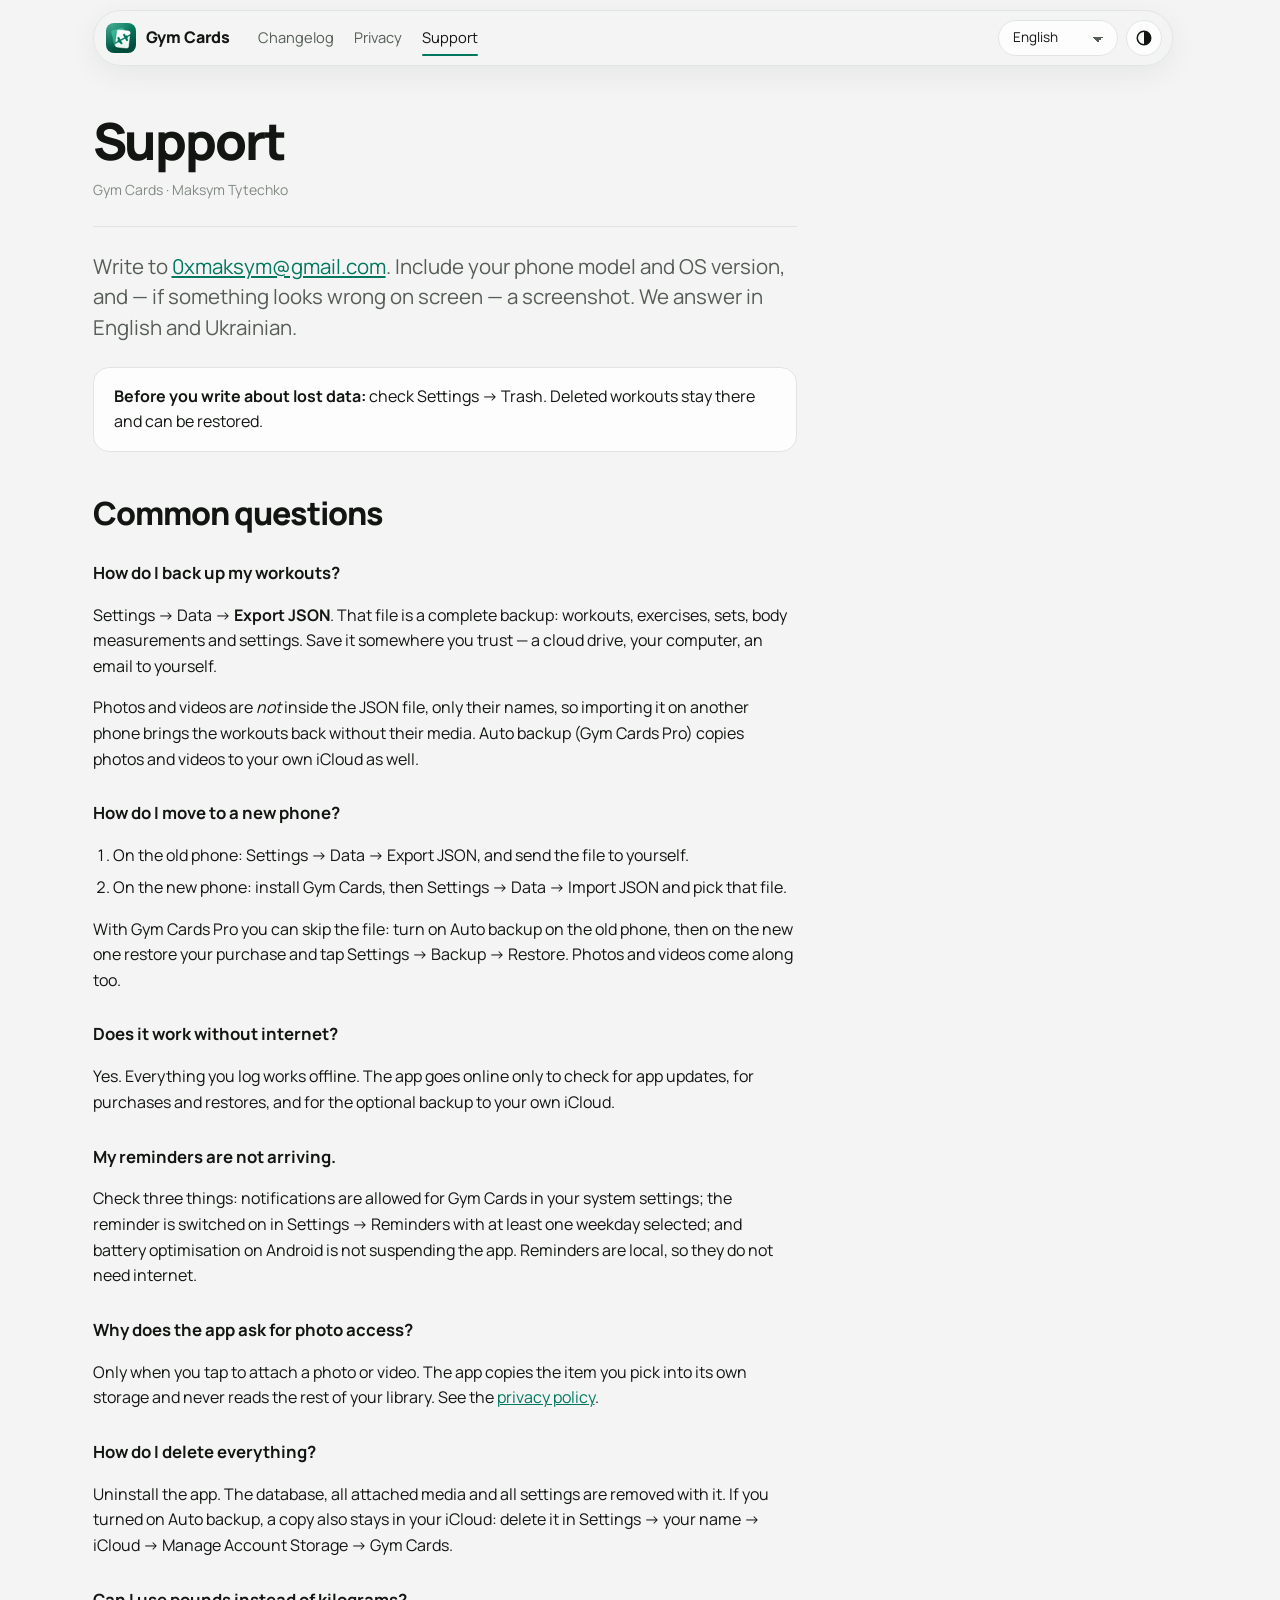
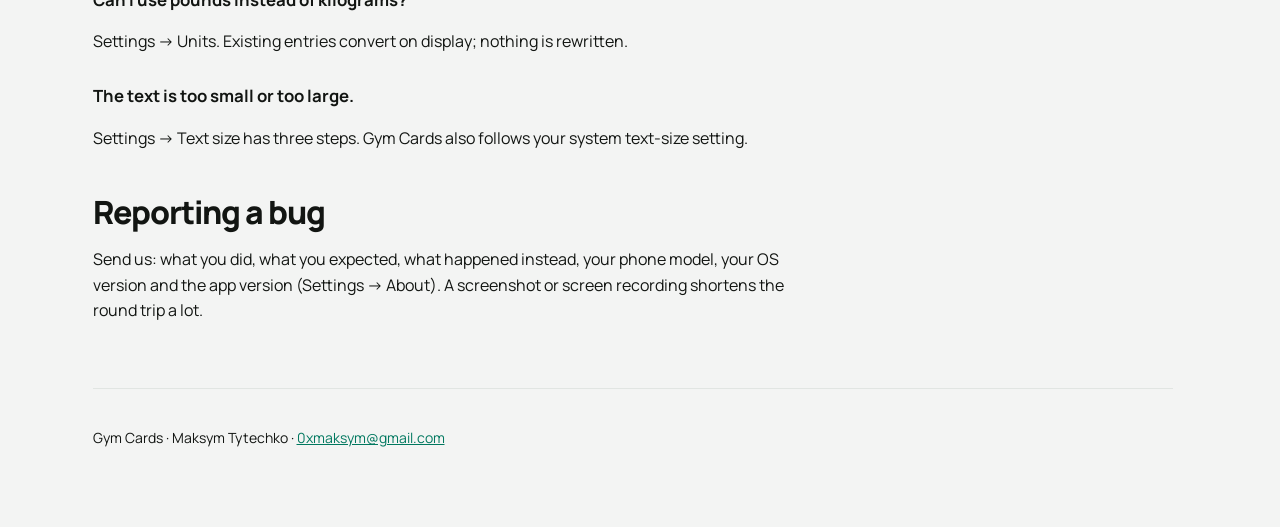
<file: support.html>
<!DOCTYPE html>
<html lang="en" data-title-en="Support — Gym Cards" data-title-uk="Підтримка — Gym Cards" data-title-pl="Gym Cards: pomoc" data-title-de="Gym Cards: Hilfe" data-title-es="Gym Cards: ayuda" data-title-pt-BR="Gym Cards: ajuda">
<head>
<meta charset="utf-8">
<meta name="viewport" content="width=device-width, initial-scale=1">
<title>Support — Gym Cards</title>
<link rel="icon" type="image/png" href="favicon.png">
<link rel="apple-touch-icon" href="apple-touch-icon.png">
<link rel="stylesheet" href="style.css">
<script src="site.js"></script>
</head>
<body>
<main class="prose">

<div class="topbar">
  <a class="brand" href="index.html"><img src="apple-touch-icon.png" alt="" width="28" height="28">Gym Cards</a>
  <button type="button" class="menu-toggle" data-menu aria-expanded="false" aria-controls="site-menu" aria-label="Menu"><span></span></button>
  <div class="menu" id="site-menu">
    <div class="menu-inner">
      <nav>
        <a href="changelog.html"><span data-lang="en">Changelog</span><span data-lang="uk" lang="uk">Що нового</span><span data-lang="pl" lang="pl">Zmiany</span><span data-lang="de" lang="de">Änderungen</span><span data-lang="es" lang="es">Novedades</span><span data-lang="pt-BR" lang="pt-BR">Novidades</span></a>
        <a href="privacy.html"><span data-lang="en">Privacy</span><span data-lang="uk" lang="uk">Конфіденційність</span><span data-lang="pl" lang="pl">Prywatność</span><span data-lang="de" lang="de">Datenschutz</span><span data-lang="es" lang="es">Privacidad</span><span data-lang="pt-BR" lang="pt-BR">Privacidade</span></a>
        <a href="support.html" aria-current="page"><span data-lang="en">Support</span><span data-lang="uk" lang="uk">Підтримка</span><span data-lang="pl" lang="pl">Pomoc</span><span data-lang="de" lang="de">Hilfe</span><span data-lang="es" lang="es">Ayuda</span><span data-lang="pt-BR" lang="pt-BR">Ajuda</span></a>
      </nav>
      <div class="controls">
        <select class="lang" data-set-lang aria-label="Language">
          <option value="de" lang="de">Deutsch</option>
          <option value="en" lang="en">English</option>
          <option value="es" lang="es">Español</option>
          <option value="pl" lang="pl">Polski</option>
          <option value="pt-BR" lang="pt-BR">Português</option>
          <option value="uk" lang="uk">Українська</option>
        </select>
        <button type="button" class="theme-toggle" data-toggle-theme aria-label="Switch theme">
          <svg viewBox="0 0 24 24" aria-hidden="true"><circle cx="12" cy="12" r="9" fill="none" stroke="currentColor" stroke-width="2"/><path d="M12 3a9 9 0 0 1 0 18z" fill="currentColor"/></svg>
        </button>
      </div>
    </div>
  </div>
</div>

<div data-lang="en">

<header>
  <h1>Support</h1>
  <p class="meta">Gym Cards · Maksym Tytechko</p>
</header>

<p class="lede">Write to <a href="mailto:0xmaksym@gmail.com">0xmaksym@gmail.com</a>. Include your phone model and OS version, and — if something looks wrong on screen — a screenshot. We answer in English and Ukrainian.</p>

<div class="callout">
  <p><strong>Before you write about lost data:</strong> check Settings → Trash. Deleted workouts stay there and can be restored.</p>
</div>

<h2>Common questions</h2>

<h3>How do I back up my workouts?</h3>
<p>Settings → Data → <strong>Export JSON</strong>. That file is a complete backup: workouts, exercises, sets, body measurements and settings. Save it somewhere you trust — a cloud drive, your computer, an email to yourself.</p>
<p>Photos and videos are <em>not</em> inside the JSON file, only their names, so importing it on another phone brings the workouts back without their media. Auto backup (Gym Cards Pro) copies photos and videos to your own iCloud as well.</p>

<h3>How do I move to a new phone?</h3>
<ol>
  <li>On the old phone: Settings → Data → Export JSON, and send the file to yourself.</li>
  <li>On the new phone: install Gym Cards, then Settings → Data → Import JSON and pick that file.</li>
</ol>
<p>With Gym Cards Pro you can skip the file: turn on Auto backup on the old phone, then on the new one restore your purchase and tap Settings → Backup → Restore. Photos and videos come along too.</p>

<h3>Does it work without internet?</h3>
<p>Yes. Everything you log works offline. The app goes online only to check for app updates, for purchases and restores, and for the optional backup to your own iCloud.</p>

<h3>My reminders are not arriving.</h3>
<p>Check three things: notifications are allowed for Gym Cards in your system settings; the reminder is switched on in Settings → Reminders with at least one weekday selected; and battery optimisation on Android is not suspending the app. Reminders are local, so they do not need internet.</p>

<h3>Why does the app ask for photo access?</h3>
<p>Only when you tap to attach a photo or video. The app copies the item you pick into its own storage and never reads the rest of your library. See the <a href="privacy.html">privacy policy</a>.</p>

<h3>How do I delete everything?</h3>
<p>Uninstall the app. The database, all attached media and all settings are removed with it. If you turned on Auto backup, a copy also stays in your iCloud: delete it in Settings → your name → iCloud → Manage Account Storage → Gym Cards.</p>

<h3>Can I use pounds instead of kilograms?</h3>
<p>Settings → Units. Existing entries convert on display; nothing is rewritten.</p>

<h3>The text is too small or too large.</h3>
<p>Settings → Text size has three steps. Gym Cards also follows your system text-size setting.</p>

<h2>Reporting a bug</h2>
<p>Send us: what you did, what you expected, what happened instead, your phone model, your OS version and the app version (Settings → About). A screenshot or screen recording shortens the round trip a lot.</p>

</div>

<div data-lang="uk" lang="uk" id="uk">

<header>
  <h1>Підтримка</h1>
  <p class="meta">Gym Cards · Титечко Максим</p>
</header>

<p class="lede">Пишіть на <a href="mailto:0xmaksym@gmail.com">0xmaksym@gmail.com</a>. Вкажіть модель телефона й версію системи, а якщо щось виглядає не так — додайте скріншот. Відповідаємо українською та англійською.</p>

<div class="callout">
  <p><strong>Перш ніж писати про втрачені дані:</strong> загляньте в Налаштування → Кошик. Видалені тренування лежать там, і їх можна відновити.</p>
</div>

<h2>Часті питання</h2>

<h3>Як зробити резервну копію тренувань?</h3>
<p>Налаштування → Дані → <strong>Експорт JSON</strong>. Цей файл — повна копія: тренування, вправи, сети, виміри тіла й налаштування. Збережіть його в надійному місці — хмара, комп'ютер, лист самому собі.</p>
<p>Фото й відео <em>не</em> входять у JSON, там лише їхні імена, тож після імпорту на іншому телефоні тренування повернуться без медіа. Автобекап (Gym Cards Pro) копіює у ваш власний iCloud і фото з відео.</p>

<h3>Як перенести дані на новий телефон?</h3>
<ol>
  <li>На старому: Налаштування → Дані → Експорт JSON, надішліть файл собі.</li>
  <li>На новому: встановіть Gym Cards, далі Налаштування → Дані → Імпорт JSON і виберіть той файл.</li>
</ol>
<p>З Gym Cards Pro файл не потрібен: увімкніть автобекап на старому телефоні, а на новому відновіть покупку й торкніться Налаштування → Бекап → Відновити. Фото й відео теж повернуться.</p>

<h3>Чи працює без інтернету?</h3>
<p>Так. Усі записи працюють без мережі. У мережу застосунок виходить лише щоб перевірити оновлення, для покупок і їх відновлення та для необов'язкового бекапу у ваш власний iCloud.</p>

<h3>Не приходять нагадування.</h3>
<p>Перевірте три речі: сповіщення дозволені для Gym Cards у системних налаштуваннях; нагадування увімкнене в Налаштування → Нагадування й вибрано хоча б один день тижня; оптимізація батареї на Android не присипляє застосунок. Нагадування локальні, інтернет їм не потрібен.</p>

<h3>Навіщо застосунок просить доступ до фото?</h3>
<p>Лише коли ви натискаєте «додати фото чи відео». Застосунок копіює обраний елемент до себе й не читає решту медіатеки. Деталі — в <a href="privacy.html">політиці конфіденційності</a>.</p>

<h3>Як видалити все?</h3>
<p>Видаліть застосунок. Разом із ним зникають база, всі додані медіа й усі налаштування. Якщо ви вмикали автобекап, копія лишається й у вашому iCloud: видаліть її в Параметри → ваше ім'я → iCloud → Керувати сховищем → Gym Cards.</p>

<h3>Чи можна фунти замість кілограмів?</h3>
<p>Налаштування → Одиниці. Наявні записи перераховуються при показі; нічого не переписується.</p>

<h3>Текст завеликий або замалий.</h3>
<p>Налаштування → Розмір тексту, три кроки. Gym Cards також враховує системний розмір тексту.</p>

<h2>Як повідомити про баг</h2>
<p>Надішліть: що робили, чого очікували, що сталося натомість, модель телефона, версію системи й версію застосунку (Налаштування → Про застосунок). Скріншот або запис екрана суттєво скорочують листування.</p>

</div>

<div data-lang="pl" lang="pl" id="pl">

<header>
  <h1>Pomoc</h1>
  <p class="meta">Gym Cards · Maksym Tytechko</p>
</header>

<p class="lede">Napisz na <a href="mailto:0xmaksym@gmail.com">0xmaksym@gmail.com</a>. Podaj model telefonu i wersję systemu, a jeśli coś na ekranie wygląda źle, dołącz zrzut ekranu. Odpowiadamy po angielsku i po ukraińsku.</p>

<div class="callout">
  <p><strong>Zanim napiszesz o utraconych danych:</strong> sprawdź Ustawienia → Kosz. Usunięte treningi zostają tam i można je przywrócić.</p>
</div>

<h2>Częste pytania</h2>

<h3>Jak zrobić kopię zapasową treningów?</h3>
<p>Ustawienia → Dane → <strong>Eksport kopii JSON</strong>. Ten plik to pełna kopia zapasowa: treningi, ćwiczenia, serie, pomiary ciała i ustawienia. Zapisz go w miejscu, któremu ufasz: na dysku w chmurze, na komputerze albo w mailu wysłanym do siebie.</p>
<p>Zdjęcia i filmy <em>nie</em> trafiają do pliku JSON, są tam tylko ich nazwy, więc po imporcie na innym telefonie treningi wrócą bez zdjęć i filmów. Automatyczna kopia (Gym Cards Pro) kopiuje na twój własny iCloud także zdjęcia i filmy.</p>

<h3>Jak przenieść dane na nowy telefon?</h3>
<ol>
  <li>Na starym telefonie: Ustawienia → Dane → Eksport kopii JSON, a potem wyślij plik do siebie.</li>
  <li>Na nowym telefonie: zainstaluj Gym Cards, potem Ustawienia → Dane → Import kopii JSON i wybierz ten plik.</li>
</ol>
<p>Z Gym Cards Pro możesz pominąć plik: włącz Automatyczną kopię na starym telefonie, a na nowym przywróć zakup i stuknij Ustawienia → Kopia zapasowa → Przywróć. Zdjęcia i filmy też wrócą.</p>

<h3>Czy działa bez internetu?</h3>
<p>Tak. Wszystko, co zapisujesz, działa offline. Aplikacja łączy się z siecią tylko po to, żeby sprawdzić aktualizacje, przy zakupach i ich przywracaniu oraz przy opcjonalnej kopii zapasowej na twój własny iCloud.</p>

<h3>Nie przychodzą przypomnienia.</h3>
<p>Sprawdź trzy rzeczy: czy powiadomienia dla Gym Cards są dozwolone w ustawieniach systemu; czy przypomnienie jest włączone w Ustawienia → Przypomnienia i wybrany jest co najmniej jeden dzień tygodnia; i czy optymalizacja baterii na Androidzie nie usypia aplikacji. Przypomnienia są lokalne, więc nie potrzebują internetu.</p>

<h3>Dlaczego aplikacja prosi o dostęp do zdjęć?</h3>
<p>Tylko wtedy, gdy stukniesz, żeby dodać zdjęcie lub wideo. Aplikacja kopiuje wybrany element do własnej pamięci i nigdy nie odczytuje reszty twojej biblioteki zdjęć. Zobacz <a href="privacy.html">politykę prywatności</a>.</p>

<h3>Jak usunąć wszystko?</h3>
<p>Odinstaluj aplikację. Razem z nią znikają baza danych, wszystkie dołączone zdjęcia i filmy oraz wszystkie ustawienia. Jeśli Automatyczna kopia była włączona, kopia zostaje też na twoim iCloud: usuń ją w Ustawienia → twoje imię i nazwisko → iCloud → Zarządzaj pamięcią masową konta → Gym Cards.</p>

<h3>Czy mogę używać funtów zamiast kilogramów?</h3>
<p>Ustawienia → Waga. Istniejące wpisy są przeliczane przy wyświetlaniu; nic nie jest nadpisywane.</p>

<h3>Tekst jest za mały albo za duży.</h3>
<p>Ustawienia → Rozmiar tekstu ma trzy stopnie. Gym Cards uwzględnia też systemowy rozmiar tekstu.</p>

<h2>Zgłaszanie błędu</h2>
<p>Wyślij nam: co robisz, czego oczekujesz, co dzieje się zamiast tego, model telefonu, wersję systemu i wersję aplikacji (Ustawienia → O aplikacji). Zrzut ekranu albo nagranie ekranu bardzo skraca wymianę wiadomości.</p>

</div>

<div data-lang="de" lang="de" id="de">

<header>
  <h1>Hilfe</h1>
  <p class="meta">Gym Cards · Maksym Tytechko</p>
</header>

<p class="lede">Schreib an <a href="mailto:0xmaksym@gmail.com">0xmaksym@gmail.com</a>. Gib dein Handymodell und die Version des Betriebssystems an und, falls auf dem Bildschirm etwas falsch aussieht, einen Screenshot. Wir antworten auf Englisch und Ukrainisch.</p>

<div class="callout">
  <p><strong>Bevor du wegen verlorener Daten schreibst:</strong> Schau unter Einstellungen → Papierkorb nach. Gelöschte Trainings bleiben dort und lassen sich wiederherstellen.</p>
</div>

<h2>Häufige Fragen</h2>

<h3>Wie sichere ich meine Trainings?</h3>
<p>Einstellungen → Daten → <strong>JSON-Backup exportieren</strong>. Diese Datei ist ein komplettes Backup: Trainings, Übungen, Sätze, Körpermaße und Einstellungen. Speicher sie an einem Ort, dem du vertraust: in einem Cloud-Speicher, auf deinem Computer, in einer E-Mail an dich selbst.</p>
<p>Fotos und Videos sind <em>nicht</em> in der JSON-Datei enthalten, nur ihre Namen. Wenn du sie auf einem anderen Handy importierst, kommen die Trainings also ohne ihre Medien zurück. Das Auto-Backup (Gym Cards Pro) kopiert auch Fotos und Videos in deine eigene iCloud.</p>

<h3>Wie ziehe ich auf ein neues Handy um?</h3>
<ol>
  <li>Auf dem alten Handy: Einstellungen → Daten → JSON-Backup exportieren, und schick dir die Datei selbst.</li>
  <li>Auf dem neuen Handy: Installiere Gym Cards, dann Einstellungen → Daten → JSON-Backup importieren und wähle diese Datei.</li>
</ol>
<p>Mit Gym Cards Pro geht es auch ohne Datei: Schalte auf dem alten Handy das Auto-Backup ein, stell dann auf dem neuen deinen Kauf wieder her und tippe auf Einstellungen → Backup → Wiederherstellen. Fotos und Videos kommen mit.</p>

<h3>Funktioniert die App ohne Internet?</h3>
<p>Ja. Alles, was du einträgst, funktioniert offline. Die App geht nur online, um nach App-Updates zu suchen, für Käufe und deren Wiederherstellung und für das optionale Backup in deine eigene iCloud.</p>

<h3>Meine Erinnerungen kommen nicht an.</h3>
<p>Prüf drei Dinge: Benachrichtigungen sind für Gym Cards in deinen Systemeinstellungen erlaubt; die Erinnerung ist unter Einstellungen → Erinnerungen eingeschaltet und mindestens ein Wochentag ist ausgewählt; und unter Android legt die Akku-Optimierung die App nicht still. Erinnerungen sind lokal, sie brauchen also kein Internet.</p>

<h3>Warum fragt die App nach Zugriff auf meine Fotos?</h3>
<p>Nur wenn du tippst, um ein Foto oder Video anzuhängen. Die App kopiert das ausgewählte Element in ihren eigenen Speicher und liest nie den Rest deiner Fotogalerie. Mehr dazu in der <a href="privacy.html">Datenschutzerklärung</a>.</p>

<h3>Wie lösche ich alles?</h3>
<p>Deinstalliere die App. Die Datenbank, alle angehängten Medien und alle Einstellungen werden mit ihr entfernt. Wenn du das Auto-Backup eingeschaltet hast, bleibt außerdem eine Kopie in deiner iCloud: Lösch sie unter Einstellungen → dein Name → iCloud → Accountspeicher verwalten → Gym Cards.</p>

<h3>Kann ich Pfund statt Kilogramm nutzen?</h3>
<p>Einstellungen → Gewicht. Vorhandene Einträge werden bei der Anzeige umgerechnet, nichts wird überschrieben.</p>

<h3>Der Text ist zu klein oder zu groß.</h3>
<p>Einstellungen → Textgröße hat drei Stufen. Gym Cards folgt außerdem der Textgröße, die du im System eingestellt hast.</p>

<h2>Einen Fehler melden</h2>
<p>Schick uns: was du gemacht hast, was du erwartet hast, was stattdessen passiert ist, dein Handymodell, deine Betriebssystemversion und die App-Version (Einstellungen → Über die App). Ein Screenshot oder eine Bildschirmaufnahme spart viel Hin und Her.</p>

</div>

<div data-lang="es" lang="es" id="es">

<header>
  <h1>Ayuda</h1>
  <p class="meta">Gym Cards · Maksym Tytechko</p>
</header>

<p class="lede">Escribe a <a href="mailto:0xmaksym@gmail.com">0xmaksym@gmail.com</a>. Incluye el modelo de tu teléfono y la versión del sistema y, si algo se ve mal en la pantalla, una captura de pantalla. Respondemos en inglés y ucraniano.</p>

<div class="callout">
  <p><strong>Antes de escribirnos por datos perdidos:</strong> revisa Ajustes → Papelera. Los entrenamientos eliminados se quedan ahí y se pueden restaurar.</p>
</div>

<h2>Preguntas frecuentes</h2>

<h3>¿Cómo hago una copia de seguridad de mis entrenamientos?</h3>
<p>Ajustes → Datos → <strong>Exportar copia JSON</strong>. Ese archivo es una copia de seguridad completa: entrenamientos, ejercicios, series, medidas corporales y ajustes. Guárdalo en un lugar de confianza: una nube, tu PC, un correo que te envías a ti.</p>
<p>Las fotos y los videos <em>no</em> van dentro del archivo JSON, solo sus nombres, así que al importarlo en otro teléfono los entrenamientos vuelven sin sus fotos ni videos. La copia automática (Gym Cards Pro) también copia las fotos y los videos a tu propio iCloud.</p>

<h3>¿Cómo me paso a un teléfono nuevo?</h3>
<ol>
  <li>En el teléfono anterior: Ajustes → Datos → Exportar copia JSON, y envíate el archivo.</li>
  <li>En el teléfono nuevo: instala Gym Cards, luego Ajustes → Datos → Importar copia JSON y elige ese archivo.</li>
</ol>
<p>Con Gym Cards Pro puedes saltarte el archivo: activa la copia automática en el teléfono anterior y luego, en el nuevo, restaura tu compra y toca Ajustes → Copia de seguridad → Restaurar. Las fotos y los videos también vuelven.</p>

<h3>¿Funciona sin internet?</h3>
<p>Sí. Todo lo que registras funciona sin conexión. La app solo se conecta a internet para buscar actualizaciones de la app, para compras y restauraciones, y para la copia de seguridad opcional en tu propio iCloud.</p>

<h3>No me llegan los recordatorios.</h3>
<p>Revisa tres cosas: que las notificaciones de Gym Cards estén permitidas en los ajustes del sistema; que el recordatorio esté activado en Ajustes → Recordatorios con al menos un día de la semana elegido; y que, en Android, la optimización de batería no esté suspendiendo la app. Los recordatorios son locales, así que no necesitan internet.</p>

<h3>¿Por qué la app pide acceso a las fotos?</h3>
<p>Solo cuando tocas para adjuntar una foto o un video. La app copia lo que eliges en su propio almacenamiento y nunca lee el resto de tu galería. Consulta la <a href="privacy.html">política de privacidad</a>.</p>

<h3>¿Cómo lo borro todo?</h3>
<p>Desinstala la app. La base de datos, todas las fotos y videos adjuntos y todos los ajustes se eliminan con ella. Si activaste la copia automática, también queda una copia en tu iCloud: bórrala en los ajustes del iPhone → tu nombre → iCloud → Gestionar almacenamiento de la cuenta → Gym Cards.</p>

<h3>¿Puedo usar libras en vez de kilos?</h3>
<p>Ajustes → Peso. Los registros existentes se convierten al mostrarse; no se reescribe nada.</p>

<h3>El texto es demasiado pequeño o demasiado grande.</h3>
<p>Ajustes → Tamaño del texto tiene tres pasos. Gym Cards también sigue el tamaño de texto de tu sistema.</p>

<h2>Informar de un error</h2>
<p>Envíanos qué hiciste, qué esperabas, qué pasó en su lugar, el modelo de tu teléfono, la versión del sistema y la versión de la app (Ajustes → Acerca de). Una captura o una grabación de pantalla nos ahorra muchas idas y vueltas.</p>

</div>

<div data-lang="pt-BR" lang="pt-BR" id="pt-BR">

<header>
  <h1>Ajuda</h1>
  <p class="meta">Gym Cards · Maksym Tytechko</p>
</header>

<p class="lede">Escreva para <a href="mailto:0xmaksym@gmail.com">0xmaksym@gmail.com</a>. Informe o modelo do seu celular e a versão do sistema e, se algo parecer errado na tela, mande uma captura de tela. Respondemos em inglês e em ucraniano.</p>

<div class="callout">
  <p><strong>Antes de escrever sobre dados perdidos:</strong> confira Ajustes → Lixeira. Os treinos excluídos ficam lá e podem ser restaurados.</p>
</div>

<h2>Perguntas frequentes</h2>

<h3>Como faço backup dos meus treinos?</h3>
<p>Ajustes → Dados → <strong>Exportar backup JSON</strong>. Esse arquivo é um backup completo: treinos, exercícios, séries, medidas corporais e ajustes. Guarde em um lugar de confiança, como um drive na nuvem, o seu computador ou um e-mail para você.</p>
<p>Fotos e vídeos <em>não</em> vão dentro do arquivo JSON, só os nomes deles. Por isso, ao importar em outro celular, os treinos voltam sem as mídias. O Backup automático (Gym Cards Pro) também copia fotos e vídeos para o seu próprio iCloud.</p>

<h3>Como passo tudo para um celular novo?</h3>
<ol>
  <li>No celular antigo: Ajustes → Dados → Exportar backup JSON, e envie o arquivo para você.</li>
  <li>No celular novo: instale o Gym Cards, depois vá em Ajustes → Dados → Importar backup JSON e escolha esse arquivo.</li>
</ol>
<p>Com o Gym Cards Pro, você não precisa do arquivo: ative o Backup automático no celular antigo e, no novo, restaure a sua compra e toque em Ajustes → Backup → Restaurar. As fotos e os vídeos vêm junto.</p>

<h3>Funciona sem internet?</h3>
<p>Sim. Tudo o que você registra funciona offline. O app só se conecta para verificar atualizações do app, para compras e restaurações, e para o backup opcional no seu próprio iCloud.</p>

<h3>Meus lembretes não estão chegando.</h3>
<p>Confira três coisas: as notificações estão permitidas para o Gym Cards nos ajustes do sistema; o lembrete está ativado em Ajustes → Lembretes, com pelo menos um dia da semana selecionado; e, no Android, a otimização de bateria não está suspendendo o app. Os lembretes são locais, então não precisam de internet.</p>

<h3>Por que o app pede acesso às fotos?</h3>
<p>Só quando você toca para anexar uma foto ou um vídeo. O app copia o item que você escolheu para o próprio armazenamento e nunca lê o resto da sua galeria. Veja a <a href="privacy.html">política de privacidade</a>.</p>

<h3>Como excluo tudo?</h3>
<p>Desinstale o app. O banco de dados, todas as mídias anexadas e todos os ajustes são removidos junto. Se você ativou o Backup automático, também fica uma cópia no seu iCloud: exclua em Ajustes → seu nome → iCloud → Gerenciar Armazenamento da Conta → Gym Cards.</p>

<h3>Posso usar libras em vez de quilos?</h3>
<p>Ajustes → Peso. Os registros existentes são convertidos na exibição; nada é reescrito.</p>

<h3>O texto está pequeno ou grande demais.</h3>
<p>Ajustes → Tamanho do texto tem três níveis. O Gym Cards também segue o tamanho de texto definido no sistema.</p>

<h2>Como relatar um bug</h2>
<p>Mande para nós: o que você fez, o que esperava, o que aconteceu no lugar, o modelo do celular, a versão do sistema e a versão do app (Ajustes → Sobre). Uma captura ou gravação de tela encurta muito a conversa.</p>

</div>

<footer>
  <p>Gym Cards · <span data-lang="en">Maksym Tytechko</span><span data-lang="uk" lang="uk">Титечко Максим</span><span data-lang="pl" lang="pl">Maksym Tytechko</span><span data-lang="de" lang="de">Maksym Tytechko</span><span data-lang="es" lang="es">Maksym Tytechko</span><span data-lang="pt-BR" lang="pt-BR">Maksym Tytechko</span> · <a href="mailto:0xmaksym@gmail.com">0xmaksym@gmail.com</a></p>
</footer>

</main>
</body>
</html>
</file>
<file: style.css>
@font-face {
  font-family: 'Manrope';
  src: url('fonts/Manrope_400Regular.ttf') format('truetype');
  font-weight: 400;
  font-style: normal;
  font-display: swap;
}

@font-face {
  font-family: 'Manrope';
  src: url('fonts/Manrope_700Bold.ttf') format('truetype');
  font-weight: 700;
  font-style: normal;
  font-display: swap;
}

@font-face {
  font-family: 'Manrope';
  src: url('fonts/Manrope_800ExtraBold.ttf') format('truetype');
  font-weight: 800;
  font-style: normal;
  font-display: swap;
}

:root {
  color-scheme: light;
  --ground: #f3f4f3;
  --surface: #fcfdfc;
  --raised: #ffffff;
  --ink: #121512;
  --ink-soft: #565d57;
  --ink-faint: #838a84;
  --line: #e1e5e2;
  --accent: #00785f;
  --accent-ink: #fcfdfc;
  --accent-soft: #e0efe9;
  --glow: rgba(0, 120, 95, 0.16);
  --bar: rgba(243, 244, 243, 0.78);
  --scrim: rgba(243, 244, 243, 0.86);
  --live: #1c6b4b;
  --live-soft: #dcefe5;
  --review: #8a5a16;
  --review-soft: #f6ecd9;
  --ota: #00785f;
  --ota-soft: #e0efe9;
  --wip: #565d57;
  --wip-soft: #e7ebe8;
  --shadow: 0 1px 2px rgba(18, 40, 32, 0.06), 0 18px 40px rgba(18, 40, 32, 0.1);
  --shadow-lift: 0 2px 4px rgba(18, 40, 32, 0.08), 0 28px 60px rgba(18, 40, 32, 0.16);
  --font: 'Manrope', -apple-system, BlinkMacSystemFont, 'Segoe UI', Roboto, sans-serif;
  --mono: ui-monospace, SFMono-Regular, Menlo, Consolas, monospace;
  --ease: cubic-bezier(0.16, 1, 0.3, 1);
  --radius-card: 22px;
  --radius-shot: 18px;
  --radius-chip: 6px;
}

@media (prefers-color-scheme: dark) {
  :root:not([data-theme="light"]) {
    color-scheme: dark;
    --ground: #0d0f0e;
    --surface: #151816;
    --raised: #1b1f1c;
    --ink: #eef1ed;
    --ink-soft: #a3aaa4;
    --ink-faint: #737a74;
    --line: #242825;
    --accent: #2ecfa8;
    --accent-ink: #0d0f0e;
    --accent-soft: #11302a;
    --glow: rgba(46, 207, 168, 0.14);
    --bar: rgba(13, 15, 14, 0.72);
    --scrim: rgba(9, 11, 10, 0.88);
    --live: #7fd4ac;
    --live-soft: #15301f;
    --review: #e8be7c;
    --review-soft: #33270f;
    --ota: #2ecfa8;
    --ota-soft: #11302a;
    --wip: #a3aaa4;
    --wip-soft: #222623;
    --shadow: 0 1px 2px rgba(0, 0, 0, 0.5), 0 18px 40px rgba(0, 0, 0, 0.45);
    --shadow-lift: 0 2px 4px rgba(0, 0, 0, 0.5), 0 28px 60px rgba(0, 0, 0, 0.6);
  }
}

:root[data-theme="dark"] {
  color-scheme: dark;
  --ground: #0d0f0e;
  --surface: #151816;
  --raised: #1b1f1c;
  --ink: #eef1ed;
  --ink-soft: #a3aaa4;
  --ink-faint: #737a74;
  --line: #242825;
  --accent: #2ecfa8;
  --accent-ink: #0d0f0e;
  --accent-soft: #11302a;
  --glow: rgba(46, 207, 168, 0.14);
  --bar: rgba(13, 15, 14, 0.72);
  --scrim: rgba(9, 11, 10, 0.88);
  --live: #7fd4ac;
  --live-soft: #15301f;
  --review: #e8be7c;
  --review-soft: #33270f;
  --ota: #2ecfa8;
  --ota-soft: #11302a;
  --wip: #a3aaa4;
  --wip-soft: #222623;
  --shadow: 0 1px 2px rgba(0, 0, 0, 0.5), 0 18px 40px rgba(0, 0, 0, 0.45);
  --shadow-lift: 0 2px 4px rgba(0, 0, 0, 0.5), 0 28px 60px rgba(0, 0, 0, 0.6);
}

* { box-sizing: border-box; }

html { -webkit-text-size-adjust: 100%; scrollbar-gutter: stable; }

html:has(.viewer[open]) { overflow: hidden; }

body {
  margin: 0;
  padding: 0 20px;
  overflow-x: clip;
  background: var(--ground);
  color: var(--ink);
  font: 400 16px/1.6 var(--font);
  -webkit-font-smoothing: antialiased;
}

main {
  max-width: 1080px;
  margin: 0 auto;
  padding-block: 0 4rem;
}

main.prose > [data-lang] { max-width: 44rem; }

html[data-lang]:not([data-lang="en"]) [data-lang="en"],
html[data-lang]:not([data-lang="uk"]) [data-lang="uk"],
html[data-lang]:not([data-lang="pl"]) [data-lang="pl"],
html[data-lang]:not([data-lang="de"]) [data-lang="de"],
html[data-lang]:not([data-lang="es"]) [data-lang="es"],
html[data-lang]:not([data-lang="pt-BR"]) [data-lang="pt-BR"] { display: none !important; }
html:not([data-lang]) [data-lang]:not([data-lang="en"]),
html:not([data-lang]) .controls { display: none; }

.topbar {
  position: sticky;
  top: 10px;
  z-index: 10;
  display: flex;
  align-items: center;
  gap: 12px 28px;
  min-height: 56px;
  margin-top: 10px;
  padding: 8px 10px 8px 12px;
  border: 1px solid var(--line);
  border-radius: 999px;
  background: var(--bar);
  box-shadow: 0 8px 30px rgba(18, 40, 32, 0.06);
  -webkit-backdrop-filter: saturate(160%) blur(18px);
  backdrop-filter: saturate(160%) blur(18px);
}

@media (prefers-reduced-transparency: reduce) {
  .topbar {
    background: var(--surface);
    -webkit-backdrop-filter: none;
    backdrop-filter: none;
  }
}

.brand {
  display: inline-flex;
  flex: none;
  align-items: center;
  gap: 10px;
  color: var(--ink);
  font-weight: 800;
  letter-spacing: -0.01em;
  text-decoration: none;
}

.brand img { width: 30px; height: 30px; border-radius: 8px; }

.menu { flex: 1; min-width: 0; }

.menu-inner {
  display: flex;
  flex-wrap: wrap;
  align-items: center;
  justify-content: space-between;
  gap: 10px 20px;
}

.menu-toggle { display: none; }

.topbar nav {
  display: flex;
  flex-wrap: wrap;
  align-items: center;
  gap: 4px 20px;
  font-size: 0.92rem;
}

.topbar nav a {
  position: relative;
  color: var(--ink-soft);
  text-decoration: none;
  transition: color 0.2s var(--ease);
}

.topbar nav a:hover,
.topbar nav a[aria-current="page"] { color: var(--ink); }

.topbar nav a[aria-current="page"]::after {
  content: "";
  position: absolute;
  left: 0;
  right: 0;
  bottom: -6px;
  height: 2px;
  border-radius: 2px;
  background: var(--accent);
}

.controls { display: flex; align-items: center; gap: 8px; }

.lang {
  min-height: 36px;
  padding: 0 32px 0 14px;
  border: 1px solid var(--line);
  border-radius: 999px;
  background:
    linear-gradient(45deg, transparent 50%, var(--ink-soft) 50%) calc(100% - 19px) 55% / 5px 5px no-repeat,
    linear-gradient(135deg, var(--ink-soft) 50%, transparent 50%) calc(100% - 14px) 55% / 5px 5px no-repeat,
    var(--surface);
  color: var(--ink);
  font: inherit;
  font-size: 0.85rem;
  appearance: none;
  -webkit-appearance: none;
  cursor: pointer;
  transition: border-color 0.2s var(--ease);
}

.lang:hover { border-color: var(--ink-faint); }

.theme-toggle {
  display: inline-grid;
  place-items: center;
  width: 36px;
  height: 36px;
  border: 1px solid var(--line);
  border-radius: 999px;
  background: var(--surface);
  color: var(--ink);
  cursor: pointer;
  transition: transform 0.25s var(--ease), border-color 0.2s var(--ease);
}

.theme-toggle:hover { border-color: var(--ink-faint); }
.theme-toggle:active { transform: scale(0.92); }
.theme-toggle svg { width: 18px; height: 18px; transition: transform 0.5s var(--ease); }
:root[data-theme="dark"] .theme-toggle svg { transform: rotate(180deg); }

button:focus-visible,
select:focus-visible,
a:focus-visible {
  outline: 2px solid var(--accent);
  outline-offset: 3px;
}

h1, h2, h3 {
  font-family: var(--font);
  text-wrap: balance;
}

h1 {
  font-size: clamp(2rem, 5.5vw, 3.2rem);
  font-weight: 800;
  line-height: 1.04;
  letter-spacing: -0.04em;
  margin: 0 0 0.75rem;
}

h2 {
  font-size: clamp(1.45rem, 3vw, 2rem);
  font-weight: 800;
  line-height: 1.12;
  letter-spacing: -0.03em;
  margin: 2.75rem 0 0.75rem;
}

h3 {
  font-size: 1.05rem;
  font-weight: 700;
  margin: 1.75rem 0 0.5rem;
}

p, li { color: var(--ink); }
ul, ol { padding-left: 1.25rem; }
li { margin-bottom: 0.4rem; }

.lede {
  max-width: 34ch;
  margin: 0;
  color: var(--ink-soft);
  font-size: clamp(1.08rem, 1.8vw, 1.28rem);
  line-height: 1.5;
}

.meta { color: var(--ink-faint); font-size: 0.875rem; margin: 0; }

a { color: var(--accent); }

.callout {
  background: var(--surface);
  border: 1px solid var(--line);
  border-radius: 16px;
  padding: 1rem 1.25rem;
  margin: 1.5rem 0;
}
.callout p:first-child { margin-top: 0; }
.callout p:last-child { margin-bottom: 0; }

table { border-collapse: collapse; width: 100%; margin: 1rem 0; font-size: 0.95rem; }
th, td { text-align: left; padding: 0.55rem 0.75rem 0.55rem 0; border-bottom: 1px solid var(--line); vertical-align: top; }
th { font-weight: 700; }

main.prose header {
  padding-block: 3rem 1.5rem;
  margin-bottom: 1.5rem;
  border-bottom: 1px solid var(--line);
}

main.prose .lede { max-width: 60ch; }

footer {
  margin-top: 4rem;
  padding-top: 1.5rem;
  border-top: 1px solid var(--line);
  color: var(--ink-faint);
  font-size: 0.875rem;
}

.button {
  display: inline-flex;
  align-items: center;
  gap: 8px;
  min-height: 48px;
  padding: 0 22px;
  border-radius: 999px;
  font-weight: 700;
  font-size: 0.97rem;
  white-space: nowrap;
  text-decoration: none;
  transition: transform 0.35s var(--ease), box-shadow 0.35s var(--ease), background-color 0.2s var(--ease);
}

.button.primary {
  background: var(--accent);
  color: var(--accent-ink);
  box-shadow: 0 10px 24px var(--glow);
}

.button.secondary {
  background: var(--surface);
  color: var(--ink);
  border: 1px solid var(--line);
}

.button:hover { transform: translateY(-2px); }
.button.primary:hover { box-shadow: 0 16px 34px var(--glow); }
.button:active { transform: translateY(0) scale(0.97); transition-duration: 0.1s; }

.status {
  font-family: var(--mono);
  font-size: 0.68rem;
  letter-spacing: 0.06em;
  text-transform: uppercase;
  padding: 3px 9px;
  border-radius: var(--radius-chip);
  white-space: nowrap;
}

.status.store { background: var(--live-soft); color: var(--live); }
.status.review { background: var(--review-soft); color: var(--review); }
.status.ota { background: var(--ota-soft); color: var(--ota); }
.status.wip { background: var(--wip-soft); color: var(--wip); }

.shot {
  display: block;
  width: 100%;
  height: auto;
  border-radius: var(--radius-shot);
  border: 1px solid var(--line);
  background: var(--raised);
  box-shadow: var(--shadow);
}

.shot[role="button"] { cursor: zoom-in; }

.shot:focus-visible { outline: 2px solid var(--accent); outline-offset: 3px; }

.peek .shot:focus-visible { outline-offset: -3px; }

.viewer {
  position: fixed;
  inset: 0;
  width: 100%;
  height: 100%;
  max-width: none;
  max-height: none;
  margin: 0;
  padding: max(14px, env(safe-area-inset-top)) 16px max(16px, env(safe-area-inset-bottom));
  border: 0;
  background: transparent;
  color: var(--ink);
  overflow: hidden;
  overscroll-behavior: contain;
}

.viewer[open] {
  display: grid;
  grid-template-rows: auto minmax(0, 1fr) auto;
  gap: 14px;
}

.viewer::backdrop { background: transparent; }

.viewer-scrim {
  position: absolute;
  inset: 0;
  background: var(--scrim);
  -webkit-backdrop-filter: blur(26px) saturate(140%);
  backdrop-filter: blur(26px) saturate(140%);
}

@media (prefers-reduced-transparency: reduce) {
  .viewer-scrim {
    background: var(--ground);
    -webkit-backdrop-filter: none;
    backdrop-filter: none;
  }
}

.viewer-top,
.viewer-stage,
.viewer-nav { position: relative; }

.viewer-top {
  display: flex;
  align-items: flex-start;
  justify-content: space-between;
  gap: 16px;
  width: min(100%, 760px);
  justify-self: center;
}

.viewer-caption {
  margin: 0;
  padding: 10px 0 0 4px;
  max-width: 44ch;
  font-size: 1rem;
  font-weight: 700;
  line-height: 1.35;
  letter-spacing: -0.01em;
  text-wrap: balance;
}

.viewer-stage {
  display: grid;
  place-items: center;
  min-height: 0;
  container-type: size;
  touch-action: pinch-zoom;
}

.viewer-img {
  display: block;
  width: min(100cqw, 100cqh * 540 / 1174);
  height: auto;
  aspect-ratio: 540 / 1174;
  border-radius: 30px;
  background: var(--raised);
  box-shadow: var(--shadow-lift);
  user-select: none;
  -webkit-user-select: none;
  -webkit-user-drag: none;
}

.viewer-nav {
  display: flex;
  align-items: center;
  justify-content: center;
  gap: 14px;
}

.viewer.single .viewer-nav { display: none; }

.viewer-thumbs {
  display: flex;
  gap: 10px;
  max-width: min(60vw, 420px);
  padding: 6px 4px;
  overflow-x: auto;
  scrollbar-width: none;
}

.viewer-thumb {
  flex: none;
  width: 30px;
  padding: 0;
  border: 0;
  border-radius: 7px;
  background: none;
  opacity: 0.42;
  cursor: pointer;
  transition: opacity 0.25s var(--ease), transform 0.35s var(--ease);
}

.viewer-thumb img { display: block; width: 100%; height: auto; border-radius: 7px; }
.viewer-thumb:hover { opacity: 0.8; }

.viewer-thumb[aria-current="true"] {
  opacity: 1;
  outline: 2px solid var(--accent);
  outline-offset: 2px;
  transform: translateY(-2px);
}

.viewer-close,
.viewer-step {
  display: inline-grid;
  flex: none;
  place-items: center;
  width: 44px;
  height: 44px;
  padding: 0;
  border: 1px solid var(--line);
  border-radius: 999px;
  background: var(--surface);
  color: var(--ink);
  cursor: pointer;
  transition: transform 0.3s var(--ease), opacity 0.2s var(--ease), border-color 0.2s var(--ease);
}

.viewer-close:hover,
.viewer-step:hover:not(:disabled) { border-color: var(--ink-faint); }
.viewer-close:active,
.viewer-step:active:not(:disabled) { transform: scale(0.92); }
.viewer-step:disabled { opacity: 0.35; cursor: default; }

.viewer-close span,
.viewer-close span::before {
  display: block;
  width: 16px;
  height: 2px;
  border-radius: 2px;
  background: currentColor;
}

.viewer-close span { position: relative; transform: rotate(45deg); }
.viewer-close span::before { content: ""; position: absolute; inset: 0; transform: rotate(90deg); }

.viewer-step span {
  display: block;
  width: 10px;
  height: 10px;
  border-top: 2px solid currentColor;
  border-left: 2px solid currentColor;
  border-radius: 1px;
}

.viewer-step.prev span { transform: translateX(2px) rotate(-45deg); }
.viewer-step.next span { transform: translateX(-2px) rotate(135deg); }

.hero {
  position: relative;
  display: grid;
  grid-template-columns: minmax(0, 1fr) minmax(0, 1.05fr);
  align-items: center;
  gap: 32px 40px;
  min-height: min(760px, calc(100dvh - 64px));
  padding-block: 3rem 3.5rem;
}

.hero::before {
  content: "";
  position: absolute;
  inset: 8% 0 0 35%;
  z-index: -1;
  background: radial-gradient(closest-side, var(--glow), transparent 72%);
  pointer-events: none;
}

.hero h1 {
  font-size: clamp(3.2rem, 9vw, 6.2rem);
  line-height: 0.95;
  letter-spacing: -0.055em;
  margin-bottom: 1.25rem;
}

.hero .actions {
  display: flex;
  flex-wrap: wrap;
  gap: 10px;
  margin-top: 2rem;
}

.deck {
  --rx: 0deg;
  --ry: 0deg;
  position: relative;
  height: min(560px, 62vw);
  perspective: 1400px;
  container-type: inline-size;
}

.deck-inner {
  position: absolute;
  inset: 0;
  transform: rotateX(var(--rx)) rotateY(var(--ry));
  transform-style: preserve-3d;
  transition: transform 0.6s var(--ease);
  pointer-events: none;
}

.deck .card {
  position: absolute;
  pointer-events: auto;
  top: 50%;
  left: 50%;
  width: min(250px, 38cqw);
  margin: 0;
  transform: translate(-50%, -50%) translateX(var(--x)) rotate(var(--r)) translateZ(var(--z));
}

.deck .card:nth-child(1) { --x: -58%; --r: -9deg; --z: -40px; z-index: 1; }
.deck .card:nth-child(2) { --x: 0%; --r: 0deg; --z: 0px; z-index: 3; }
.deck .card:nth-child(3) { --x: 58%; --r: 9deg; --z: -40px; z-index: 2; }

.deck .card .shot { border-radius: 26px; }
.deck .card:nth-child(2) .shot { box-shadow: var(--shadow-lift); }

.statement {
  padding-block: 4.5rem;
  border-top: 1px solid var(--line);
}

.statement p {
  max-width: 30ch;
  margin: 0;
  font-size: clamp(1.9rem, 4.6vw, 3.4rem);
  font-weight: 800;
  line-height: 1.06;
  letter-spacing: -0.04em;
  text-wrap: balance;
}

.statement .rest {
  display: block;
  max-width: 56ch;
  margin-top: 1.25rem;
  color: var(--ink-soft);
  font-size: 1.05rem;
  font-weight: 400;
  line-height: 1.6;
  letter-spacing: 0;
}

.features { padding-block: 1rem 3rem; }

.features h2 { margin: 0 0 1.75rem; }

.bento {
  display: grid;
  grid-template-columns: repeat(6, minmax(0, 1fr));
  grid-template-areas:
    "log log log log month month"
    "log log log log stats stats"
    "body body lib lib stats stats";
  gap: 14px;
}

.tile {
  position: relative;
  display: flex;
  flex-direction: column;
  gap: 10px;
  padding: 26px;
  overflow: hidden;
  border-radius: var(--radius-card);
  background: var(--surface);
  border: 1px solid var(--line);
  transition: transform 0.5s var(--ease), box-shadow 0.5s var(--ease);
}

.tile p {
  margin: 0;
  max-width: 34ch;
  color: var(--ink-soft);
  font-size: 1.02rem;
  line-height: 1.5;
}

.tile p + p { margin-top: 4px; }

.tile:hover { transform: translateY(-3px); box-shadow: var(--shadow); }

.tile-log { grid-area: log; min-height: 460px; }
.tile-month { grid-area: month; min-height: 230px; background: var(--accent); border-color: transparent; }
.tile-stats { grid-area: stats; }
.tile-body { grid-area: body; background: var(--accent-soft); border-color: transparent; }
.tile-library { grid-area: lib; }

.tile-log p,
.tile-stats p { color: var(--ink); font-weight: 700; font-size: 1.15rem; letter-spacing: -0.01em; }

.tile-month p { color: var(--accent-ink); font-weight: 700; }

.tile-month .month {
  margin-top: auto;
  color: var(--accent-ink);
  font-size: clamp(3.4rem, 7vw, 5rem);
  font-weight: 800;
  line-height: 0.9;
  letter-spacing: -0.05em;
  opacity: 0.92;
}

.peek {
  position: relative;
  margin-top: auto;
  margin-bottom: -26px;
  align-self: center;
  width: min(320px, 70%);
  max-height: 330px;
  overflow: hidden;
  border-radius: var(--radius-shot) var(--radius-shot) 0 0;
  transform: translateY(18px);
  transition: transform 0.6s var(--ease);
}

.tile-stats .peek { width: min(250px, 88%); max-height: 400px; }
.tile-log .peek { width: min(390px, 72%); max-height: 440px; }

.peek .shot { border-bottom-left-radius: 0; border-bottom-right-radius: 0; }

.tile:hover .peek { transform: translateY(4px); }

.languages {
  padding-block: 2.5rem;
  border-block: 1px solid var(--line);
  overflow: hidden;
  -webkit-mask-image: linear-gradient(90deg, transparent, #000 9%, #000 91%, transparent);
  mask-image: linear-gradient(90deg, transparent, #000 9%, #000 91%, transparent);
}

.languages .track {
  display: flex;
  width: max-content;
  gap: 56px;
  padding-inline: 28px;
}

.languages .track span {
  font-size: clamp(2rem, 5vw, 3.6rem);
  font-weight: 800;
  letter-spacing: -0.04em;
  white-space: nowrap;
  color: var(--ink);
}

.languages .track span:nth-child(even) { color: var(--ink-faint); }

.languages .caption {
  margin: 1.25rem 0 0;
  padding-inline: 9%;
  color: var(--ink-soft);
}

.teaser {
  display: grid;
  grid-template-columns: minmax(0, 1fr) auto;
  gap: 28px 48px;
  align-items: center;
  padding-block: 4.5rem 1rem;
}

.teaser h2 { margin: 0.75rem 0 1.5rem; max-width: 20ch; }

.teaser .head { display: flex; align-items: baseline; gap: 10px; }

.teaser .version { font-family: var(--mono); font-size: 0.82rem; color: var(--ink-faint); }

.teaser .fan {
  display: flex;
  align-items: flex-end;
  padding-inline: 20px 28px;
}

.teaser .fan figure:last-child { margin-right: 0; }

.teaser .fan figure {
  width: 168px;
  margin: 0 -22px 0 0;
  transition: transform 0.5s var(--ease);
}

.teaser .fan figure:nth-child(1) { transform: rotate(-6deg) translateY(10px); }
.teaser .fan figure:nth-child(2) { transform: translateY(-6px); z-index: 1; }
.teaser .fan figure:nth-child(3) { transform: rotate(6deg) translateY(10px); }
.teaser .fan:hover figure:nth-child(1) { transform: rotate(-9deg) translate(-14px, 6px); }
.teaser .fan:hover figure:nth-child(3) { transform: rotate(9deg) translate(14px, 6px); }

.links {
  display: flex;
  flex-wrap: wrap;
  gap: 10px;
  margin: 0;
  padding: 0;
  list-style: none;
}

.links li { margin: 0; }

.links a {
  display: inline-flex;
  align-items: center;
  min-height: 40px;
  padding: 0 16px;
  border: 1px solid var(--line);
  border-radius: 999px;
  background: var(--surface);
  color: var(--ink);
  font-size: 0.9rem;
  font-weight: 700;
  text-decoration: none;
  transition: border-color 0.2s var(--ease), transform 0.35s var(--ease);
}

.links a:hover { border-color: var(--ink-faint); transform: translateY(-2px); }

.site-end {
  display: flex;
  flex-wrap: wrap;
  justify-content: space-between;
  align-items: center;
  gap: 16px;
  margin-top: 4.5rem;
  padding-top: 1.75rem;
  border-top: 1px solid var(--line);
}

.site-end p { margin: 0; color: var(--ink-faint); font-size: 0.875rem; }

.log-head { padding-block: 3.5rem 2rem; }

.log-head h1 { font-size: clamp(2.4rem, 6.5vw, 4.4rem); letter-spacing: -0.05em; line-height: 1; }

.log-head .lede { max-width: 56ch; }

.facts {
  display: flex;
  flex-wrap: wrap;
  gap: 14px 36px;
  margin-top: 2rem;
}

.fact { display: flex; flex-direction: column; gap: 2px; }

.fact b {
  font-size: 2rem;
  font-weight: 800;
  line-height: 1;
  letter-spacing: -0.04em;
  font-variant-numeric: tabular-nums;
}

.fact span { font-size: 0.82rem; color: var(--ink-soft); }

.filters {
  position: sticky;
  top: 80px;
  z-index: 5;
  display: flex;
  flex-wrap: wrap;
  gap: 6px;
  width: fit-content;
  max-width: 100%;
  margin: 0 0 2.25rem;
  padding: 6px;
  border: 1px solid var(--line);
  border-radius: 999px;
  background: var(--bar);
  -webkit-backdrop-filter: saturate(160%) blur(18px);
  backdrop-filter: saturate(160%) blur(18px);
}

@media (prefers-reduced-transparency: reduce) {
  .filters {
    background: var(--surface);
    -webkit-backdrop-filter: none;
    backdrop-filter: none;
  }
}

.filters:empty { display: none; }

.filters button {
  min-height: 38px;
  padding: 0 16px;
  border: 1px solid var(--line);
  border-radius: 999px;
  background: var(--surface);
  color: var(--ink-soft);
  font: inherit;
  font-size: 0.88rem;
  font-weight: 700;
  cursor: pointer;
  transition: background-color 0.25s var(--ease), color 0.25s var(--ease), border-color 0.25s var(--ease), transform 0.3s var(--ease);
}

.filters button:hover { color: var(--ink); border-color: var(--ink-faint); }
.filters button:active { transform: scale(0.96); }

.filters button[aria-pressed="true"] {
  background: var(--ink);
  border-color: var(--ink);
  color: var(--ground);
}

.releases {
  position: relative;
  display: flex;
  flex-direction: column;
  gap: 18px;
  padding-left: 34px;
}

.releases::before {
  content: "";
  position: absolute;
  top: 12px;
  bottom: 12px;
  left: 9px;
  width: 2px;
  border-radius: 2px;
  background: linear-gradient(var(--accent), var(--line) 40%);
}

.release {
  position: relative;
  display: grid;
  grid-template-columns: minmax(0, 1fr) auto;
  gap: 24px 36px;
  align-items: start;
  padding: 30px 32px;
  border-radius: var(--radius-card);
  background: var(--surface);
  border: 1px solid var(--line);
  scroll-margin-top: 170px;
  transition: box-shadow 0.5s var(--ease);
}

.release:hover { box-shadow: var(--shadow); }

.release::before {
  content: "";
  position: absolute;
  top: 36px;
  left: -31px;
  width: 14px;
  height: 14px;
  border-radius: 50%;
  background: var(--node, var(--ink-faint));
  box-shadow: 0 0 0 5px var(--ground);
}

.release[data-kind="store"] { --node: var(--live); }
.release[data-kind="review"] { --node: var(--review); }
.release[data-kind="ota"] { --node: var(--ota); }
.release[data-kind="wip"] { --node: var(--wip); }

.release.minor,
.release.wide { grid-template-columns: minmax(0, 1fr); }

.release.minor { padding-block: 24px; background: transparent; }

.release-head {
  display: flex;
  flex-wrap: wrap;
  align-items: baseline;
  gap: 8px 12px;
}

.release-head .version {
  font-family: var(--mono);
  font-size: 0.8rem;
  color: var(--ink-faint);
}

.release h2 {
  margin: 10px 0 0;
  font-size: clamp(1.35rem, 2.6vw, 1.8rem);
}

.release.minor h2 { font-size: 1.2rem; }

.release time,
.release .when {
  display: block;
  margin-top: 6px;
  font-size: 0.85rem;
  color: var(--ink-faint);
}

.detail {
  margin: 16px 0 0;
  padding: 0;
  list-style: none;
  display: flex;
  flex-direction: column;
  gap: 8px;
  max-width: 64ch;
}

.detail li {
  position: relative;
  margin: 0;
  padding-left: 18px;
  color: var(--ink-soft);
  font-size: 0.98rem;
}

.detail li::before {
  content: "";
  position: absolute;
  left: 2px;
  top: 0.72em;
  width: 7px;
  height: 2px;
  border-radius: 2px;
  background: var(--accent);
}

.shots { display: flex; gap: 14px; }

.shots figure { width: 170px; margin: 0; transition: transform 0.5s var(--ease); }

.shots figure:hover { transform: translateY(-6px) rotate(-1.5deg); }

.shots figcaption {
  margin-top: 8px;
  font-size: 0.8rem;
  line-height: 1.35;
  color: var(--ink-faint);
}

.release.wide .shots,
.release.minor .shots {
  flex-wrap: nowrap;
  overflow-x: auto;
  scroll-snap-type: x mandatory;
  overscroll-behavior-x: contain;
  padding: 10px 2px 14px;
  scrollbar-width: thin;
}

.release.wide .shots figure,
.release.minor .shots figure {
  flex: 0 0 180px;
  scroll-snap-align: start;
}

.shots.more {
  -webkit-mask-image: linear-gradient(90deg, #000 86%, transparent);
  mask-image: linear-gradient(90deg, #000 86%, transparent);
}

.releases[data-filter="versions"] .release[data-kind="ota"],
.releases[data-filter="ota"] .release:not([data-kind="ota"]) { display: none; }

.note {
  margin-top: 3.5rem;
  padding: 24px 28px;
  background: var(--surface);
  border: 1px solid var(--line);
  border-radius: var(--radius-card);
}

.note h3 { margin-top: 0; }

.note ul { margin: 10px 0 0; color: var(--ink-soft); font-size: 0.95rem; }

.note li { color: var(--ink-soft); }

@keyframes rise {
  from { opacity: 0; transform: translateY(22px); }
  to { opacity: 1; transform: none; }
}

@keyframes deal-side {
  from { transform: translate(-50%, -46%) translateX(0) rotate(0deg) translateZ(-40px); }
}

@keyframes deal-center {
  from { opacity: 0; transform: translate(-50%, -40%) scale(0.94); }
}

@keyframes marquee {
  to { transform: translateX(-50%); }
}

@keyframes reveal {
  from { opacity: 0; transform: translateY(36px) scale(0.985); }
  to { opacity: 1; transform: none; }
}

@keyframes theme-reveal {
  from { clip-path: circle(0 at var(--vt-x, 100%) var(--vt-y, 0)); }
  to { clip-path: circle(150vmax at var(--vt-x, 100%) var(--vt-y, 0)); }
}

@keyframes swap {
  from { opacity: 0; transform: translateY(10px); }
  to { opacity: 1; transform: none; }
}

@media (prefers-reduced-motion: no-preference) {
  html { scroll-behavior: smooth; }

  .hero h1,
  .hero .lede,
  .hero .actions {
    animation: rise 0.9s var(--ease) both;
  }

  .hero .lede { animation-delay: 0.08s; }
  .hero .actions { animation-delay: 0.16s; }

  .deck .card:nth-child(2) { animation: deal-center 0.9s var(--ease) 0.1s both; }
  .deck .card:nth-child(1),
  .deck .card:nth-child(3) { animation: deal-side 1.1s var(--ease) 0.35s both; }

  .languages .track { animation: marquee 38s linear infinite; }
  .languages:hover .track { animation-play-state: paused; }

  .log-head h1,
  .log-head .lede,
  .facts { animation: rise 0.9s var(--ease) both; }
  .log-head .lede { animation-delay: 0.08s; }
  .facts { animation-delay: 0.16s; }

  .releases.swapped .release { animation: swap 0.5s var(--ease) both; }

  ::view-transition-old(root),
  ::view-transition-new(root) {
    animation: none;
    mix-blend-mode: normal;
  }

  ::view-transition-new(root) {
    animation: theme-reveal 0.7s var(--ease);
  }

  @supports (animation-timeline: view()) {
    .statement p,
    .tile,
    .teaser,
    .languages .caption,
    .releases:not(.swapped) .release:not(:first-child) {
      animation: reveal linear both;
      animation-timeline: view();
      animation-range: entry 0% cover 26%;
    }
  }
}

@media (prefers-reduced-motion: reduce) {
  *,
  *::before,
  *::after {
    transition-duration: 0.01ms !important;
  }

  .deck-inner { transform: none !important; }

  .languages .track { flex-wrap: wrap; width: auto; row-gap: 8px; }
  .languages .track span[aria-hidden="true"] { display: none; }
}

@media (max-width: 900px) {
  .hero {
    grid-template-columns: minmax(0, 1fr);
    min-height: 0;
    padding-block: 2.75rem 1rem;
  }

  .hero .lede { max-width: 40ch; }

  .deck { height: min(600px, 76vw); }
  .deck .card { width: min(250px, 31cqw); }
  .deck .card:nth-child(1) { --x: -74%; --r: -8deg; }
  .deck .card:nth-child(3) { --x: 74%; --r: 8deg; }

  .bento {
    grid-template-columns: repeat(2, minmax(0, 1fr));
    grid-template-areas: "log stats" "month month" "body lib";
  }

  .tile-log { min-height: 0; }
  .tile-log .peek,
  .tile-stats .peek { width: min(300px, 82%); max-height: 360px; }

  .tile-month {
    flex-direction: row;
    align-items: flex-end;
    justify-content: space-between;
    gap: 24px;
    min-height: 0;
  }

  .tile-month .month { margin-top: 0; font-size: clamp(3.6rem, 11vw, 5.4rem); }

  .teaser { grid-template-columns: minmax(0, 1fr); padding-top: 3.5rem; }
  .teaser .fan { justify-content: center; }
  .teaser .fan figure { width: min(180px, 30vw); }

  .release { grid-template-columns: minmax(0, 1fr); }
}

@media (max-width: 760px) {
  .topbar {
    top: 8px;
    gap: 12px;
    min-height: 52px;
    margin-top: 8px;
    padding: 7px 7px 7px 11px;
    border-radius: 26px;
  }

  .brand img { width: 28px; height: 28px; }

  html[data-lang] .menu-toggle {
    display: inline-grid;
    place-items: center;
    width: 38px;
    height: 38px;
    margin-left: auto;
    padding: 0;
    border: 1px solid var(--line);
    border-radius: 999px;
    background: var(--surface);
    color: var(--ink);
    cursor: pointer;
    transition: transform 0.25s var(--ease), border-color 0.2s var(--ease);
  }

  .menu-toggle:active { transform: scale(0.92); }

  .menu-toggle span,
  .menu-toggle span::before {
    display: block;
    width: 16px;
    height: 2px;
    border-radius: 2px;
    background: currentColor;
    transition: transform 0.4s var(--ease);
  }

  .menu-toggle span { position: relative; transform: translateY(-3px); }
  .menu-toggle span::before { content: ""; position: absolute; inset: 0; transform: translateY(6px); }
  .menu-toggle[aria-expanded="true"] span { transform: rotate(45deg); }
  .menu-toggle[aria-expanded="true"] span::before { transform: rotate(-90deg); }

  html[data-lang] .menu {
    position: absolute;
    top: calc(100% + 8px);
    right: 0;
    width: min(100%, 380px);
    padding: 6px 16px 16px;
    border: 1px solid var(--line);
    border-radius: 24px;
    background: var(--raised);
    box-shadow: var(--shadow-lift);
    transform-origin: 100% 0;
    opacity: 0;
    visibility: hidden;
    transform: translateY(-10px) scale(0.97);
    transition: opacity 0.22s var(--ease), transform 0.45s var(--ease), visibility 0s linear 0.45s;
  }

  html[data-lang] .topbar.open .menu {
    opacity: 1;
    visibility: visible;
    transform: none;
    transition-delay: 0s;
  }

  .menu-inner { flex-direction: column; align-items: stretch; gap: 0; }

  .topbar nav {
    flex-direction: column;
    align-items: stretch;
    gap: 0;
    font-size: 1.35rem;
  }

  .topbar nav a {
    padding: 11px 2px;
    color: var(--ink-soft);
    font-weight: 800;
    letter-spacing: -0.025em;
    text-decoration: none;
  }

  .topbar nav a + a { border-top: 1px solid var(--line); }
  .topbar nav a[aria-current="page"] { color: var(--accent); }
  .topbar nav a[aria-current="page"]::after { display: none; }

  .controls {
    gap: 10px;
    margin-top: 6px;
    padding-top: 14px;
    border-top: 1px solid var(--line);
  }

  .controls .lang { flex: 1; min-height: 44px; font-size: 0.95rem; }
  .controls .theme-toggle { width: 44px; height: 44px; }

  html:not([data-lang]) .topbar { flex-wrap: wrap; border-radius: 24px; }
  html:not([data-lang]) .menu { flex-basis: 100%; }
}

@media (max-width: 640px) {
  body { padding: 0 16px; }

  .hero { padding-block: 2rem 0.5rem; gap: 20px; }
  .hero h1 { font-size: clamp(3.4rem, 17vw, 4.8rem); margin-bottom: 1rem; }
  .hero .lede { font-size: 1.1rem; }

  .hero .actions {
    display: grid;
    grid-template-columns: minmax(0, 1fr);
    margin-top: 1.5rem;
  }

  .hero .actions .button { justify-content: center; min-height: 52px; }

  .deck { height: min(500px, 120vw); }
  .deck .card { width: min(220px, 50cqw); }
  .deck .card:nth-child(1) { --x: -46%; --r: -7deg; }
  .deck .card:nth-child(3) { --x: 46%; --r: 7deg; }
  .deck .card .shot { border-radius: 20px; }

  .statement { padding-block: 3rem; }
  .statement .rest { font-size: 1rem; }

  .features h2 { margin-bottom: 1.25rem; }

  .bento {
    grid-template-columns: minmax(0, 1fr);
    grid-template-areas: "log" "month" "stats" "body" "lib";
    gap: 12px;
  }

  .tile { padding: 22px; }
  .tile p { font-size: 1rem; }
  .tile-log .peek,
  .tile-stats .peek { width: min(250px, 76%); max-height: 290px; }
  .peek { margin-bottom: -22px; }
  .tile-month p { max-width: 17ch; }
  .tile-month .month { font-size: clamp(3.4rem, 19vw, 4.4rem); }

  .languages { padding-block: 2rem; }
  .languages .track { gap: 36px; }
  .languages .caption { padding-inline: 6%; }

  .teaser { padding-top: 3rem; gap: 24px; }
  .teaser h2 { margin-bottom: 1.25rem; }
  .teaser .fan { padding-inline: 12px 18px; }
  .teaser .fan figure { width: min(140px, 32vw); margin-right: -18px; }

  .site-end { flex-direction: column; align-items: flex-start; margin-top: 3.5rem; }

  .log-head { padding-block: 2.25rem 1.5rem; }

  .facts {
    display: grid;
    grid-template-columns: repeat(3, minmax(0, 1fr));
    gap: 12px;
  }

  .fact span { line-height: 1.3; }

  .filters {
    position: static;
    display: grid;
    grid-template-columns: auto minmax(0, 1fr) minmax(0, 1fr);
    width: 100%;
    margin-bottom: 1.75rem;
    border-radius: 22px;
  }

  .filters button {
    min-height: 44px;
    padding: 6px 12px;
    border-radius: 16px;
    line-height: 1.2;
    text-wrap: balance;
  }

  .releases { gap: 14px; padding-left: 22px; }
  .releases::before { left: 4px; }
  .release { gap: 18px; padding: 20px 18px; scroll-margin-top: 90px; }
  .release::before { left: -23px; top: 28px; width: 12px; height: 12px; }
  .release.minor { padding-block: 18px; }
  .detail li { font-size: 0.95rem; }

  .release .shots {
    flex-wrap: nowrap;
    margin-inline: -18px;
    padding: 10px 18px 14px;
    overflow-x: auto;
    scroll-snap-type: x mandatory;
    scroll-padding-inline: 18px;
    overscroll-behavior-x: contain;
    scrollbar-width: none;
  }

  .release .shots figure,
  .release.wide .shots figure,
  .release.minor .shots figure {
    flex: 0 0 44%;
    width: auto;
    scroll-snap-align: start;
  }

  .shots figure:hover { transform: none; }

  .note { padding: 20px; }

  .viewer { padding-inline: 12px; }
  .viewer[open] { gap: 12px; }
  .viewer-img { border-radius: 24px; }
  .viewer-caption { font-size: 0.95rem; padding-top: 11px; }
  .viewer-nav { gap: 10px; }
  .viewer-thumbs { max-width: calc(100vw - 140px); gap: 8px; }
  .viewer-thumb { width: 26px; }
}
</file>
